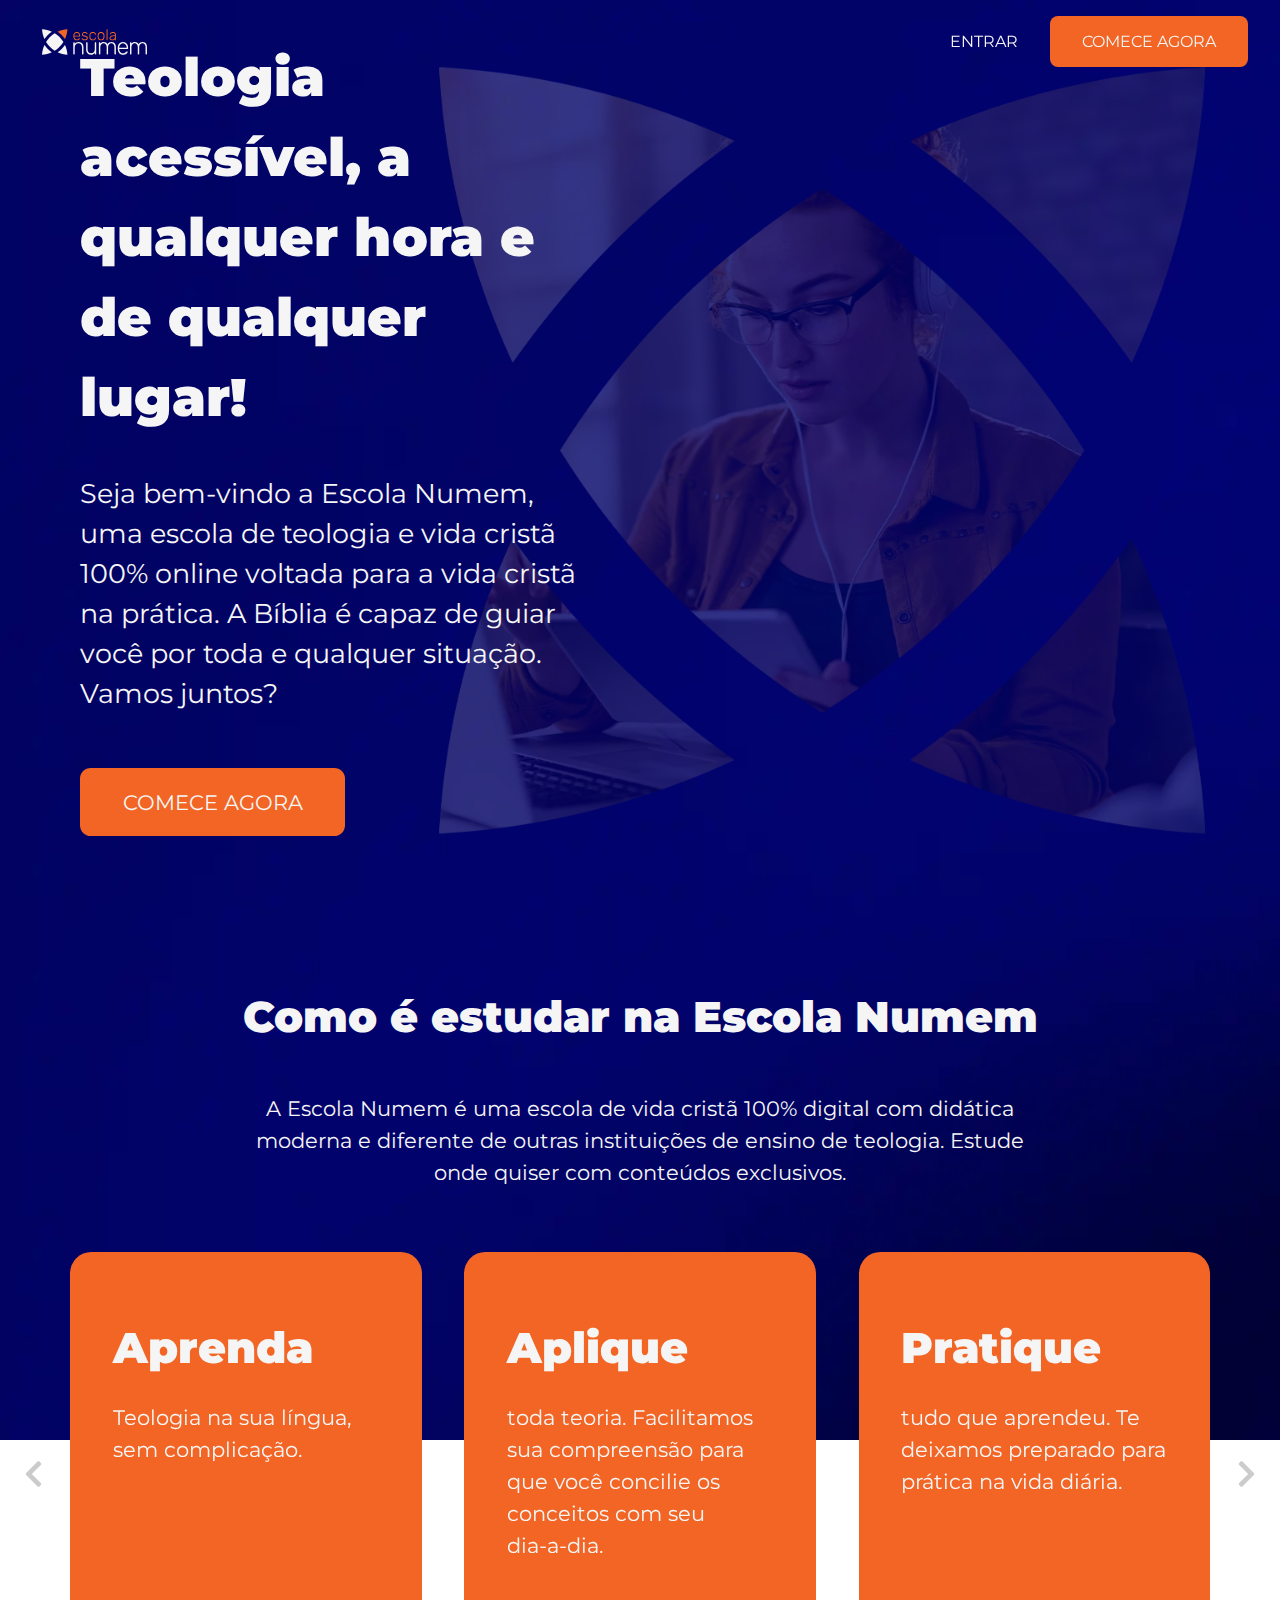
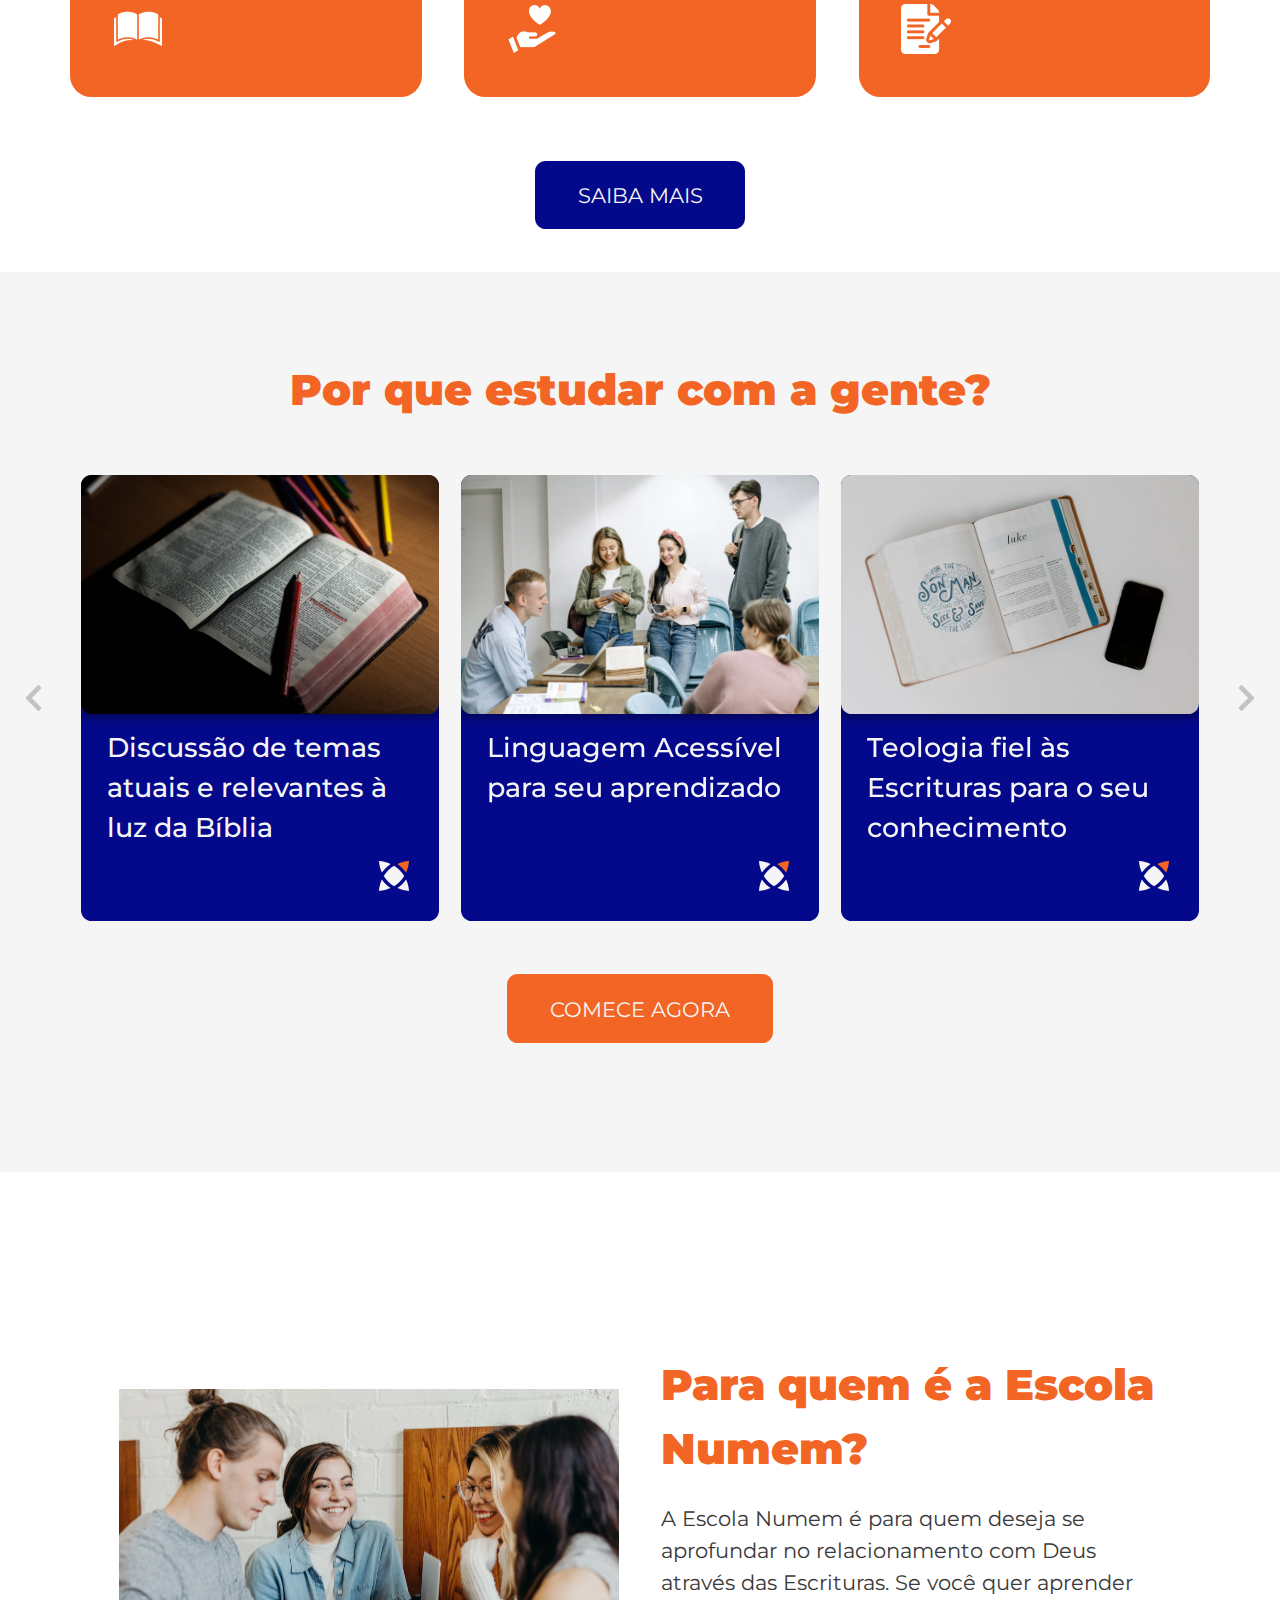
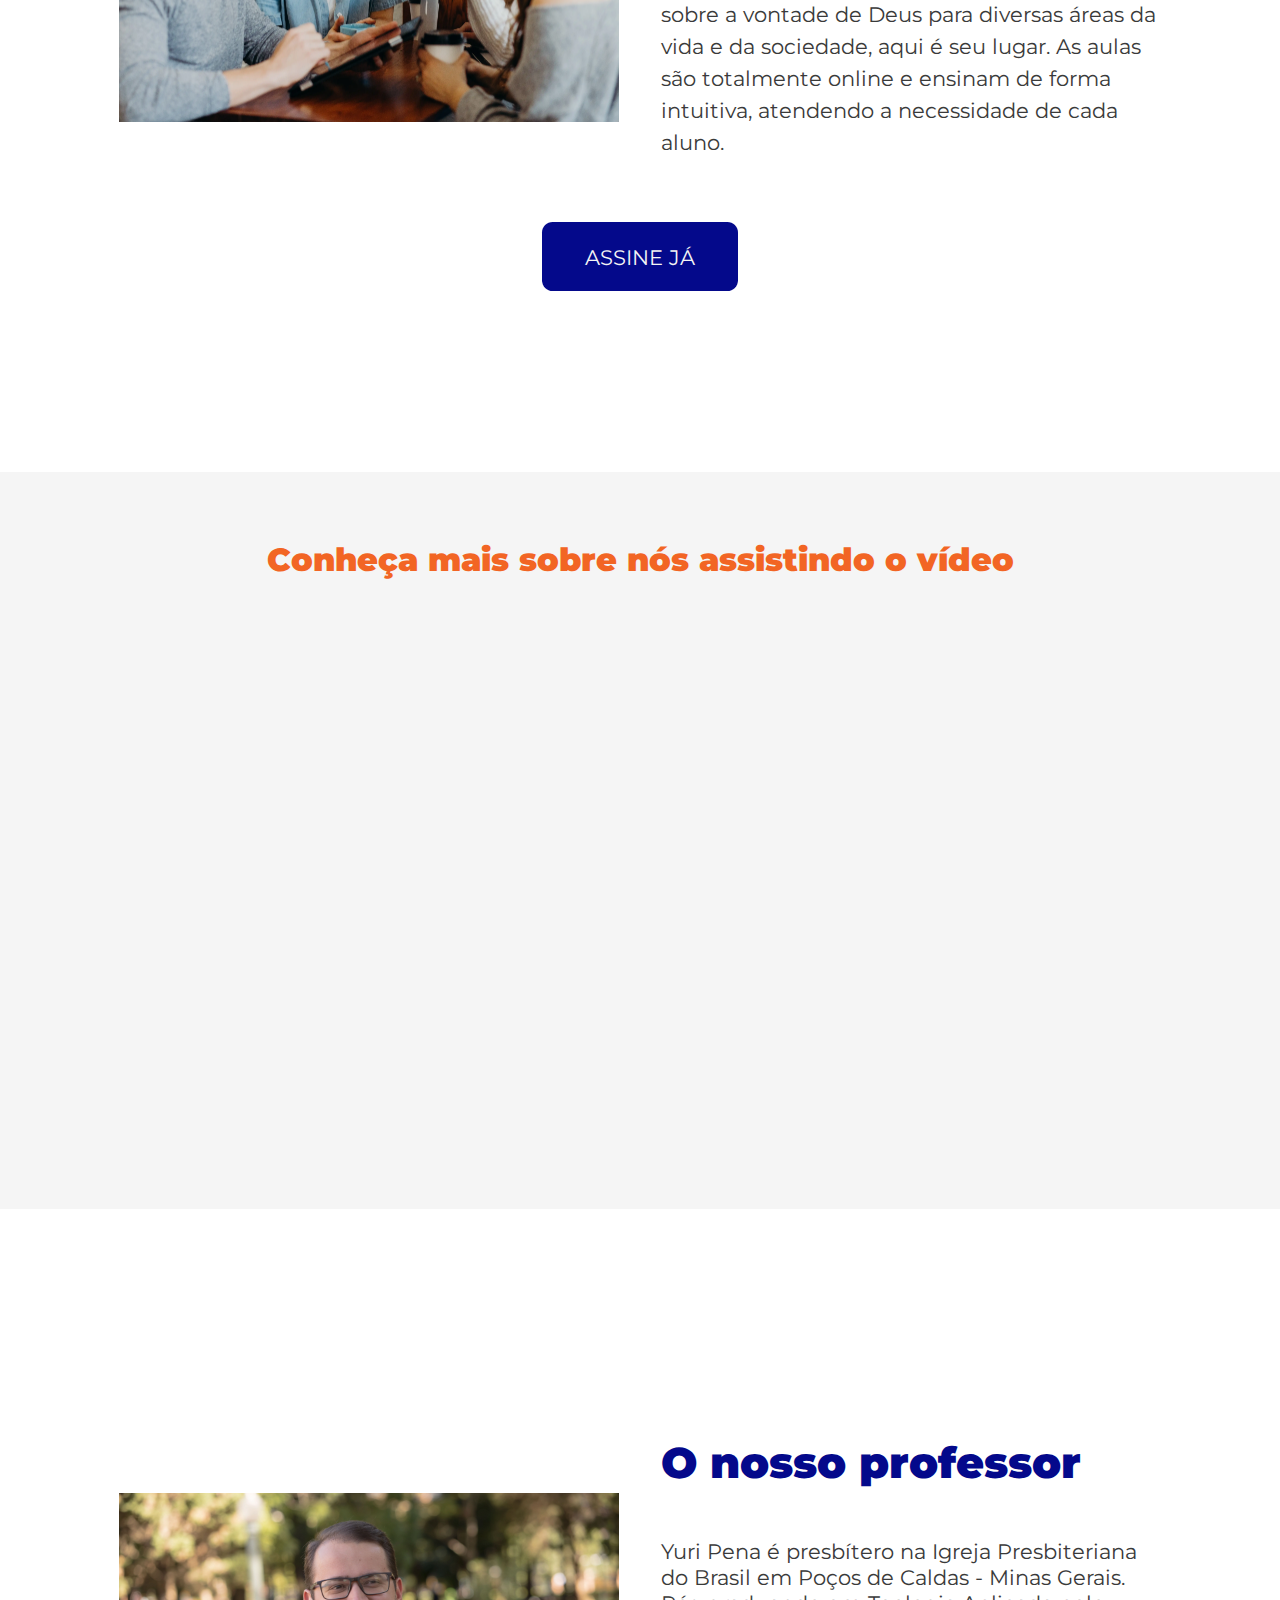
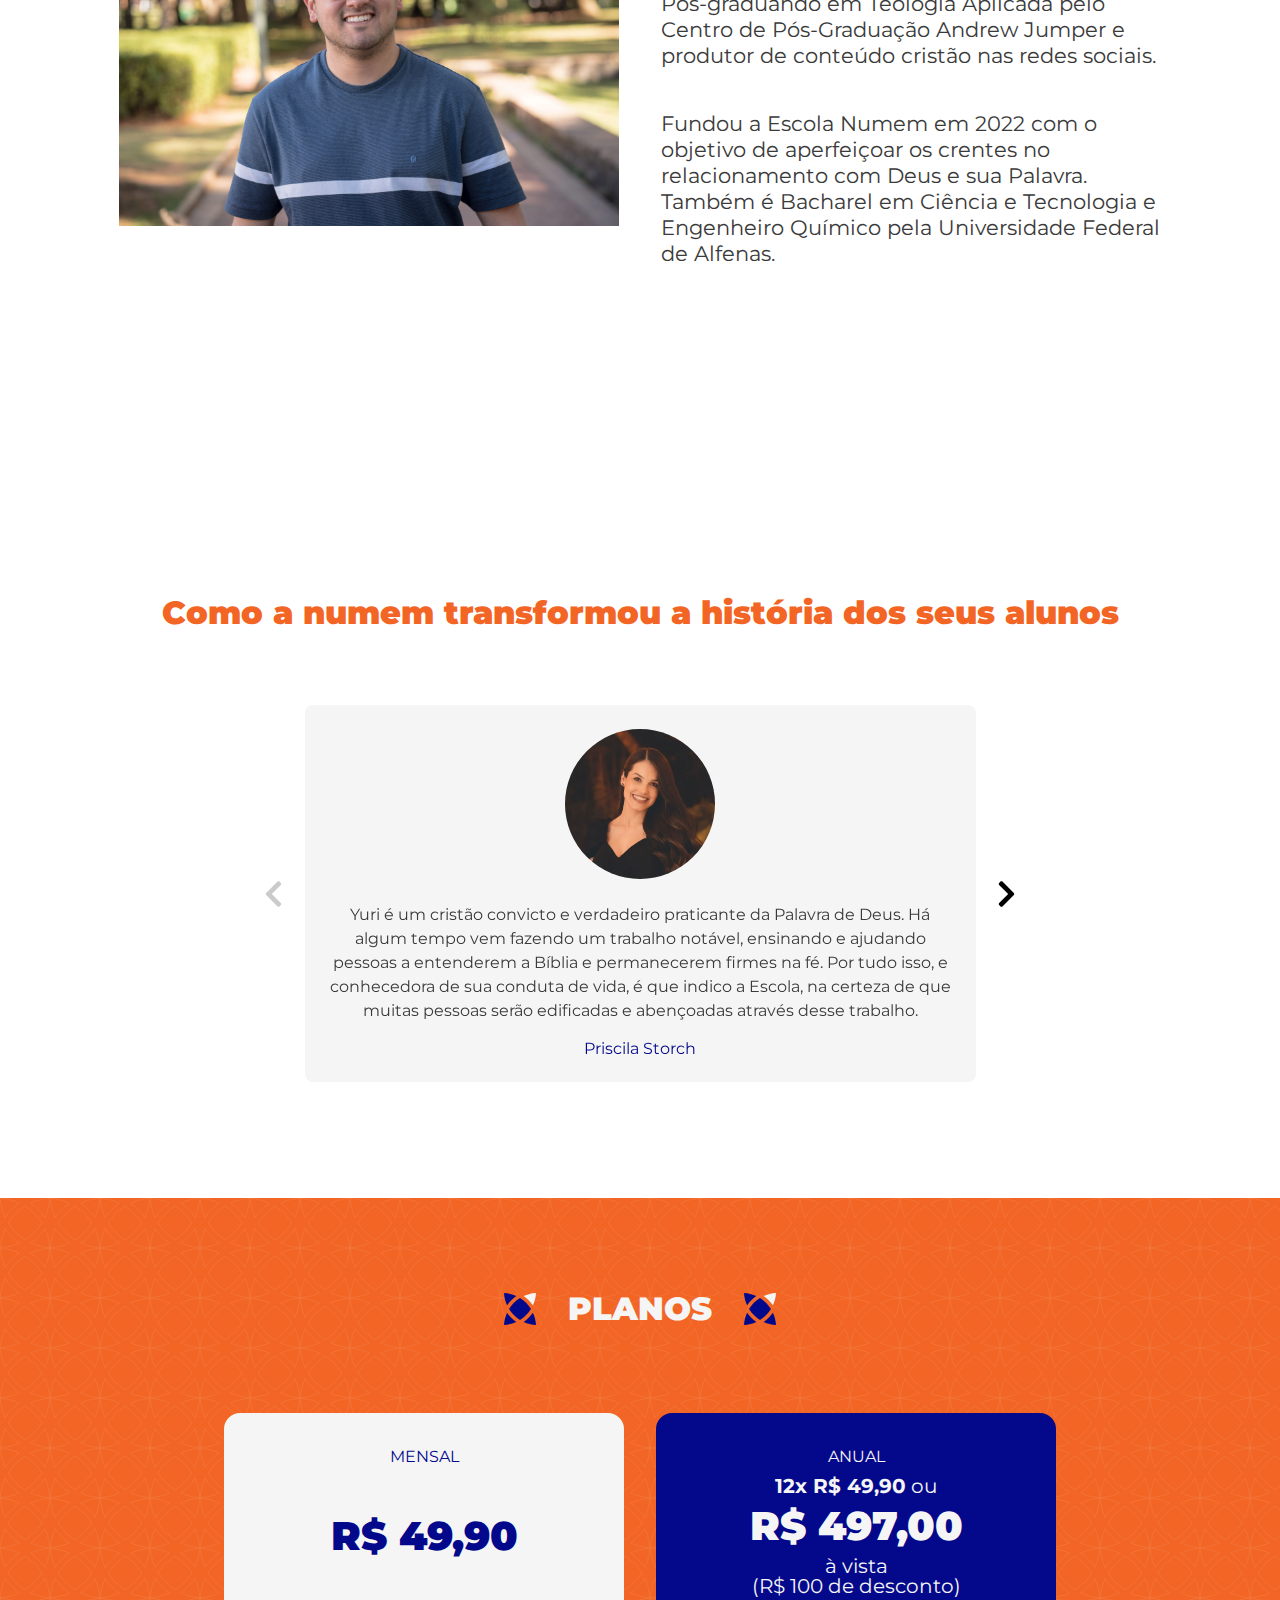
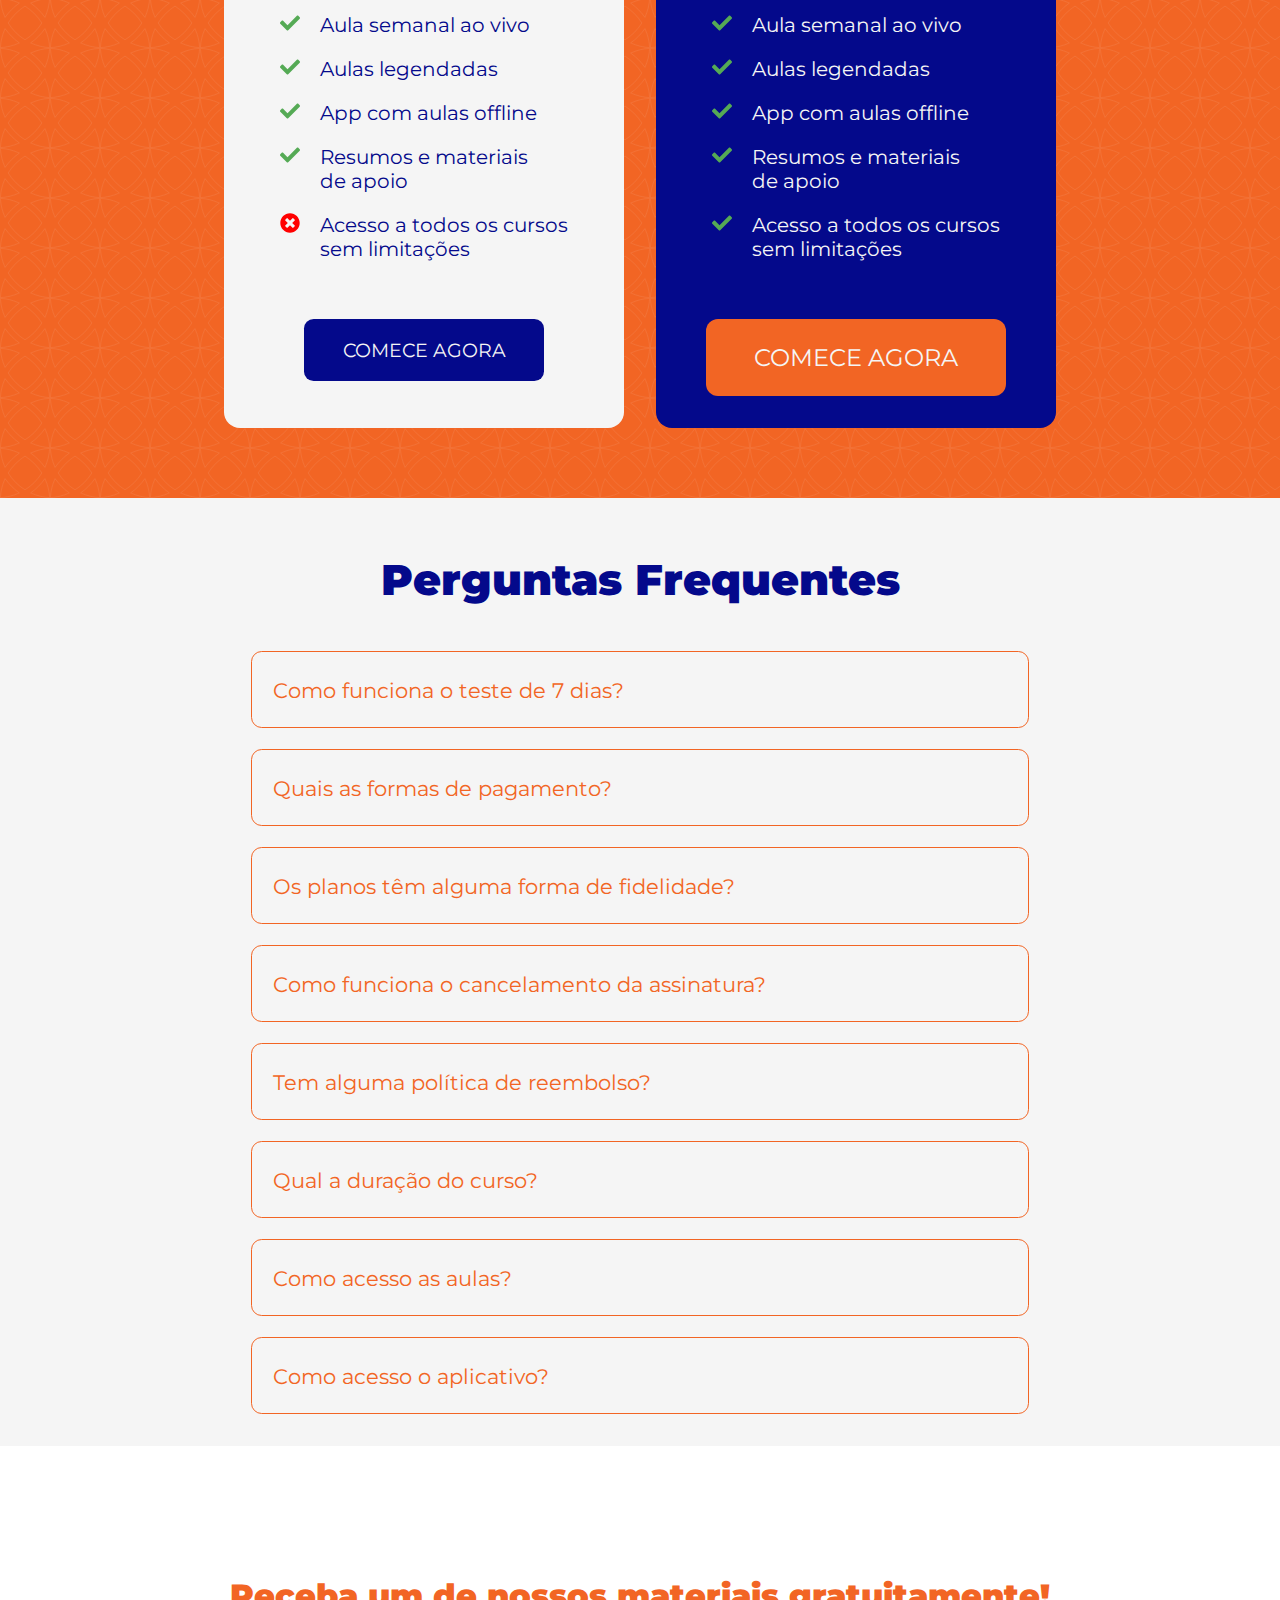
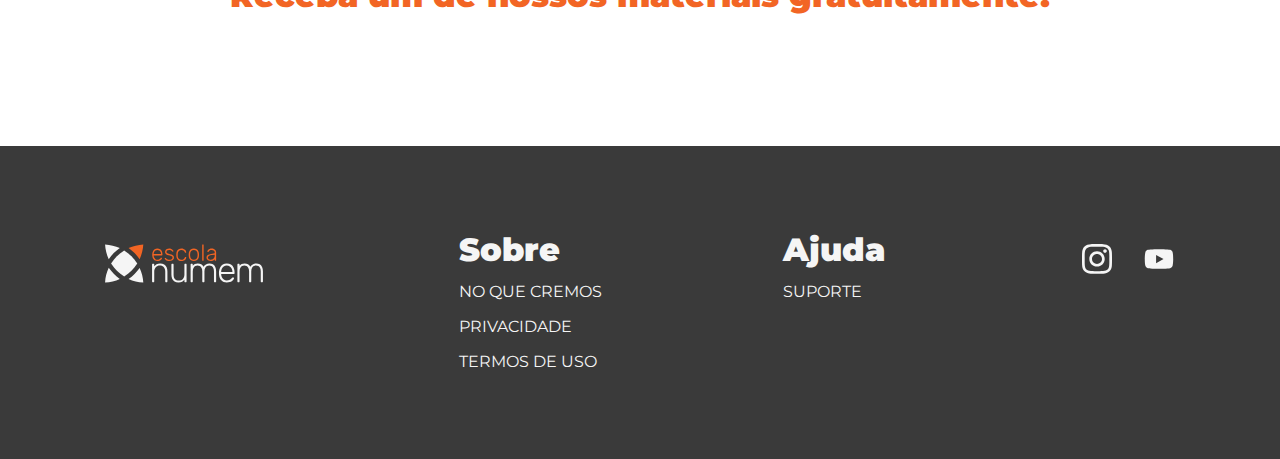
<file: src/index.html>
<!DOCTYPE html>
<html lang="en">
<head>
    <meta charset="UTF-8">
    <meta http-equiv="X-UA-Compatible" content="IE=edge">
    <meta name="viewport" content="width=device-width, initial-scale=1.0">
    <title>Escola Numem</title>
    <link rel="stylesheet" href="./css/base.css">
    <link rel="stylesheet" href="./css/style.css">
    <link rel="stylesheet" href="./libs/glider/glider.min.css">
    <script src="./libs/glider/glider.min.js"></script>
    <link rel="shortcut icon" href="./images/logo.png" type="image/png">
    <script type="text/javascript">
        var _iub = _iub || [];
        _iub.csConfiguration = {"askConsentAtCookiePolicyUpdate":true,"ccpaAcknowledgeOnDisplay":true,"consentOnContinuedBrowsing":false,"cookiePolicyInOtherWindow":true,"countryDetection":true,"enableCcpa":true,"floatingPreferencesButtonDisplay":"anchored-bottom-right","gdprAppliesGlobally":false,"invalidateConsentWithoutLog":true,"lang":"pt-BR","perPurposeConsent":true,"reloadOnConsent":true,"cookiePolicyId":59803334,"siteId":2661391, "banner":{ "acceptButtonCaptionColor":"#FFFFFF","acceptButtonColor":"#0073CE","acceptButtonDisplay":true,"backgroundColor":"#FFFFFF","backgroundOverlay":true,"brandBackgroundColor":"#FFFFFF","brandTextColor":"#000000","closeButtonDisplay":false,"customizeButtonCaptionColor":"#4D4D4D","customizeButtonColor":"#DADADA","customizeButtonDisplay":true,"explicitWithdrawal":true,"listPurposes":true,"position":"bottom","rejectButtonCaptionColor":"#FFFFFF","rejectButtonColor":"#0073CE","rejectButtonDisplay":true,"textColor":"#000000" }};
    </script>
    <script type="text/javascript" src="//cdn.iubenda.com/cs/ccpa/stub.js"></script>
    <script type="text/javascript" src="//cdn.iubenda.com/cs/iubenda_cs.js" charset="UTF-8" async></script>
    <meta name="adopt-website-id" content="745e1033-21fb-4d52-8eb7-269e21e94a7a" />
    <script src="//tag.goadopt.io/injector.js?website_code=745e1033-21fb-4d52-8eb7-269e21e94a7a" class="adopt-injector"></script>
    <!-- Meta Pixel Code -->
    <meta name="facebook-domain-verification" content="8pbe3uhgtehh52lat5me8u8y92vg6t" />
    <script>
        !(function (f, b, e, v, n, t, s) {
            if (f.fbq) return;
            n = f.fbq = function () {
                n.callMethod
                    ? n.callMethod.apply(n, arguments)
                    : n.queue.push(arguments);
            };
            if (!f._fbq) f._fbq = n;
            n.push = n;
            n.loaded = !0;
            n.version = "2.0";
            n.queue = [];
            t = b.createElement(e);
            t.async = !0;
            t.src = v;
            s = b.getElementsByTagName(e)[0];
            s.parentNode.insertBefore(t, s);
        })(
            window,
            document,
            "script",
            "https://connect.facebook.net/en_US/fbevents.js"
        );
        fbq("init", "1876708645851662");
        fbq("track", "PageView");
    </script>
    <noscript
        ><img
            height="1"
            width="1"
            style="display: none"
            src="https://www.facebook.com/tr?id=1876708645851662&ev=PageView&noscript=1"
    /></noscript>
    <!-- End Meta Pixel Code -->
</head>
<body>
    <nav id="fix_header">
        <a href="#home">
            <img id="logo" src="./images/logotipo-laranja-branco.svg" alt="firefox logo">
        </a>
        <div id="links">
            <a href="https://escolanumem.club.hotmart.com/" target="_blank">Entrar</a>
            <a href="#comecar" class="highlight mobile">Comece</a>
            <a href="#comecar" class="highlight">Comece Agora</a>
        </div>
    </nav>
    <section id="home">
        <div id="bkg"></div>
        <div id="smiling">
            <img src="./images/novo14.webp" alt="Várias pessoas">
            <img src="./images/novo11.webp" alt="Várias pessoas">
        </div>
        <div id="text">
            <h1>Teologia acessível, a qualquer hora e de qualquer lugar!</h1>
            <span>
                Seja bem-vindo a Escola Numem, uma escola de teologia e vida cristã 100% online voltada para a vida cristã na prática. A Bíblia é capaz de guiar você por toda e qualquer situação. Vamos juntos?
            </span>
            <a href="#comecar" class="bkg-orange">Comece Agora</a>
        </div>
    </section>
    <section id="como">
        <div id="content">
            <h1>Como é estudar na Escola Numem</h1>
            <span>A Escola Numem é uma escola de vida cristã 100% digital com didática moderna e diferente de outras instituições de ensino de teologia. Estude onde quiser com conteúdos exclusivos.</span>
            <div id="cards" class="carrossel">
                <div id="como_ant" class="botao anterior"></div>
                <div id="itens">
                    <div>
                        <div class="card">
                            <h1>Aprenda</h1>
                            <span>Teologia na sua língua, sem complicação.</span>
                            <img class="icon" src="./images/icone1.webp" alt="ícone de estudo">
                        </div>
                    </div>
                    <div>
                        <div class="card">
                            <h1>Aplique</h1>
                            <span>toda teoria. Facilitamos sua compreensão para que você concilie os conceitos com seu dia&#8209;a&#8209;dia.</span>
                            <img class="icon" src="./images/icone2.webp" alt="ícone de estudo">
                        </div>
                    </div>
                    <div>
                        <div class="card">
                            <h1>Pratique</h1>
                            <span>tudo que aprendeu. Te deixamos preparado para prática na vida diária.</span>
                            <img class="icon" src="./images/novo15.webp" alt="ícone de estudo">
                        </div>
                    </div>
                </div>
                <div id="como_seg" class="botao proximo"></div>
            </div>
            <div id="button">
                <a href="#comecar" class="bkg-blue">Saiba Mais</a>
            </div>
        </div>
    </section>
    <section id="porque">
        <h1>Por que estudar com a gente?</h1>
        <div id="cards" class="carrossel">
            <div id="porque_ant" class="botao anterior"></div>
            <div id="itens">
                <div>
                    <div class="card">
                        <img src="./images/novo1.webp" alt="Homem sorrindo">
                        <h1>Discussão de temas atuais e relevantes à luz da Bíblia</h1>
                        <img class="icon" src="./images/logo-laranja-branco.svg" alt="ícone de estudo">
                    </div>
                </div>
                <div>
                    <div class="card">
                        <img src="./images/novo3.webp" alt="Homem sorrindo">
                        <h1>Linguagem Acessível para seu aprendizado</h1>
                        <img class="icon" src="./images/logo-laranja-branco.svg" alt="ícone de estudo">
                    </div>
                </div>
                <div>
                    <div class="card">
                        <img src="./images/novo4.webp" alt="Homem sorrindo">
                        <h1>Teologia fiel às Escrituras para o seu conhecimento</h1>
                        <img class="icon" src="./images/logo-laranja-branco.svg" alt="ícone de estudo">
                    </div>
                </div>
            </div>
            <div id="porque_seg" class="botao proximo"></div>
        </div>
        <div id="button">
            <a href="#comecar" class="bkg-orange">Comece Agora</a>
        </div>
    </section>
    <section id="paraquem">
        <div id="img">
            <img src="./images/novo5.webp" alt="Homem sorrindo">
        </div>
        <div id="text">
            <h1>Para quem é a Escola Numem?</h1>
            <span>A Escola Numem é para quem deseja se aprofundar no relacionamento com Deus através das Escrituras. Se você quer aprender sobre a vontade de Deus para diversas áreas da vida e da sociedade, aqui é seu lugar. As aulas são totalmente online e ensinam de forma intuitiva, atendendo a necessidade de cada aluno.</span>
        </div>
        <div id="button">
            <a href="#comecar" class="bkg-blue">Assine Já</a>
        </div>
    </section>
    <section id="conheca">
        <h1>Conheça mais sobre nós assistindo o vídeo</h1>
        <iframe
            src="https://www.youtube.com/embed/CYnv-zfuJi8?controls=0&modestbranding=1"
            title="YouTube video player"
            frameborder="0"
            allow="accelerometer; autoplay; clipboard-write; encrypted-media; gyroscope; picture-in-picture"
            allowfullscreen
        ></iframe>
    </section>
    <section id="professor">
        <div id="img">
            <img src="./images/yuri.webp" alt="Yuri Pena sorrindo">
        </div>
        <div id="text">
            <h1>O nosso professor</h1>
            <div>
                <p>
                    Yuri Pena é presbítero na Igreja Presbiteriana do Brasil em Poços de Caldas - Minas Gerais. Pós-graduando em Teologia Aplicada pelo Centro de Pós-Graduação Andrew Jumper e produtor de conteúdo cristão nas redes sociais.
                </p>
                <p>
                    Fundou a Escola Numem em 2022 com o objetivo de aperfeiçoar os crentes no relacionamento com Deus e sua Palavra. Também é Bacharel em Ciência e Tecnologia e Engenheiro Químico pela Universidade Federal de Alfenas.
                </p>
            </div>
        </div>
    </section>
    <section id="relatos">
        <!-- <div id="pattern_separator"></div> -->
        <h1>Como a numem transformou a história dos seus alunos</h1>
        <div id="list" class="carrossel">
            <div id="relato_ant" class="botao anterior"></div>
            <div id="itens">
                <div>
                    <div class="relato">
                        <div class="img" style="background-image: url('./images/novo6.webp');"></div>
                        <span class="conteudo">Yuri é um cristão convicto e verdadeiro praticante da Palavra de Deus. Há algum tempo vem fazendo um trabalho notável, ensinando e ajudando pessoas a entenderem a Bíblia e permanecerem firmes na fé. Por tudo isso, e conhecedora de sua conduta de vida, é que indico a Escola, na certeza de que muitas pessoas serão edificadas e abençoadas através desse trabalho.</span>
                        <div class="nome">Priscila Storch</div>
                    </div>
                </div>
                <div>
                    <div class="relato">
                        <div class="img" style="background-image: url('./images/novo8.webp');"></div>
                        <span class="conteudo">Sem dúvida existem fontes que jorram água limpa em meio ao vale de ossos secos da internet, o Yuri é um bom exemplo disso. Há algum tempo ele chamou minha atenção e da equipe do Prisma pela lucidez e temor com que lidava com o Evangelho, além da alegria que permeia seu excelente discurso e ensino teológico. Ainda hoje sigo de perto seus ensinamentos extremamente didáticos, ortodoxos e, por que não, divertidos! Estudar tendo o Yuri como mentor é certeza de um crescimento intelectual regado a piedade.</span>
                        <div class="nome">João Pedro Rios - Cofundador Efeito Prisma</div>
                    </div>
                </div>
                <div>
                    <div class="relato">
                        <div class="img" style="background-image: url('./images/novo10.webp');"></div>
                        <span class="conteudo">Yuri Pena é um exímio estudioso das Escrituras e está muito atento aos eventos da atualidade. Através do seu ministério, tem sido um instrumento do Senhor em sua igreja local e na internet. É por esse motivo que indico a Escola - uma excelente oportunidade para quem busca desenvolver-se na vida cristã.</span>
                        <div class="nome">Samara Gondim</div>
                    </div>
                </div>
                <div>
                    <div class="relato">
                        <div class="img" style="background-image: url('./images/novo9.webp');"></div>
                        <span class="conteudo">O presbítero Yuri, sempre preocupado com sua formação teológica, vem a cada dia crescendo no conhecimento da fé reformada. Atualmente é um dos professores da Igreja Presbiteriana de Poços de Caldas, com grande admiração e respeito por parte dos irmãos. Além disso, tem prestado um grande trabalho à igreja de Cristo através das redes sociais. É com muita alegria, segurança e paz no coração, que recomendo aos interessados que façam parte da Escola Numem.</span>
                        <div class="nome">Pr. Sílvio Ferreira</div>
                    </div>
                </div>
                <div>
                    <div class="relato">
                        <div class="img" style="background-image: url('./images/novo7.webp');"></div>
                        <span class="conteudo">Vejo o ministério do Yuri como de um pós-missionário: trabalhando nas redes sociais com com bom conteúdo, inteligência, boa teologia e claro, muita Bíblia! Seu trabalho na Escola Numem é uma benção para muitos, assim como já tem sido no Instagram.</span>
                        <div class="nome">Bianca Bornelli</div>
                    </div>
                </div>
            </div>
            <div id="relato_seg" class="botao proximo"></div>
        </div>
    </section>
    <section id="comecar">
        <h1>PLANOS</h1>
        <div id="planos">
            <div class="plano">
                <span class="prazo">MENSAL</span>
                <h1>R$ 49,90</h1>
                <ul>
                    <li>Aula semanal ao vivo</li>
                    <li>Aulas legendadas</li>
                    <li>App com aulas offline</li>
                    <li>Resumos e materiais<br/>de apoio</li>
                    <li class="disabled">Acesso a todos os cursos <br/>sem limitações</li>
                </ul>
                <div id="button">
                    <a href="https://pay.hotmart.com/Y69143037T?off=hfxk1sjw&checkoutMode=10&bid=1652227430506" class="bkg-blue">Comece Agora</a>
                </div>
            </div>
            <div class="plano bkg-blue">
                <span class="prazo">ANUAL</span>
                <h1>
                    <small><b>12x R$ 49,90</b> ou</small>
                    R$ 497,00<br/>
                    <small>à vista<br/>(R$ 100 de desconto)</small>
                </h1>
                <ul>
                    <li>Aula semanal ao vivo</li>
                    <li>Aulas legendadas</li>
                    <li>App com aulas offline</li>
                    <li>Resumos e materiais <br/>de apoio</li>
                    <li>Acesso a todos os cursos <br/>sem limitações</li>
                </ul>
                <div id="button">
                    <a href="https://pay.hotmart.com/Y69143037T?off=s4axqrex&checkoutMode=10&bid=1652311090656" class="bkg-orange">Comece Agora</a>
                </div>
            </div>
        </div>
    </section>
    <section id="perguntas">
        <h1>Perguntas Frequentes</h1>
        <div id="lista">
            <label class="pergunta">
                <input type="checkbox" class="ck_pergunta"/>
                <div class="titulo">Como funciona o teste de 7 dias?</div>
                <div class="conteudo">
                    Para fazer o teste de 7 dias você deve assinar a Escola Numem por meio de cartão de crédito, manter selecionada a opção de 7 dias grátis e, então, antes de vencer o prazo de 7 dias, realizar o cancelamento da assinatura.
                </div>
            </label>
            <label class="pergunta">
                <input type="checkbox" class="ck_pergunta"/>
                <div class="titulo">Quais as formas de pagamento?</div>
                <div class="conteudo">
                    <p>A assinatura mensal pode ser adquirida por R$ 49,90 por mês e a assinatura anual por R$ 497 à vista (ou 12x R$ 49,90).</p>
                    <p>A forma de pagamento disponível é cartão de crédito.</p>
                </div>
            </label>
            <label class="pergunta">
                <input type="checkbox" class="ck_pergunta"/>
                <div class="titulo">Os planos têm alguma forma de fidelidade?</div>
                <div class="conteudo">
                    <p>Não, nós não exigimos fidelidade.</p>
                    <p>Ao adquirir nossa assinatura no modelo de mensalidade, você pode cancelar quando quiser, sem que seja necessário continuar por mais de um mês.</p>
                    <p>O mesmo ocorre para a assinatura no modelo anual, que você pode cancelar no momento que desejar (sujeito à política de reembolso), sem que seja necessário continuar por mais de um ano.</p>
                </div>
            </label>
            <label class="pergunta">
                <input type="checkbox" class="ck_pergunta"/>
                <div class="titulo">Como funciona o cancelamento da assinatura?</div>
                <div class="conteudo">
                    <p>Você pode cancelar a sua assinatura quando quiser. Basta seguir o tutorial <a href="http://https://help.hotmart.com/pt-BR/article/cancelar-assinatura/115002183968" target="_blank" rel="noopener noreferrer">clicando aqui</a> ou copiando o seguinte link no seu avegador: <a href="http://https://help.hotmart.com/pt-BR/article/cancelar-assinatura/115002183968" target="_blank" rel="noopener noreferrer">https://help.hotmart.com/pt-BR/article/cancelar-assinatura/115002183968</a></p>
                    <p><b>Mas atenção:</b> o cancelamento retira seu acesso instantaneamente. Recomendamos que você verifique sua data de renovação, para saber quando cancelar sem perder nenhum dia.</p>
                </div>
            </label>
            <label class="pergunta">
                <input type="checkbox" class="ck_pergunta"/>
                <div class="titulo">Tem alguma política de reembolso?</div>
                <div class="conteudo">
                    <p>Quem escolhe a opção de teste de sete dias pode cancelar sua assinatura dentro desse período, sem que ela seja cobrada. Caso você tenha perdido o prazo de cancelamento, não faremos reembolso. Exigimos dos nossos alunos o mesmo respeito com que os tratamos. Portanto, fique atento ao prazo.</p>
                    <p>Sobre o plano anual: você pode solicitar ao nosso suporte o reembolso proporcional ao período entre a data do cancelamento e o término da assinatura anual, com retenção de 30% do sobre as mensalidades vincendas a título de multa pela rescisão antecipada.</p>
                    <p>Em caso de outra necessidade, contate o suporte através do e-mail suporte@escolanumem.com.br.</p>
                </div>
            </label>
            <label class="pergunta">
                <input type="checkbox" class="ck_pergunta"/>
                <div class="titulo">Qual a duração do curso?</div>
                <div class="conteudo">
                    <p>A Escola Numem não tem uma duração predeterminada. É um programa de assinatura em que o aluno pode decidir quando e como estudar, e pode estar sempre em contato com novos temas relevantes relacionados à Palavra de Deus.</p>
                </div>
            </label>
            <label class="pergunta">
                <input type="checkbox" class="ck_pergunta"/>
                <div class="titulo">Como acesso as aulas?</div>
                <div class="conteudo">
                    <p>Nós enviamos o acesso para a aula ao vivo toda quarta-feira por e-mail. Garanta que nosso endereço esteja entre os contatos confiáveis e sempre verifique a caixa de spam.</p>
                    <p>Caso queira assistir às gravações das aulas, basta acessar nossa área de membros, clicando em “ENTRAR”, no topo dessa mesma página.</p>
                    <p>Caso não lembre a sua senha, é só utilizar a função “Esqueceu sua senha?”.</p>
                    <p>Se aparecer a mensagem “Você está sem acesso, por favor contate o suporte”, logo após o login, envie um e-mail para <a href="mailto:suporte@escolanumem.com.br">suporte@escolanumem.com.br</a>, pois há um problema com seu pagamento.</p>
                </div>
            </label>
            <label class="pergunta">
                <input type="checkbox" class="ck_pergunta"/>
                <div class="titulo">Como acesso o aplicativo?</div>
                <div class="conteudo">
                    <p>Caso deseje assistir as aulas offline ou acessar nossa área de membros via smartphone, basta fazer o download do aplicativo “Hotmart Sparkle”.</p>
                </div>
            </label>
        </div>
    </section>
    <section id="inscricao_email">
        <h1>Receba um de nossos materiais gratuitamente!</h1>
        <div class="_form_3"></div>
        <script src="https://escolanumem.activehosted.com/f/embed.php?id=3" type="text/javascript" charset="utf-8"></script>
    </section>
    <section id="rodape">
        <div class="col">
            <img height="75px" src="./images/logotipo-laranja-branco.svg" alt="Logo do Firefox">
        </div>
        <div class="col">
            <h1>Sobre</h1>
            <a href="./cremos.html">No que cremos</a>
            <a href="./privacidade.html">Privacidade</a>
            <a href="./termos.html">Termos de Uso</a>
        </div>
        <div class="col">
            <h1>Ajuda</h1>
            <a href="mailto:suporte@escolanumem.com.br" target="_blank">Suporte</a>
        </div>
        <div class="col" id="redes">
            <a href="https://www.instagram.com/escolanumem" target="_blank">
                <img width="30px" src="./images/fa-instagram-brands.svg" alt="instagram">
            </a>
            <a href="https://www.youtube.com/channel/UCipvUMzYvGfjyxjI6R7UhVg" target="_blank">
                <img width="30px" src="./images/fa-youtube-brands.svg" alt="Youtube">
            </a>
        </div>
    </section>
    <script src="./js/index.js"></script>
    <script src="./js/inscricao_email.js"></script>
</body>
</html>
</file>
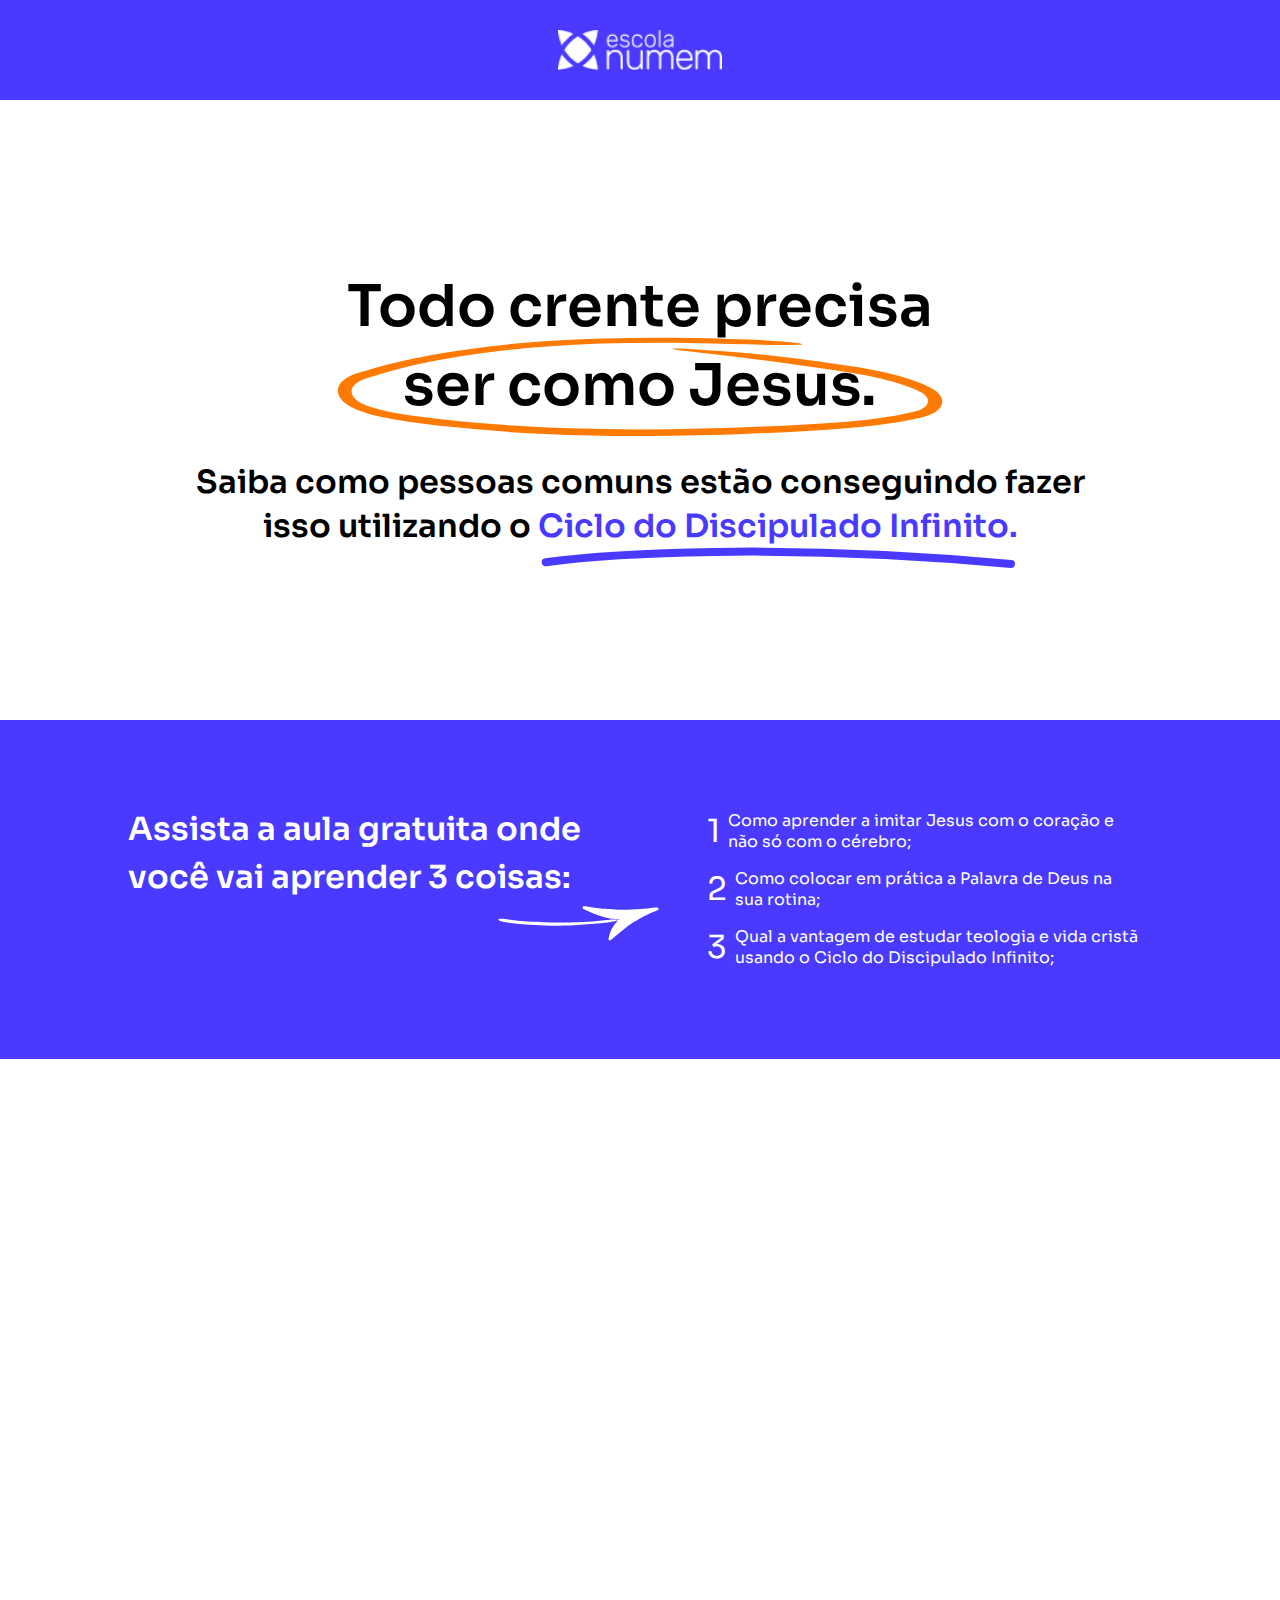
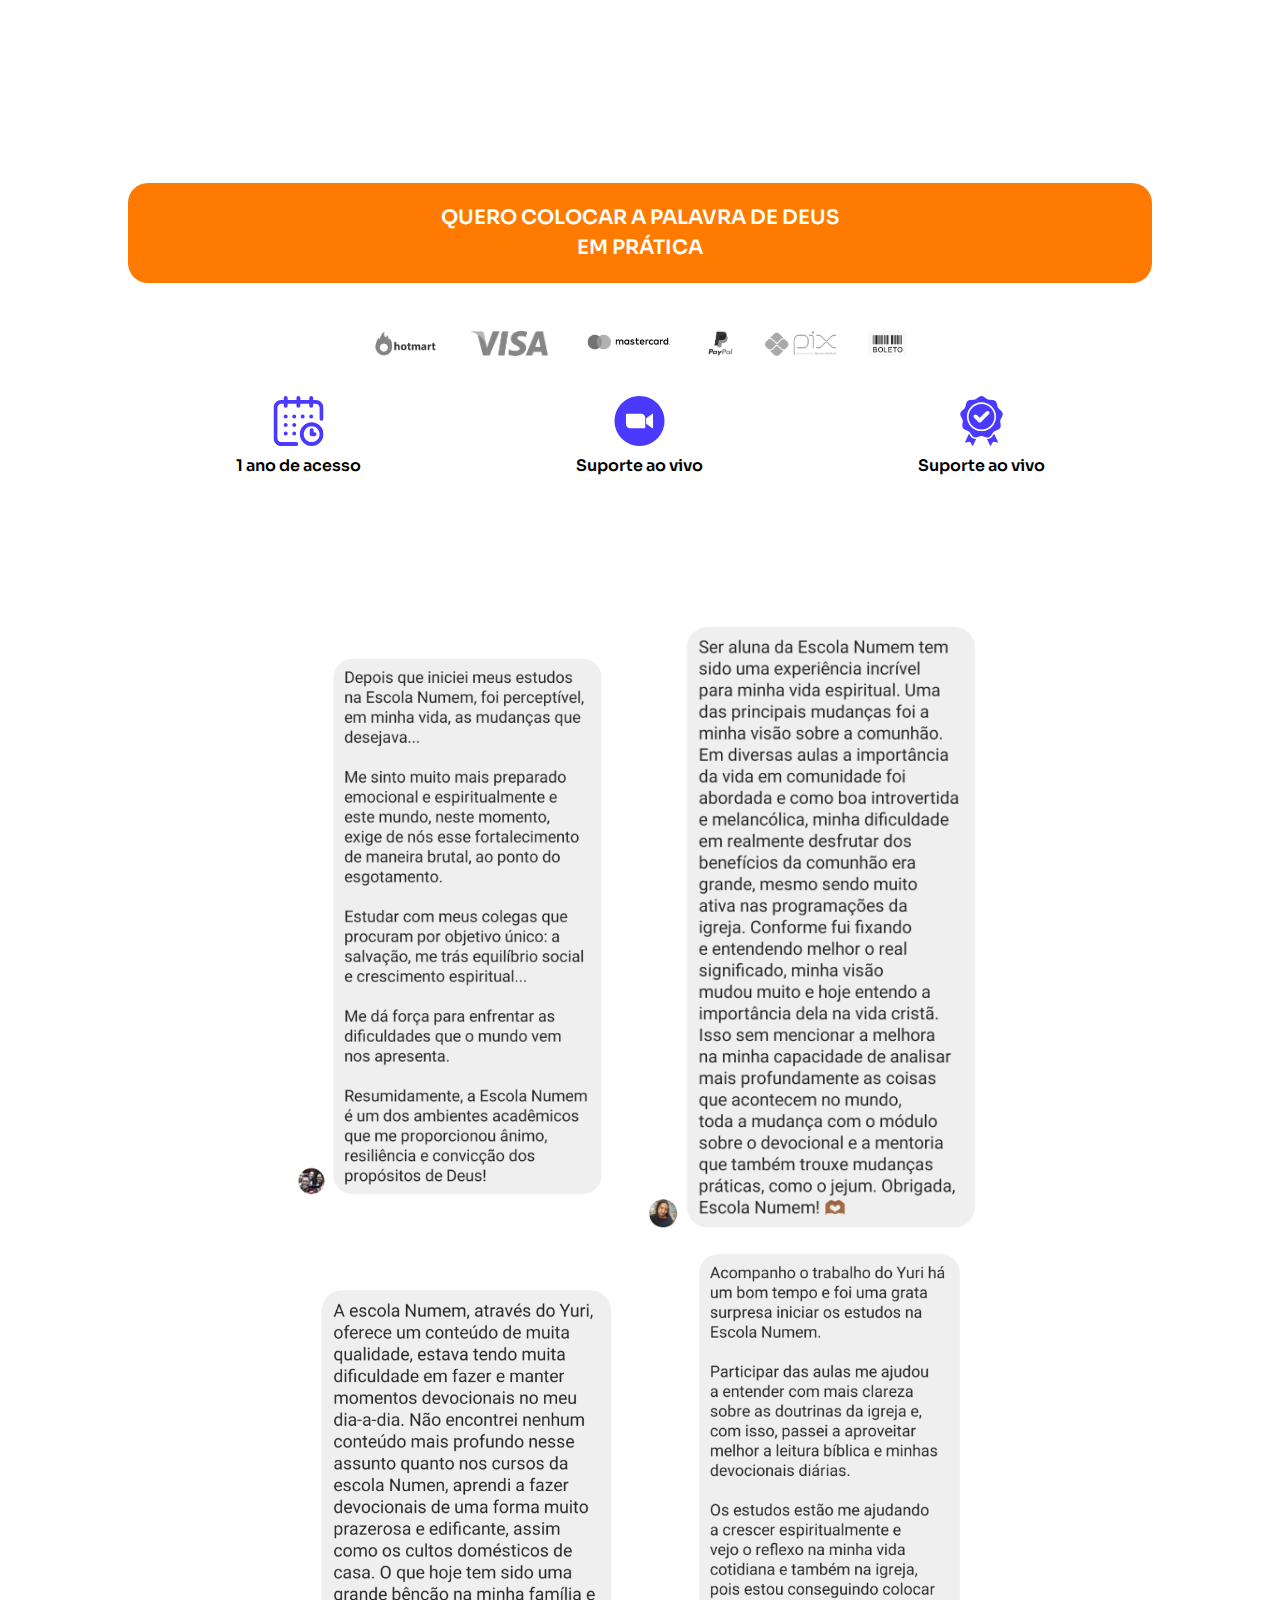
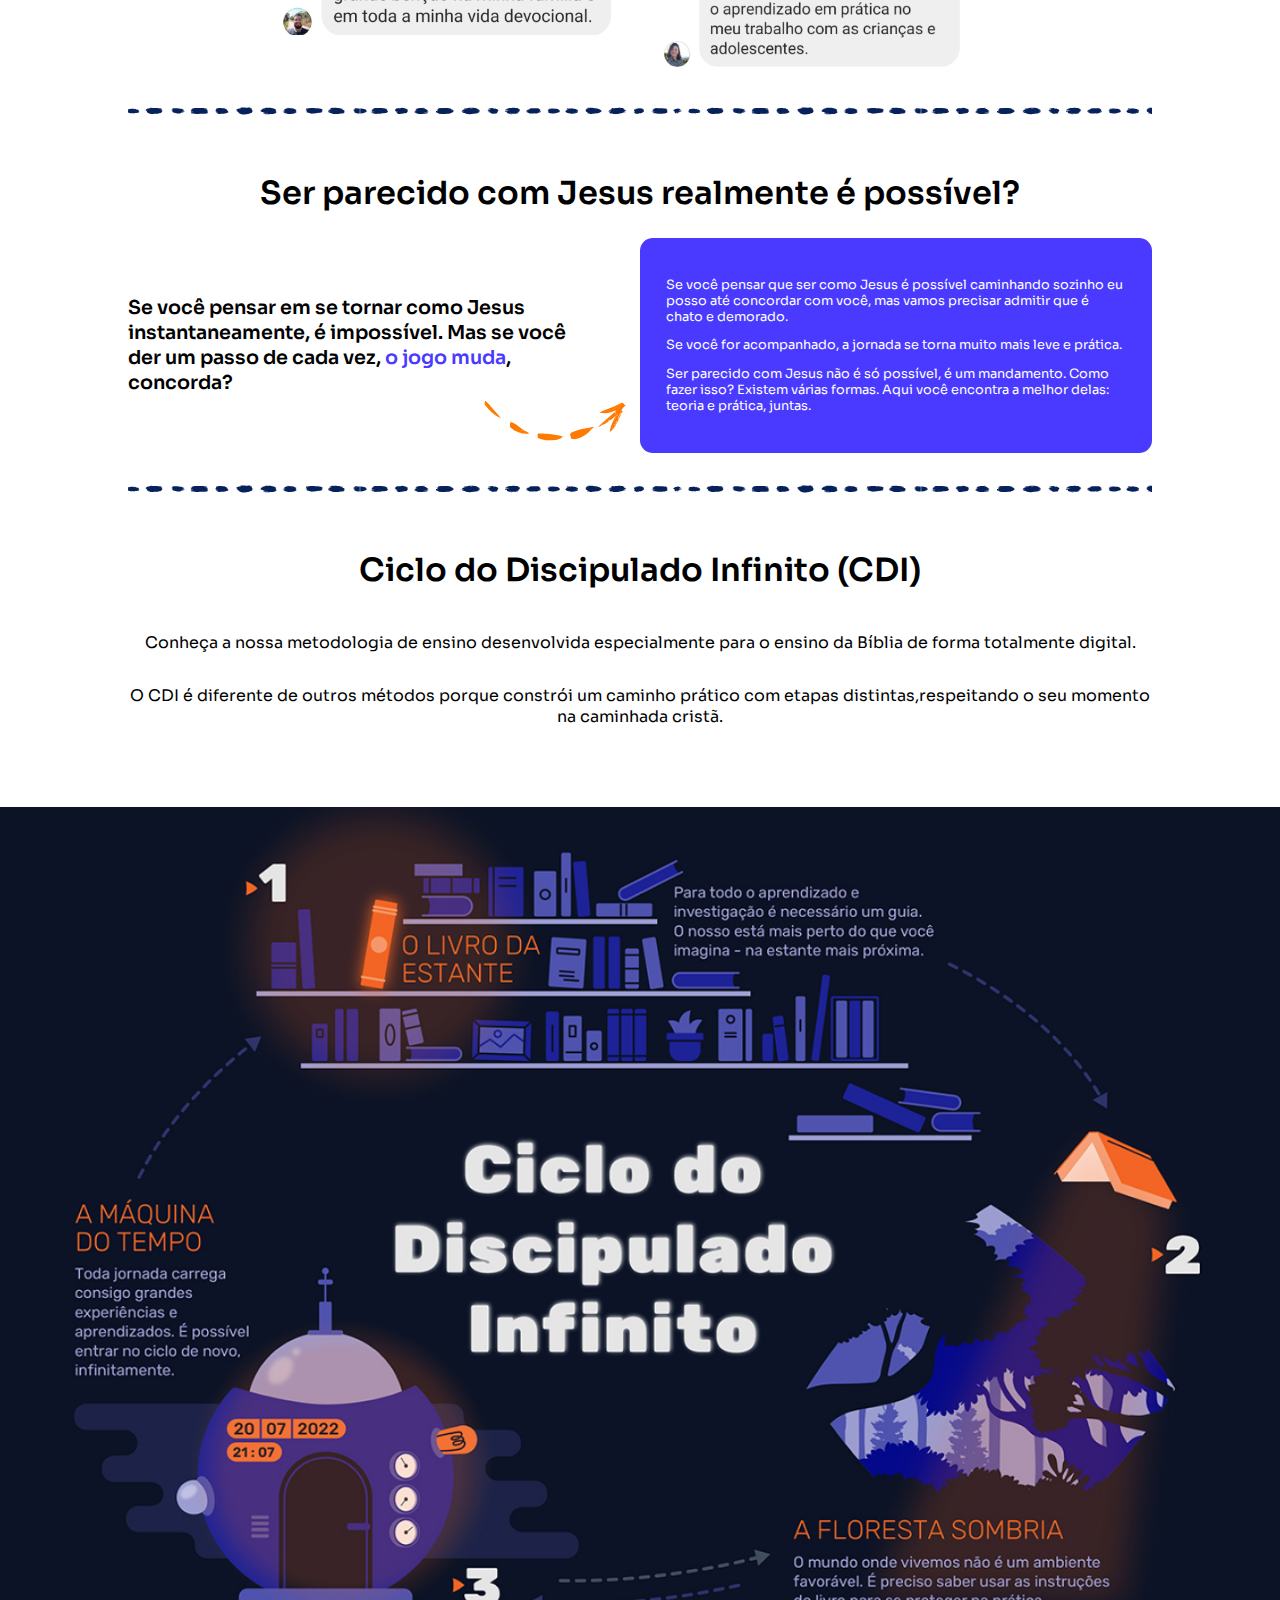
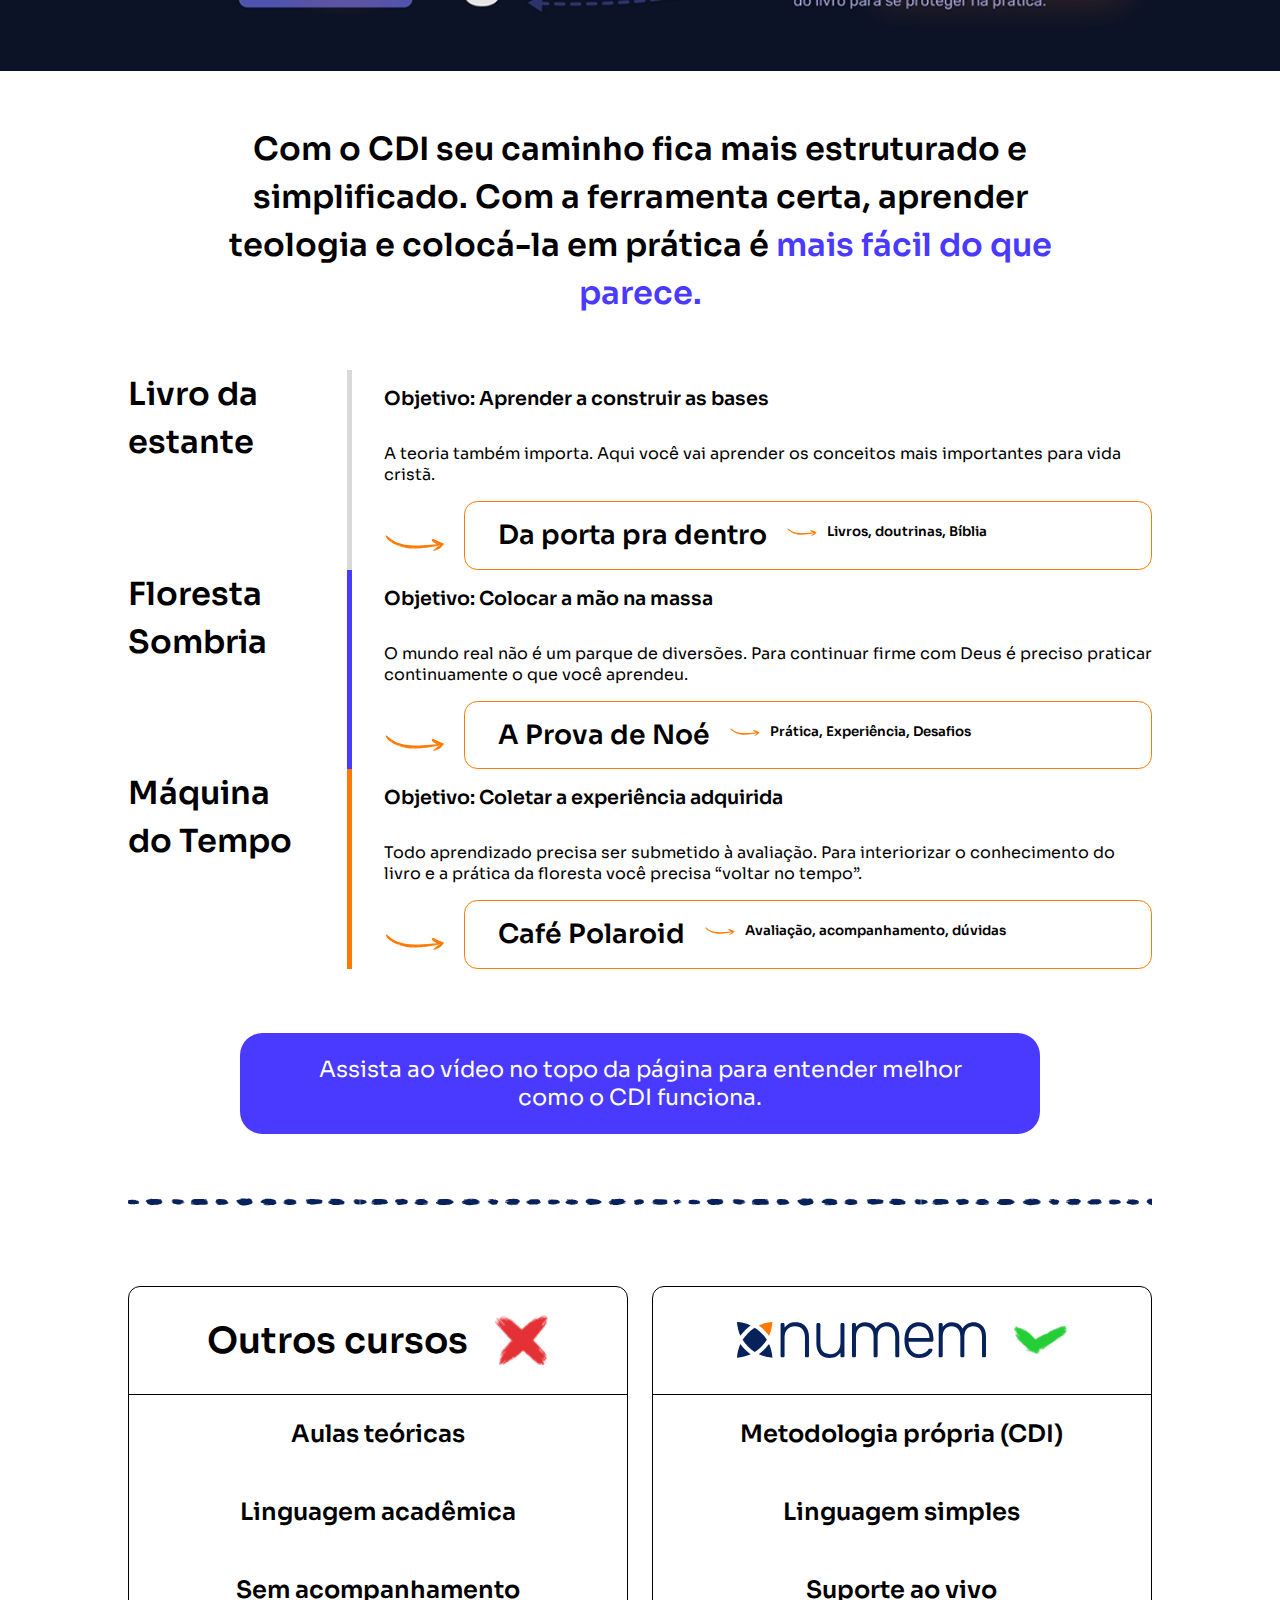
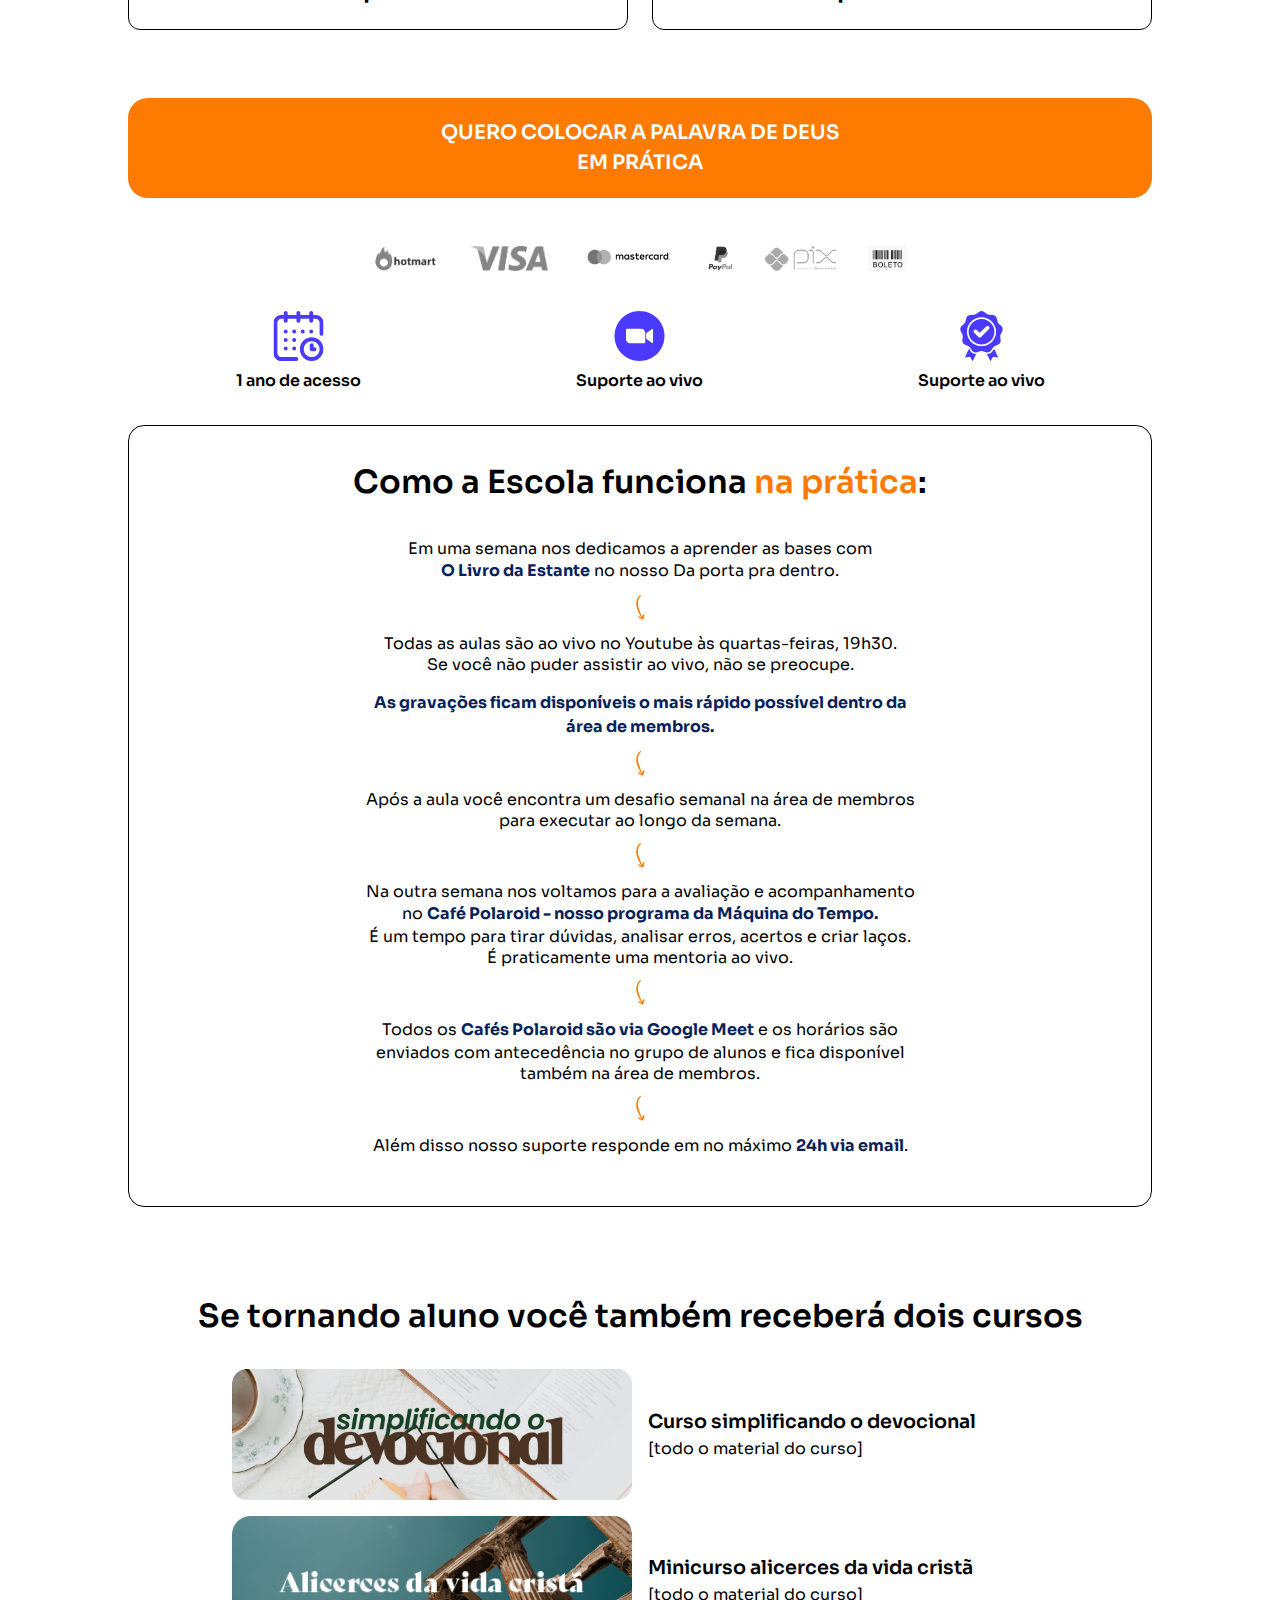
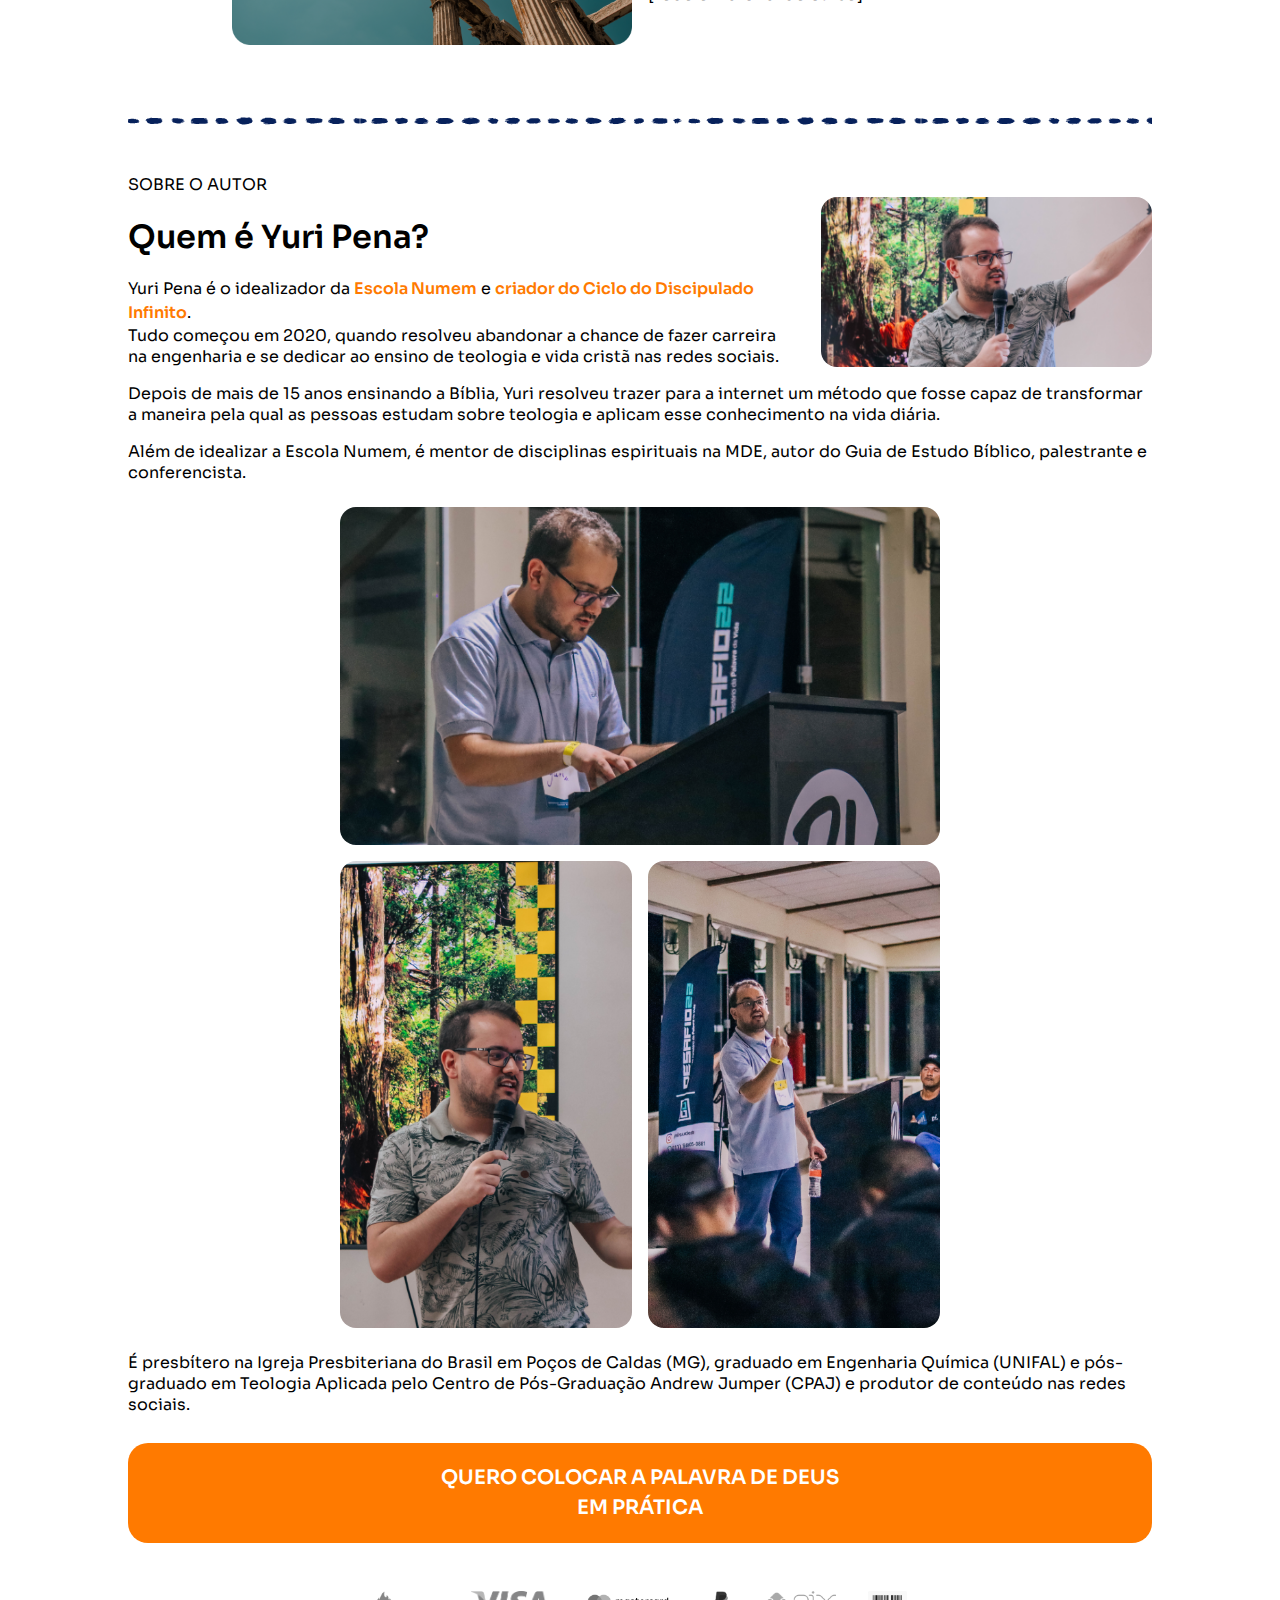
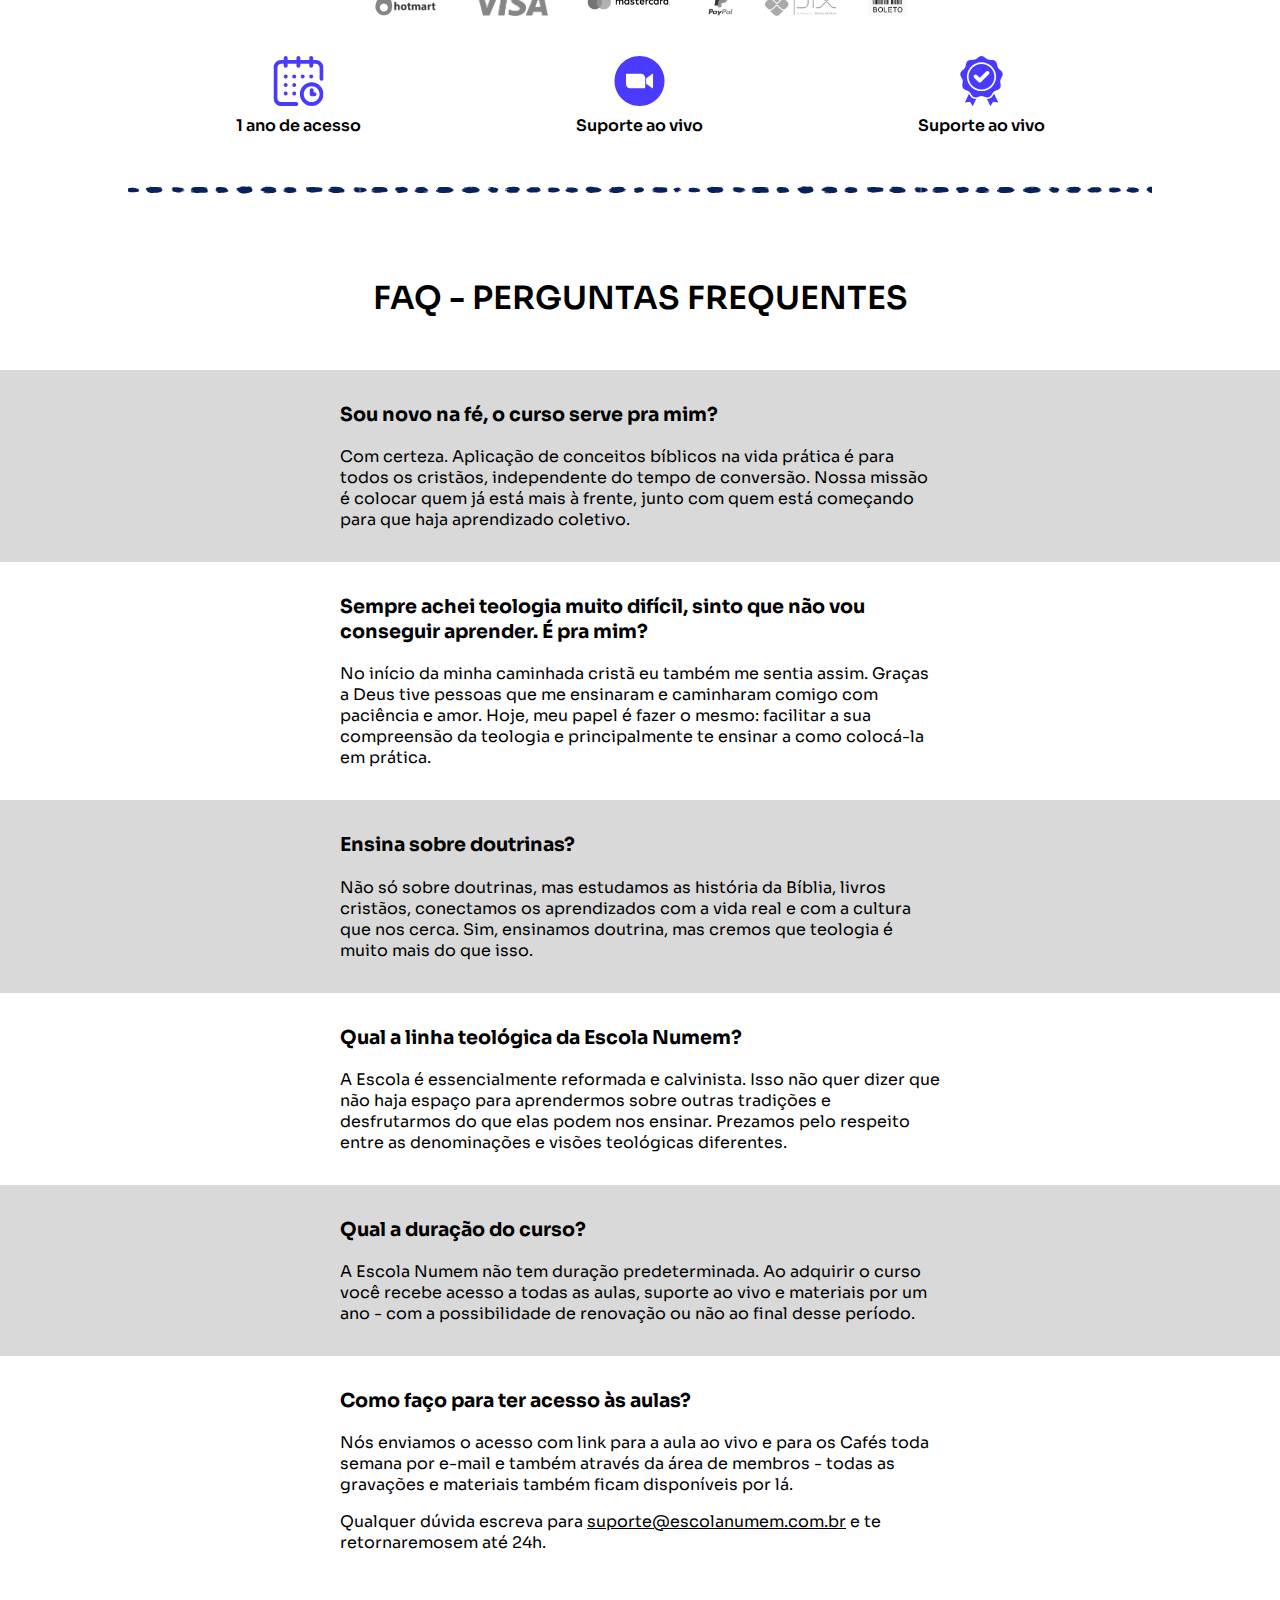
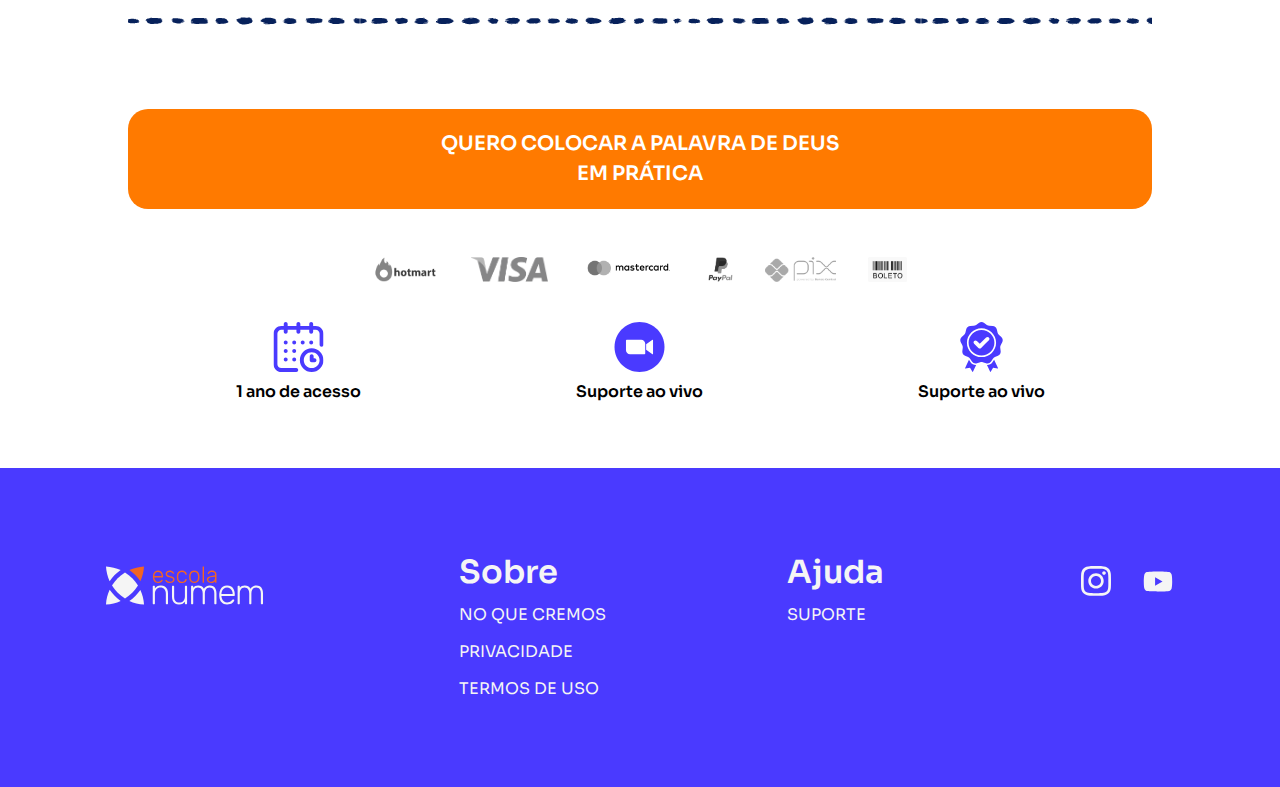
<file: src/cdi/index.html>
<!DOCTYPE html>
<html lang="en">
<head>
    <meta charset="UTF-8">
    <meta http-equiv="X-UA-Compatible" content="IE=edge">
    <meta name="viewport" content="width=device-width, initial-scale=1.0">
    <title>CDI | Escola Numem</title>
    <link rel="stylesheet" href="./css/base.css">
    <link rel="stylesheet" href="./css/style.css">
    <link rel="stylesheet" href="../libs/glider/glider.min.css">
    <script src="../libs/glider/glider.min.js"></script>
    <link rel="shortcut icon" href="../images/logo.png" type="image/png">
    <script type="text/javascript">
        var _iub = _iub || [];
        _iub.csConfiguration = {"askConsentAtCookiePolicyUpdate":true,"ccpaAcknowledgeOnDisplay":true,"consentOnContinuedBrowsing":false,"cookiePolicyInOtherWindow":true,"countryDetection":true,"enableCcpa":true,"floatingPreferencesButtonDisplay":"anchored-bottom-right","gdprAppliesGlobally":false,"invalidateConsentWithoutLog":true,"lang":"pt-BR","perPurposeConsent":true,"reloadOnConsent":true,"cookiePolicyId":59803334,"siteId":2661391, "banner":{ "acceptButtonCaptionColor":"#FFFFFF","acceptButtonColor":"#0073CE","acceptButtonDisplay":true,"backgroundColor":"#FFFFFF","backgroundOverlay":true,"brandBackgroundColor":"#FFFFFF","brandTextColor":"#000000","closeButtonDisplay":false,"customizeButtonCaptionColor":"#4D4D4D","customizeButtonColor":"#DADADA","customizeButtonDisplay":true,"explicitWithdrawal":true,"listPurposes":true,"position":"bottom","rejectButtonCaptionColor":"#FFFFFF","rejectButtonColor":"#0073CE","rejectButtonDisplay":true,"textColor":"#000000" }};
    </script>
    <script type="text/javascript" src="//cdn.iubenda.com/cs/ccpa/stub.js"></script>
    <script type="text/javascript" src="//cdn.iubenda.com/cs/iubenda_cs.js" charset="UTF-8" async></script>
    <meta name="adopt-website-id" content="745e1033-21fb-4d52-8eb7-269e21e94a7a" />
    <script src="//tag.goadopt.io/injector.js?website_code=745e1033-21fb-4d52-8eb7-269e21e94a7a" class="adopt-injector"></script>
    <!-- Meta Pixel Code -->
    <meta name="facebook-domain-verification" content="8pbe3uhgtehh52lat5me8u8y92vg6t" />
    <script>
        !(function (f, b, e, v, n, t, s) {
            if (f.fbq) return;
            n = f.fbq = function () {
                n.callMethod
                    ? n.callMethod.apply(n, arguments)
                    : n.queue.push(arguments);
            };
            if (!f._fbq) f._fbq = n;
            n.push = n;
            n.loaded = !0;
            n.version = "2.0";
            n.queue = [];
            t = b.createElement(e);
            t.async = !0;
            t.src = v;
            s = b.getElementsByTagName(e)[0];
            s.parentNode.insertBefore(t, s);
        })(
            window,
            document,
            "script",
            "https://connect.facebook.net/en_US/fbevents.js"
        );
        fbq("init", "1876708645851662");
        fbq("track", "PageView");
    </script>
    <noscript
        ><img
            height="1"
            width="1"
            style="display: none"
            src="https://www.facebook.com/tr?id=1876708645851662&ev=PageView&noscript=1"
    /></noscript>
    <!-- End Meta Pixel Code -->
</head>
<body>
    <section id="initial_logo">
        <img src="./images/logotipo_branco.png" alt="Logotipo da escola numem">
    </section>
    <section id="home">
        <div id="content">
            <div id="title">
                Todo crente precisa
                <span>
                    ser como Jesus.
                </span>
            </div>
            <div id="description">
                Saiba como pessoas comuns estão conseguindo fazer isso utilizando o
                <span>Ciclo do Discipulado Infinito.</span>
            </div>
            <div id="continue_explorando">
                <span>Continue Explorando</span>
                <img src="./images/handwrite_down_arrow.svg" alt="Seta para baixo">
            </div>
        </div>
    </section>
    <section id="assista">
        <h1>Assista a aula gratuita onde você vai aprender 3 coisas:</h1>
        <ol>
            <li>Como aprender a imitar Jesus com o coração e não só com o cérebro;</li>
            <li>Como colocar em prática a Palavra de Deus na sua rotina;</li>
            <li>Qual a vantagem de estudar teologia e vida cristã usando o Ciclo do Discipulado Infinito;</li>
        </ol>
    </section>
    <section id="video">
        <iframe
            width="100%"
            height="100%"
            src="https://www.youtube.com/embed/xK8Bp_aOOhc"
            title="YouTube video player"
            frameborder="0"
            allow="accelerometer; autoplay; clipboard-write; encrypted-media; gyroscope; picture-in-picture"
            allowfullscreen
        ></iframe>
        <div class="cta-group">
            <button>
                <span>Quero colocar a palavra de Deus em prática</span>
            </button>
            <div id="imgs">
                <img src="./images/hotmart.png" alt="Logotipo da hotmart">
                <img src="./images/visa.png" alt="Logotipo da Visa">
                <img src="./images/mastercard.png" alt="Logotipo da mastercard">
                <img src="./images/Paypal.png" alt="Logotipo do Paypal">
                <img src="./images/pix.png" alt="Símbolo do PIX">
                <img src="./images/boleto.png" alt="Codigo de barras representando boleto">
            </div>
            <div id="destaques">
                <div>
                    <img src="./images/calendar.svg" alt="Ícone de calendário">
                    <span>1 ano de acesso</span>
                </div>
                <div>
                    <img src="./images/video_call.svg" alt="Ícone de vídeo-chamada">
                    <span>Suporte ao vivo</span>
                </div>
                <div>
                    <img src="./images/check_badge.svg" alt="Ícone de medalha">
                    <span>Suporte ao vivo</span>
                </div>
            </div>
        </div>
    </section>
    <section id="relatos">
        <div id="content">
            <img src="./images/relato1.png" alt="Relato via rede social de quem já conhece o Yuri Pena.">
            <img src="./images/relato2.png" alt="Relato via rede social de quem já conhece o Yuri Pena.">
            <img src="./images/relato3.png" alt="Relato via rede social de quem já conhece o Yuri Pena.">
            <img src="./images/relato4.png" alt="Relato via rede social de quem já conhece o Yuri Pena.">
        </div>
    </section>
    <section id="possivel">
        <hr>
        <h1>Ser parecido com Jesus realmente é possível?</h1>
        <div>Se você pensar em se tornar como Jesus instantaneamente, é impossível. Mas se você der um passo de cada vez, <i>o jogo muda</i>, concorda?</div>
        <div>
            <p>Se você pensar que ser como Jesus é possível caminhando sozinho eu posso até concordar com você, mas vamos precisar admitir que é chato e demorado.</p>
            <p>Se você for acompanhado, a jornada se torna muito mais leve e prática.</p>
            <p>Ser parecido com Jesus não é só possível, é um mandamento. Como fazer isso? Existem várias formas. Aqui você encontra a melhor delas: teoria e prática, juntas.</p>
        </div>
        <hr>
    </section>
    <section id="conheca">
        <h1>Ciclo do Discipulado Infinito (CDI)</h1>
        <div>
            <p>Conheça a nossa metodologia de ensino desenvolvida especialmente para o ensino da Bíblia de forma totalmente digital.</p>
            <p>O CDI é diferente de outros métodos porque constrói um caminho prático com etapas distintas,respeitando o seu momento na caminhada cristã.</p>
        </div>
    </section>
    <section id="imagem">
        <img
            id="desktop"
            src="./images/infografico_desktop.png"
            alt="Infográfico explicando o Ciclo do Discipulado Infinito"
        >
        <img
            id="mobile"
            src="./images/infografico_mobile.png"
            alt="Infográfico explicando o Ciclo do Discipulado Infinito"
        >
    </section>
    <section id="facil">
        <h1>Com o CDI seu caminho fica mais estruturado e simplificado. Com a ferramenta certa, aprender teologia e colocá-la em prática é <i>mais fácil do que parece.</i></h1>
    </section>
    <section id="passos">
        <div class="passo">
            <h1>Livro da estante</h1>
            <h2>Objetivo: Aprender a construir as bases</h2>
            <p>A teoria também importa. Aqui você vai aprender os conceitos mais importantes para vida cristã.</p>
            <button>
                <h1>Da porta pra dentro</h1>
                <span>Livros, doutrinas, Bíblia</span>
            </button>
        </div>
        <div class="passo">
            <h1>Floresta Sombria</h1>
            <h2>Objetivo: Colocar a mão na massa</h2>
            <p>O mundo real não é um parque de diversões. Para continuar firme com Deus é preciso praticar continuamente o que você aprendeu.</p>
            <button>
                <h1>A Prova de Noé</h1>
                <span>Prática, Experiência, Desafios</span>
            </button>
        </div>
        <div class="passo">
            <h1>Máquina do Tempo</h1>
            <h2>Objetivo: Coletar a experiência adquirida</h2>
            <p>Todo aprendizado precisa ser submetido à avaliação. Para interiorizar o conhecimento do livro e a prática da floresta você precisa “voltar no tempo”.</p>
            <button>
                <h1>Café Polaroid</h1>
                <span>Avaliação, acompanhamento, dúvidas</span>
            </button>
        </div>
    </section>
    <section id="botao_assista">
        <a href="#video">Assista ao vídeo no topo da página para entender melhor como o CDI funciona.</a>
    </section>
    <hr />
    <section id="comparativo">
        <div id="cards">
            <div id="outros">
                <div id="title">
                    Outros cursos
                    <img src="./images/cross_red_handwrite.png" alt="Letra x vermelha" id="icon">
                </div>
                <ul>
                    <li>Aulas teóricas</li>
                    <li>Linguagem acadêmica</li>
                    <li>Sem acompanhamento</li>
                </ul>
            </div>
            <div id="numem">
                <div id="title">
                    <img src="./images/logotipo_blue_orange.svg" alt="Logotipo Numem" id="logo">
                    <img src="./images/check_green_handwrite.png" alt="Símbolo de ok verde" id="icon">
                </div>
                <ul>
                    <li>Metodologia própria (CDI)</li>
                    <li>Linguagem simples</li>
                    <li>Suporte ao vivo</li>
                </ul>
            </div>
        </div>
        <div class="cta-group">
            <button>
                <span>Quero colocar a palavra de Deus em prática</span>
            </button>
            <div id="imgs">
                <img src="./images/hotmart.png" alt="Logotipo da hotmart">
                <img src="./images/visa.png" alt="Logotipo da Visa">
                <img src="./images/mastercard.png" alt="Logotipo da mastercard">
                <img src="./images/Paypal.png" alt="Logotipo do Paypal">
                <img src="./images/pix.png" alt="Símbolo do PIX">
                <img src="./images/boleto.png" alt="Codigo de barras representando boleto">
            </div>
            <div id="destaques">
                <div>
                    <img src="./images/calendar.svg" alt="Ícone de calendário">
                    <span>1 ano de acesso</span>
                </div>
                <div>
                    <img src="./images/video_call.svg" alt="Ícone de vídeo-chamada">
                    <span>Suporte ao vivo</span>
                </div>
                <div>
                    <img src="./images/check_badge.svg" alt="Ícone de medalha">
                    <span>Suporte ao vivo</span>
                </div>
            </div>
        </div>
    </section>
    <section id="comofunciona">
        <h1>Como a Escola funciona <span class="orange">na prática</span>:</h1>
        <ul>
            <li>Em uma semana nos dedicamos a aprender as bases com <span class="blue" style="text-wrap: nowrap;">O Livro da Estante</span> no nosso Da porta pra dentro.</li>
            <li>
                <p>Todas as aulas são ao vivo no Youtube às quartas-feiras, 19h30.<br>Se você não puder assistir ao vivo, não se preocupe.</p>
                <p><span class="blue">As gravações ficam disponíveis o mais rápido possível dentro da área de membros.</span></p>
            </li>
            <li>Após a aula você encontra um desafio semanal na área de membros para executar ao longo da semana.</li>
            <li>
                Na outra semana nos voltamos para a avaliação e acompanhamento no <span class="blue">Café Polaroid - nosso programa da Máquina do Tempo.</span><br>
                É um tempo para tirar dúvidas, analisar erros, acertos e criar laços.<br>
                É praticamente uma mentoria ao vivo.
            </li>
            <li>
                Todos os <span class="blue">Cafés Polaroid são via Google Meet</span> e os horários são enviados com antecedência no grupo de alunos e fica disponível também na área de membros.
            </li>
            <li>
                Além disso nosso suporte responde em no máximo <span class="blue">24h via email</span>.
            </li>
        </ul>
    </section>
    <section id="cursos">
        <h1>Se tornando aluno você também receberá  dois cursos </h1>
        <div class="curso">
            <img src="./images/simplificando.png" alt="Simplificando o devocional">
            <h1>Curso simplificando o devocional</h1>
            <span>[todo o material do curso]</span>
        </div>
        <div class="curso">
            <img src="./images/alicerces.png" alt="Alicerces da vida cristã">
            <h1>Minicurso alicerces da vida cristã</h1>
            <span>[todo o material do curso]</span>
        </div>
    </section>
    <hr>
    <section id="autor">
        <span id="tag">Sobre o autor</span>
        <div id="first_part">
            <h1>Quem é Yuri Pena?</h1>
            <p>
                Yuri Pena é o idealizador da <span class="orange">Escola Numem</span> e <span class="orange">criador do Ciclo do Discipulado Infinito</span>.<br>
                Tudo começou em 2020, quando resolveu abandonar a chance de fazer carreira na engenharia e se
                dedicar ao ensino de teologia e vida cristã nas redes sociais.
            </p>
            <div id="img"></div>
        </div>
        <p>Depois de mais de 15 anos ensinando a Bíblia, Yuri resolveu trazer para a internet um método que fosse capaz de transformar a maneira pela qual as pessoas estudam sobre teologia e aplicam esse conhecimento na vida diária.</p>
        <p>Além de idealizar a Escola Numem, é mentor de disciplinas espirituais na MDE, autor do Guia de Estudo Bíblico, palestrante e conferencista.</p>
        <div id="img_grid">
            <div id="img1"></div>
            <div id="img2"></div>
            <div id="img3"></div>
        </div>
        <p>É presbítero na Igreja Presbiteriana do Brasil em Poços de Caldas (MG), graduado em Engenharia Química (UNIFAL) e pós-graduado em Teologia Aplicada pelo Centro de Pós-Graduação Andrew Jumper (CPAJ) e produtor de conteúdo nas redes sociais.</p>
        <div class="cta-group">
            <button>
                <span>Quero colocar a palavra de Deus em prática</span>
            </button>
            <div id="imgs">
                <img src="./images/hotmart.png" alt="Logotipo da hotmart">
                <img src="./images/visa.png" alt="Logotipo da Visa">
                <img src="./images/mastercard.png" alt="Logotipo da mastercard">
                <img src="./images/Paypal.png" alt="Logotipo do Paypal">
                <img src="./images/pix.png" alt="Símbolo do PIX">
                <img src="./images/boleto.png" alt="Codigo de barras representando boleto">
            </div>
            <div id="destaques">
                <div>
                    <img src="./images/calendar.svg" alt="Ícone de calendário">
                    <span>1 ano de acesso</span>
                </div>
                <div>
                    <img src="./images/video_call.svg" alt="Ícone de vídeo-chamada">
                    <span>Suporte ao vivo</span>
                </div>
                <div>
                    <img src="./images/check_badge.svg" alt="Ícone de medalha">
                    <span>Suporte ao vivo</span>
                </div>
            </div>
        </div>
    </section>
    <hr>
    <section id="faq">
        <h1>FAQ - Perguntas Frequentes</h1>
        <ul>
            <li>
                <div class="content">
                    <h2>Sou novo na fé, o curso serve pra mim?</h2>
                    <p>Com certeza. Aplicação de conceitos bíblicos na vida prática é para todos os cristãos, independente do tempo de conversão. Nossa missão é colocar quem já está mais à frente, junto com quem está começando para que haja aprendizado coletivo.</p>
                </div>
            </li>
            <li>
                <div class="content">
                    <h2>Sempre achei teologia muito difícil, sinto que não vou conseguir aprender. É pra mim?</h2>
                    <p>No início da minha caminhada cristã eu também me sentia assim. Graças a Deus tive pessoas que me ensinaram e caminharam comigo com paciência e amor. Hoje, meu papel é fazer o mesmo: facilitar a sua compreensão da teologia e principalmente te ensinar a como colocá-la em prática.</p>
                </div>
            </li>
            <li>
                <div class="content">
                    <h2>Ensina sobre doutrinas?</h2>
                    <p>Não só sobre doutrinas, mas estudamos as história da Bíblia, livros cristãos, conectamos os aprendizados com a vida real e com a cultura que nos cerca. Sim, ensinamos doutrina, mas cremos que teologia é muito mais do que isso.</p>
                </div>
            </li>
            <li>
                <div class="content">
                    <h2>Qual a linha teológica da Escola Numem?</h2>
                    <p>A Escola é essencialmente reformada e calvinista. Isso não quer dizer que não haja espaço para aprendermos sobre outras tradições e desfrutarmos do que elas podem nos ensinar. Prezamos pelo respeito entre as denominações e visões teológicas diferentes.</p>
                </div>
            </li>
            <li>
                <div class="content">
                    <h2>Qual a duração do curso?</h2>
                    <p>A Escola Numem não tem duração predeterminada. Ao adquirir o curso você recebe acesso a todas as aulas, suporte ao vivo e materiais por um ano - com a possibilidade de renovação ou não ao final desse período.</p>
                </div>
            </li>
            <li>
                <div class="content">
                    <h2>Como faço para ter acesso às aulas?</h2>
                    <p>Nós enviamos o acesso com link para a aula ao vivo e para os Cafés toda semana por e-mail e também através da área de membros - todas as gravações e materiais também ficam disponíveis por lá.</p>
                    <p>Qualquer dúvida escreva para <a href="mailto:suporte@escolanumem.com.br">suporte@escolanumem.com.br</a> e te retornaremosem até 24h.</p>
                </div>
            </li>
        </ul>
    </section>
    <hr>
    <section id="colocarempratica">
        <div class="cta-group">
            <button>
                <span>Quero colocar a palavra de Deus em prática</span>
            </button>
            <div id="imgs">
                <img src="./images/hotmart.png" alt="Logotipo da hotmart">
                <img src="./images/visa.png" alt="Logotipo da Visa">
                <img src="./images/mastercard.png" alt="Logotipo da mastercard">
                <img src="./images/Paypal.png" alt="Logotipo do Paypal">
                <img src="./images/pix.png" alt="Símbolo do PIX">
                <img src="./images/boleto.png" alt="Codigo de barras representando boleto">
            </div>
            <div id="destaques">
                <div>
                    <img src="./images/calendar.svg" alt="Ícone de calendário">
                    <span>1 ano de acesso</span>
                </div>
                <div>
                    <img src="./images/video_call.svg" alt="Ícone de vídeo-chamada">
                    <span>Suporte ao vivo</span>
                </div>
                <div>
                    <img src="./images/check_badge.svg" alt="Ícone de medalha">
                    <span>Suporte ao vivo</span>
                </div>
            </div>
        </div>
    </section>
    <section id="rodape">
        <div class="col">
            <img height="75px" src="../images/logotipo-laranja-branco.svg" alt="Logo da Escola Numem" style="cursor: pointer" onclick="window.location = '/'">
        </div>
        <div class="col">
            <h1>Sobre</h1>
            <a href="../cremos.html">No que cremos</a>
            <a href="../privacidade.html">Privacidade</a>
            <a href="../termos.html">Termos de Uso</a>
        </div>
        <div class="col">
            <h1>Ajuda</h1>
            <a href="mailto:suporte@escolanumem.com.br" target="_blank">Suporte</a>
        </div>
        <div class="col" id="redes">
            <a href="https://www.instagram.com/escolanumem" target="_blank">
                <img width="30px" src="../images/fa-instagram-brands.svg" alt="instagram">
            </a>
            <a href="https://www.youtube.com/channel/UCipvUMzYvGfjyxjI6R7UhVg" target="_blank">
                <img width="30px" src="../images/fa-youtube-brands.svg" alt="Youtube">
            </a>
        </div>
    </section>
</body>
</html>
</file>
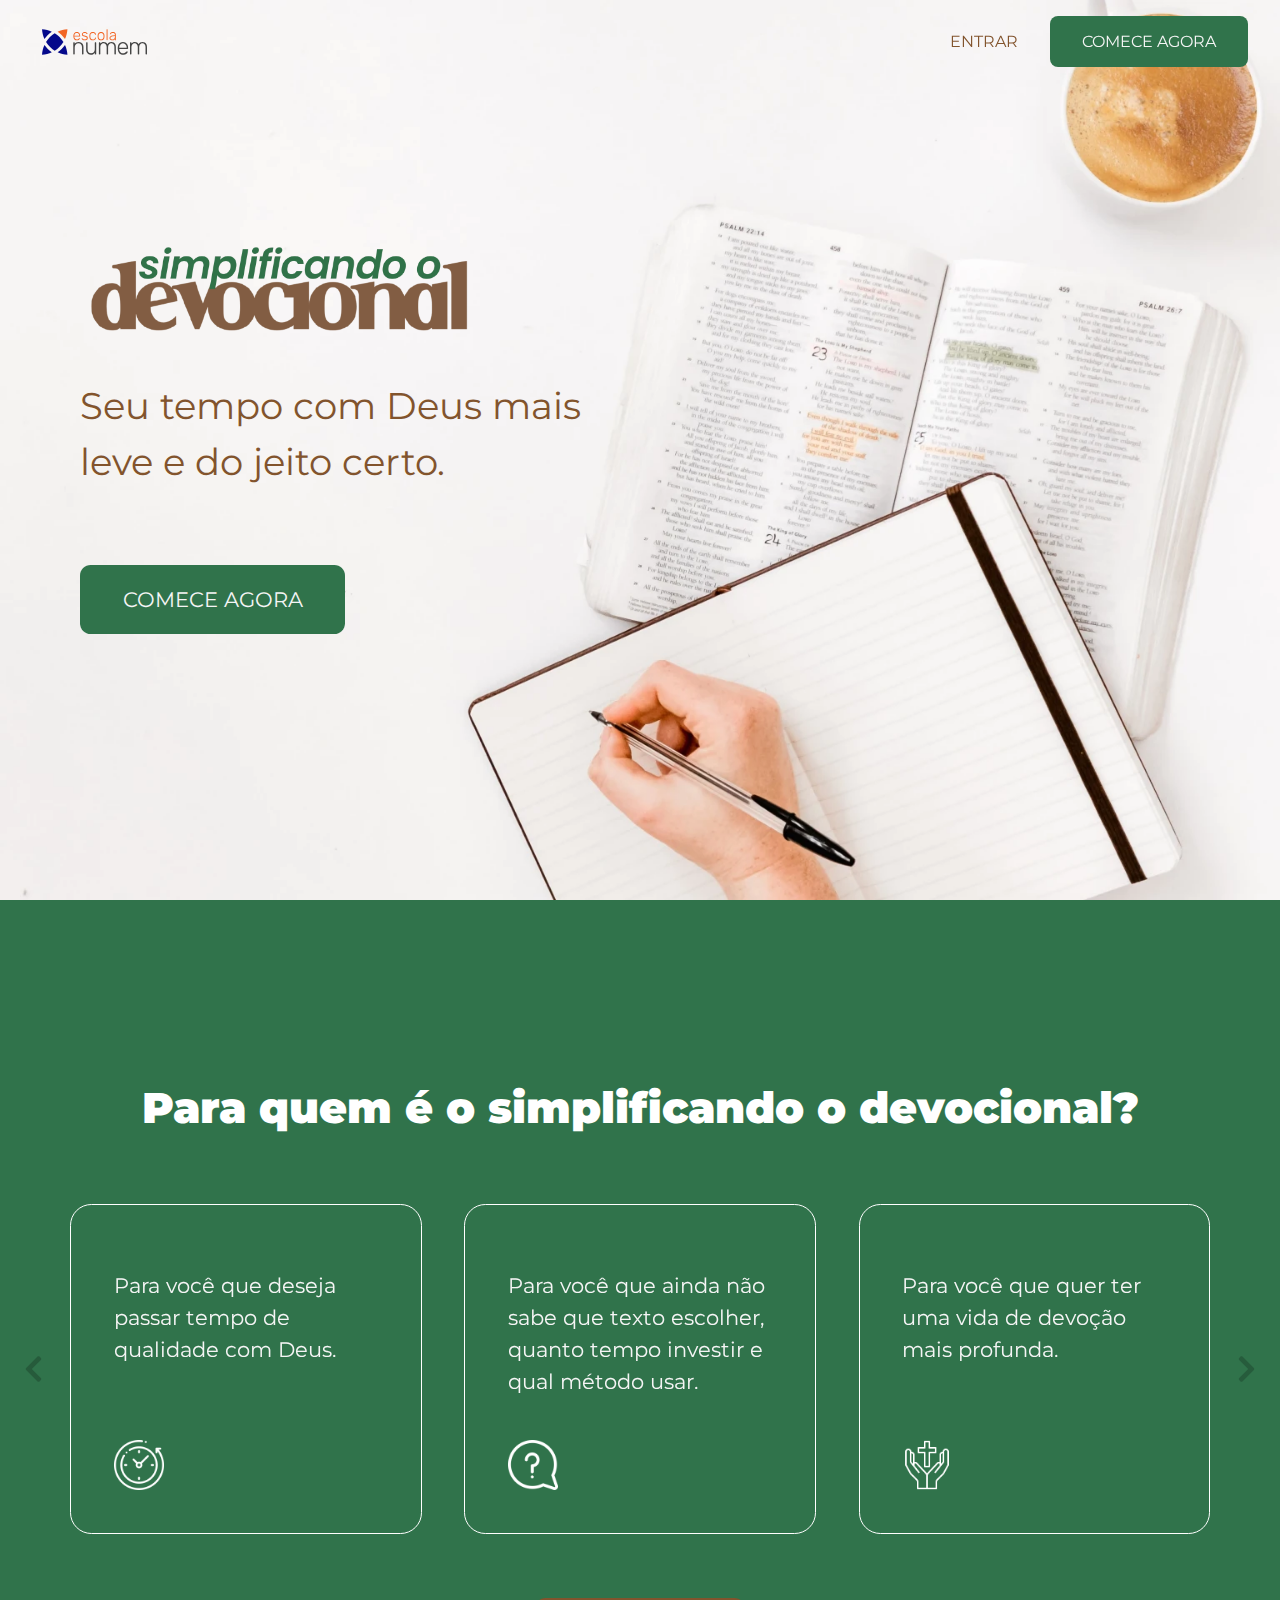
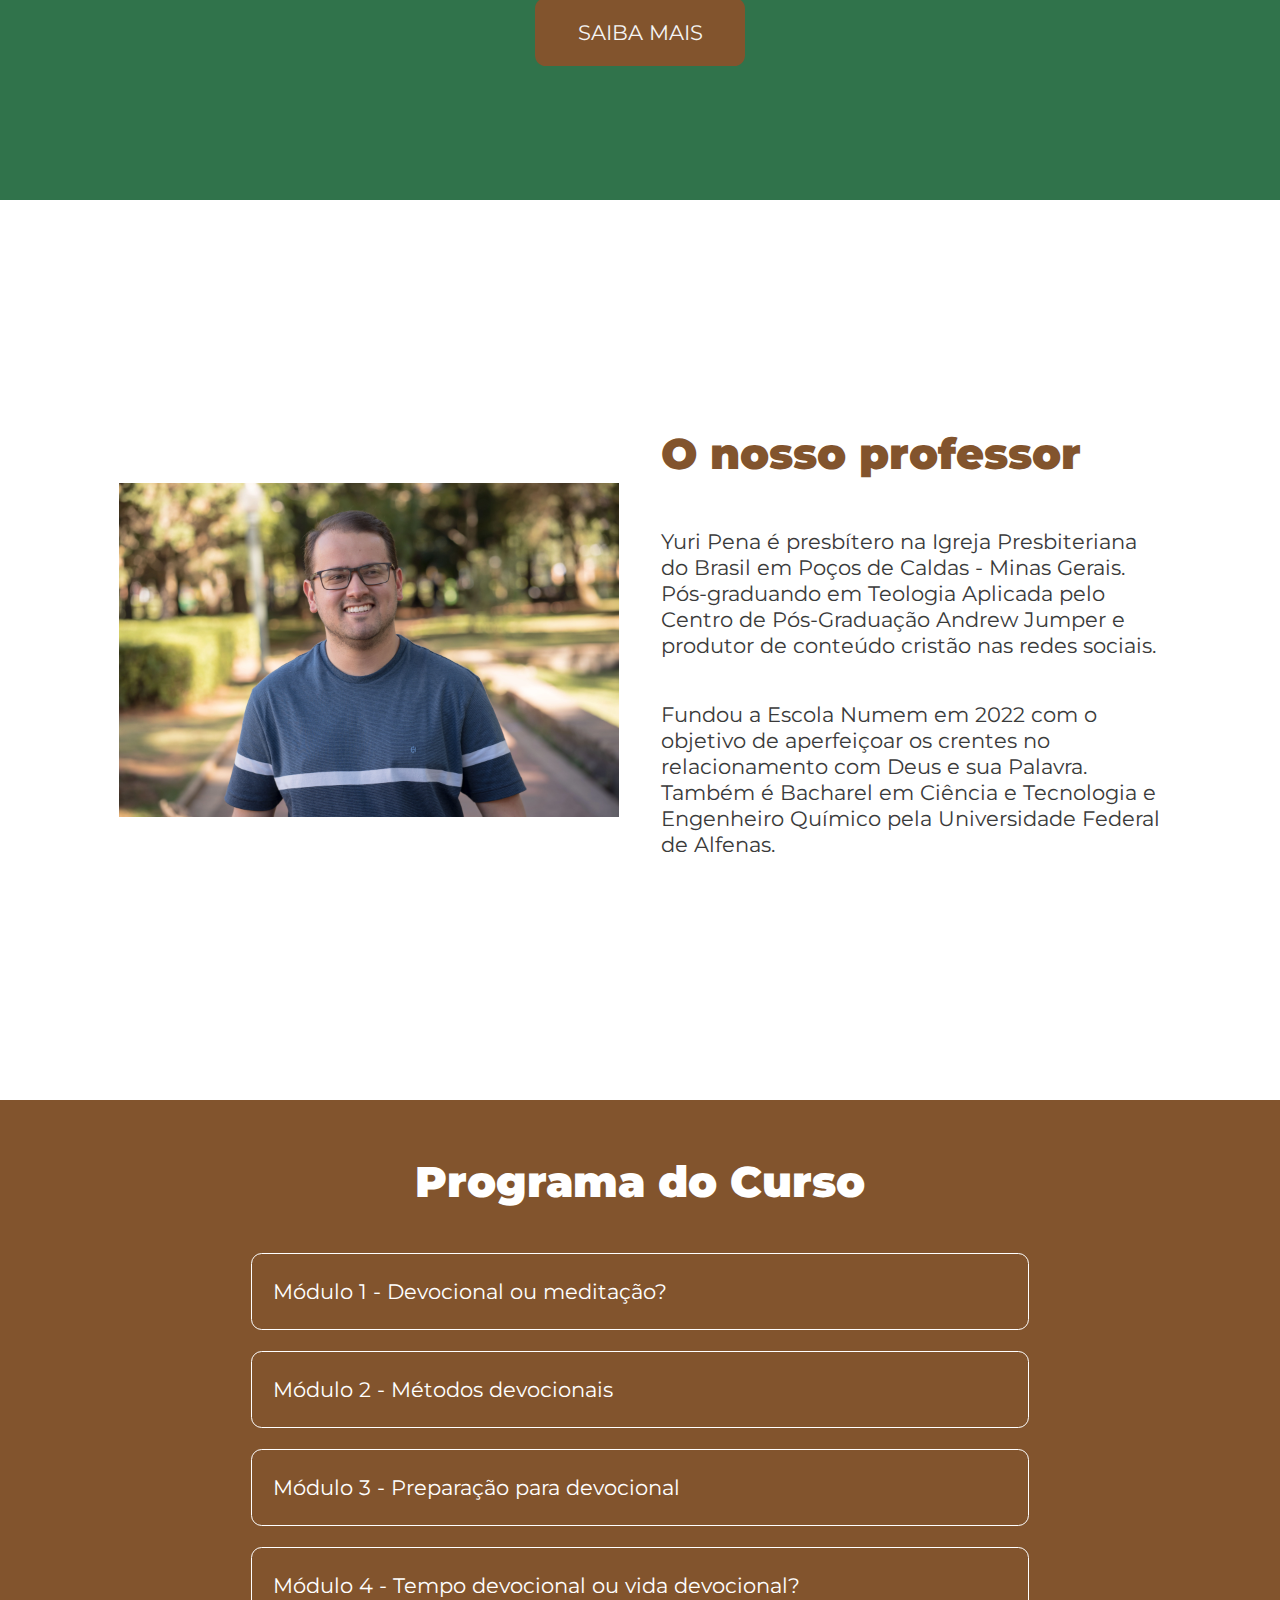
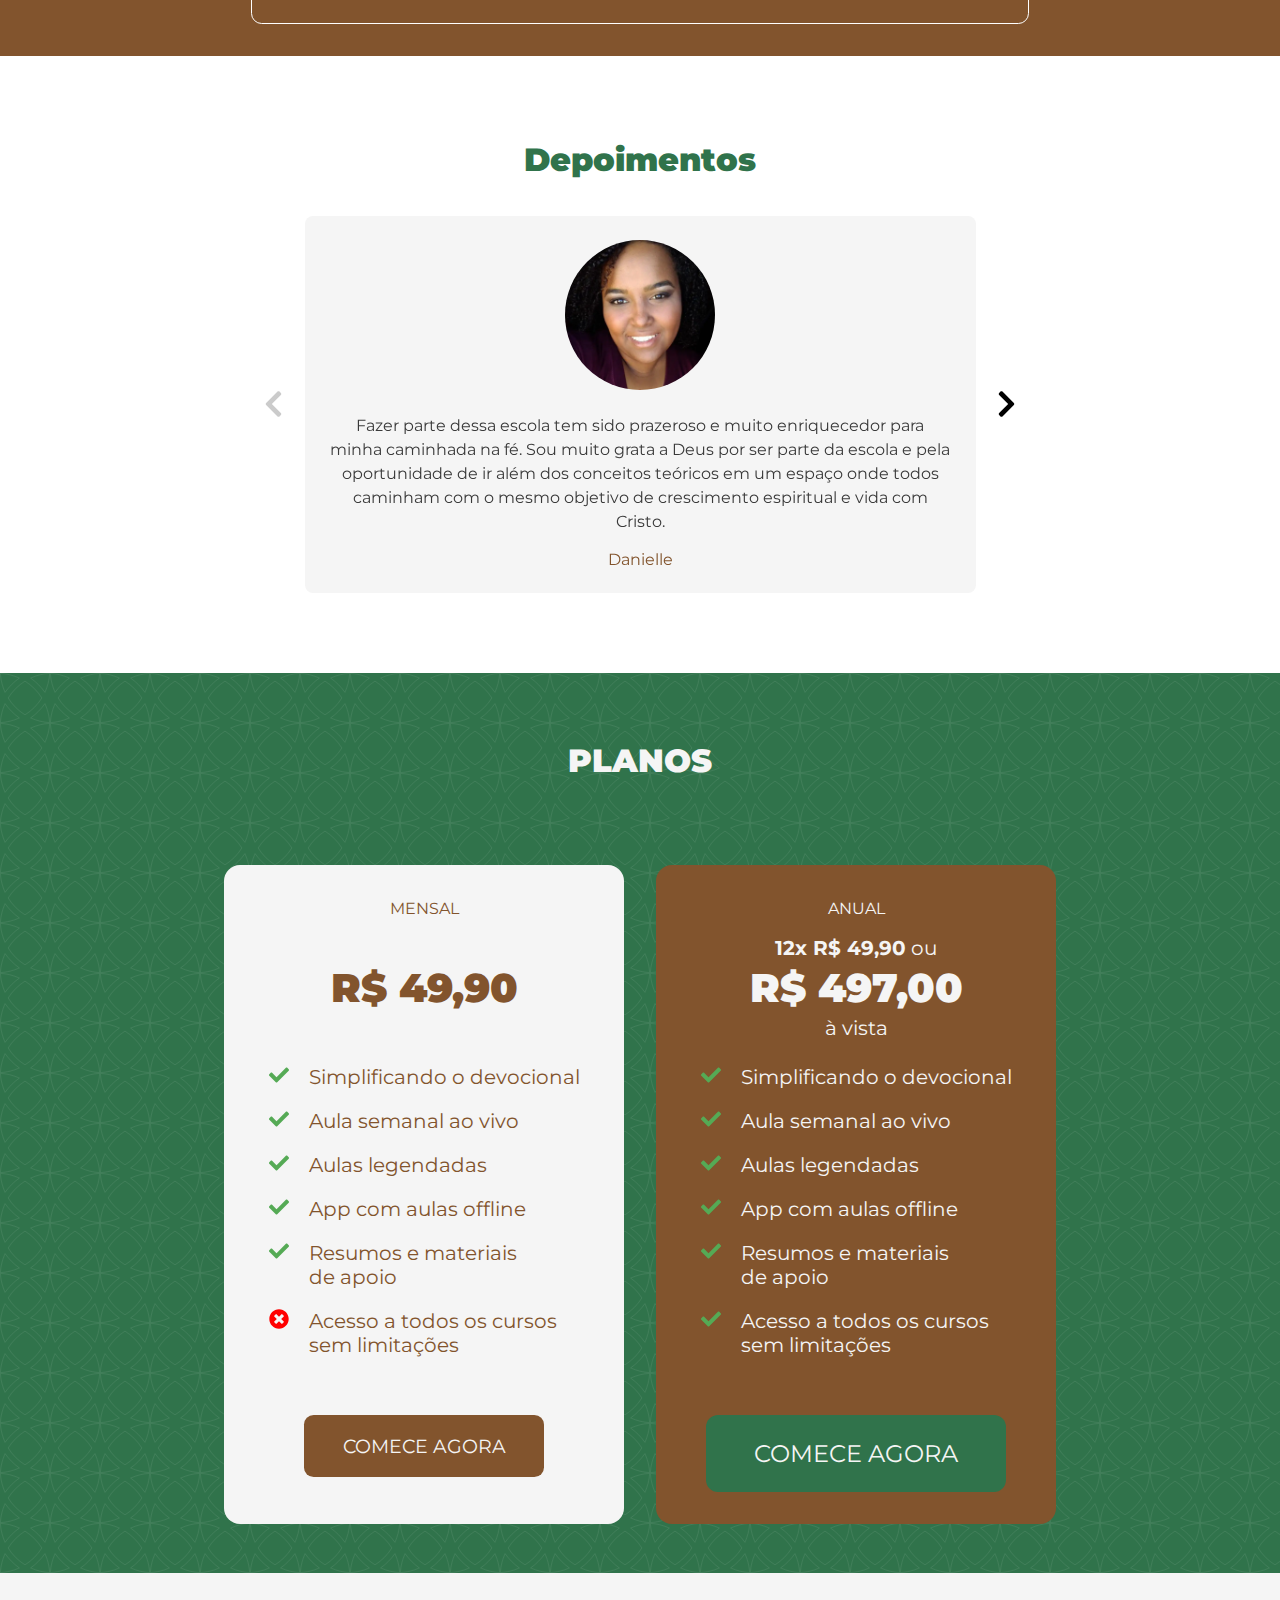
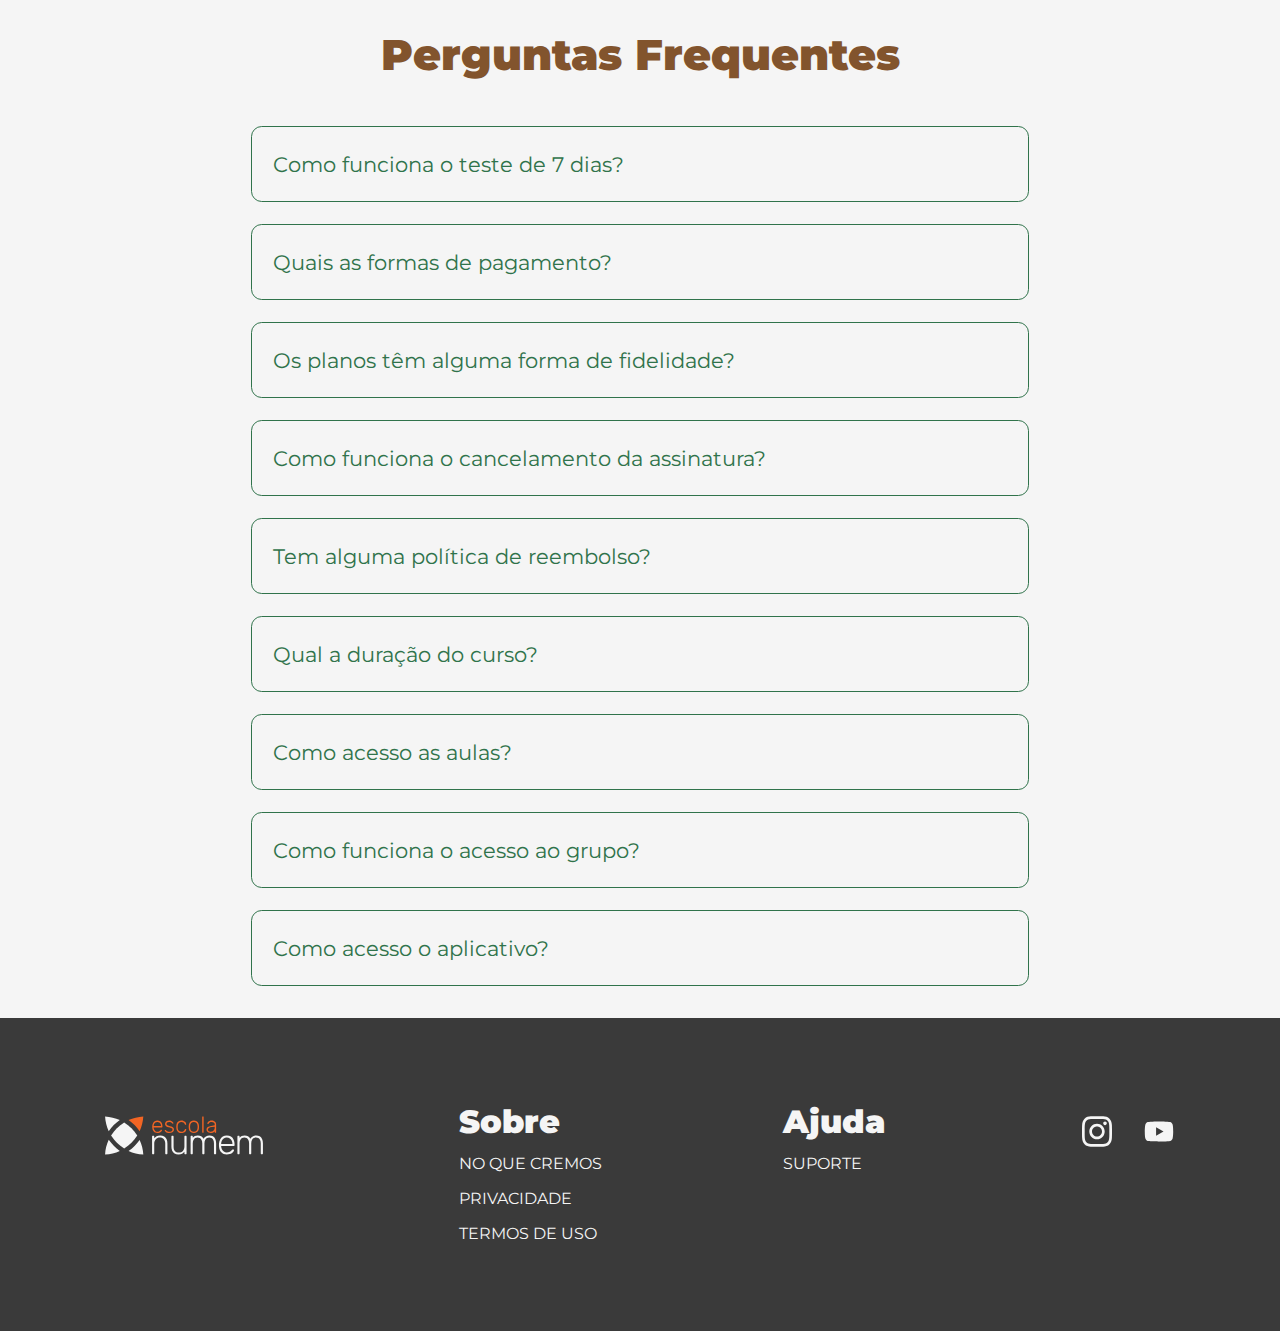
<file: src/simplificando/index.html>
<!DOCTYPE html>
<html lang="en">
<head>
    <meta charset="UTF-8">
    <meta http-equiv="X-UA-Compatible" content="IE=edge">
    <meta name="viewport" content="width=device-width, initial-scale=1.0">
    <title>Simplificando o Devocional | Escola Numem</title>
    <link rel="stylesheet" href="./css/base.css">
    <link rel="stylesheet" href="./css/style.css">
    <link rel="stylesheet" href="../libs/glider/glider.min.css">
    <script src="../libs/glider/glider.min.js"></script>
    <link rel="shortcut icon" href="../images/logo.png" type="image/png">
    <script type="text/javascript">
        var _iub = _iub || [];
        _iub.csConfiguration = {"askConsentAtCookiePolicyUpdate":true,"ccpaAcknowledgeOnDisplay":true,"consentOnContinuedBrowsing":false,"cookiePolicyInOtherWindow":true,"countryDetection":true,"enableCcpa":true,"floatingPreferencesButtonDisplay":"anchored-bottom-right","gdprAppliesGlobally":false,"invalidateConsentWithoutLog":true,"lang":"pt-BR","perPurposeConsent":true,"reloadOnConsent":true,"cookiePolicyId":59803334,"siteId":2661391, "banner":{ "acceptButtonCaptionColor":"#FFFFFF","acceptButtonColor":"#0073CE","acceptButtonDisplay":true,"backgroundColor":"#FFFFFF","backgroundOverlay":true,"brandBackgroundColor":"#FFFFFF","brandTextColor":"#000000","closeButtonDisplay":false,"customizeButtonCaptionColor":"#4D4D4D","customizeButtonColor":"#DADADA","customizeButtonDisplay":true,"explicitWithdrawal":true,"listPurposes":true,"position":"bottom","rejectButtonCaptionColor":"#FFFFFF","rejectButtonColor":"#0073CE","rejectButtonDisplay":true,"textColor":"#000000" }};
    </script>
    <script type="text/javascript" src="//cdn.iubenda.com/cs/ccpa/stub.js"></script>
    <script type="text/javascript" src="//cdn.iubenda.com/cs/iubenda_cs.js" charset="UTF-8" async></script>
    <meta name="adopt-website-id" content="745e1033-21fb-4d52-8eb7-269e21e94a7a" />
    <script src="//tag.goadopt.io/injector.js?website_code=745e1033-21fb-4d52-8eb7-269e21e94a7a" class="adopt-injector"></script>
    <!-- Meta Pixel Code -->
    <meta name="facebook-domain-verification" content="8pbe3uhgtehh52lat5me8u8y92vg6t" />
    <script>
        !(function (f, b, e, v, n, t, s) {
            if (f.fbq) return;
            n = f.fbq = function () {
                n.callMethod
                    ? n.callMethod.apply(n, arguments)
                    : n.queue.push(arguments);
            };
            if (!f._fbq) f._fbq = n;
            n.push = n;
            n.loaded = !0;
            n.version = "2.0";
            n.queue = [];
            t = b.createElement(e);
            t.async = !0;
            t.src = v;
            s = b.getElementsByTagName(e)[0];
            s.parentNode.insertBefore(t, s);
        })(
            window,
            document,
            "script",
            "https://connect.facebook.net/en_US/fbevents.js"
        );
        fbq("init", "1876708645851662");
        fbq("track", "PageView");
    </script>
    <noscript
        ><img
            height="1"
            width="1"
            style="display: none"
            src="https://www.facebook.com/tr?id=1876708645851662&ev=PageView&noscript=1"
    /></noscript>
    <!-- End Meta Pixel Code -->
</head>
<body>
    <nav id="fix_header">
        <a href="#home" id="link_home">
            <img class="logo_numem logo_color" src="./images/logotipo-laranja-azul.svg" alt="numem logo">
            <img class="logo_numem logo_white" src="./images/logotipo-laranja-branco.svg" alt="numem logo">
            <div class="logo_separator"></div>
            <!-- <img class="logo_curso logo_color" src="./images/curso.webp" alt="Logo Simplificando o Devocional"> -->
            <img class="logo_curso logo_white" src="./images/curso-branco.webp" alt="Logo Simplificando o Devocional">
        </a>
        <div id="links">
            <a href="https://escolanumem.club.hotmart.com/" target="_blank">Entrar</a>
            <a href="#comecar" class="highlight mobile">Comece</a>
            <a href="#comecar" class="highlight">Comece Agora</a>
        </div>
    </nav>
    <section id="home">
        <div id="bkg"></div>
        <div id="smiling">
            <img src="./images/simplificando1.webp" alt="Caderno, mão, caneta e café">
        </div>
        <div id="text">
            <img src="./images/curso.webp" alt="Logo Simplificando o Devocional">
            <span style="font-size: 1.4em;">
                Seu tempo com Deus mais leve e do jeito certo.
            </span>
            <a href="#comecar" class="bkg-orange">Comece Agora</a>
        </div>
    </section>
    <section id="paraquem">
        <div id="content">
            <h1>Para quem é o simplificando o devocional?</h1>
            <div id="cards" class="carrossel">
                <div id="como_ant" class="botao anterior"></div>
                <div id="itens">
                    <div>
                        <div class="card">
                            <span>Para você que deseja passar tempo de qualidade com Deus.</span>
                            <img class="icon" src="./images/paraquem1.webp" alt="ícone de estudo">
                        </div>
                    </div>
                    <div>
                        <div class="card">
                            <span>Para você que ainda não sabe que texto escolher, quanto tempo investir e qual método usar.</span>
                            <img class="icon" src="./images/paraquem2.webp" alt="ícone de estudo">
                        </div>
                    </div>
                    <div>
                        <div class="card">
                            <span>Para você que quer ter uma vida de devoção mais profunda.</span>
                            <img class="icon" src="./images/paraquem3.webp" alt="ícone de estudo">
                        </div>
                    </div>
                </div>
                <div id="como_seg" class="botao proximo"></div>
            </div>
            <div id="button">
                <a href="#comecar" class="bkg-blue">Saiba Mais</a>
            </div>
        </div>
    </section>
    <section id="professor">
        <div id="img">
            <img src="../images/yuri.webp" alt="Yuri Pena sorrindo">
        </div>
        <div id="text">
            <h1>O nosso professor</h1>
            <div>
                <p>
                    Yuri Pena é presbítero na Igreja Presbiteriana do Brasil em Poços de Caldas - Minas Gerais. Pós-graduando em Teologia Aplicada pelo Centro de Pós-Graduação Andrew Jumper e produtor de conteúdo cristão nas redes sociais.
                </p>
                <p>
                    Fundou a Escola Numem em 2022 com o objetivo de aperfeiçoar os crentes no relacionamento com Deus e sua Palavra. Também é Bacharel em Ciência e Tecnologia e Engenheiro Químico pela Universidade Federal de Alfenas.
                </p>
            </div>
        </div>
    </section>
    <section id="programa">
        <h1>Programa do Curso</h1>
        <div id="lista">
            <label class="pergunta">
                <input type="checkbox" class="ck_pergunta"/>
                <div class="titulo">Módulo 1 - Devocional ou meditação?</div>
                <div class="conteudo">
                    <ul>
                        <li>O que é? Por que fazer? Devocional é ler a Bíblia?</li>
                        <li>Base bíblica</li>
                        <li>O objetivo prático do devocional</li>
                        <li>Concepções erradas e o que não fazer</li>
                    </ul>
                </div>
            </label>
            <label class="pergunta">
                <input type="checkbox" class="ck_pergunta"/>
                <div class="titulo">Módulo 2 - Métodos devocionais</div>
                <div class="conteudo">
                    <ul>
                        <li>Recompilação ou convergência</li>
                        <li>Criacional</li>
                        <li>Situacional</li>
                        <li>Meditatio Scripturarum</li>
                        <li>Lectio Divina</li>
                        <li>Devocionários</li>
                        <li>Método 6A</li>
                    </ul>
                </div>
            </label>
            <label class="pergunta">
                <input type="checkbox" class="ck_pergunta"/>
                <div class="titulo">Módulo 3 - Preparação para devocional</div>
                <div class="conteudo">
                    <ul>
                        <li>Tempo</li>
                        <li>Lugar</li>
                        <li>Músicas e elementos visuais</li>
                        <li>Planejamento</li>
                        <li>Melhores versões da Bíblia para seu devocional</li>
                        <li>Concentração</li>
                        <li>Dicas de materiais</li>
                    </ul>
                </div>
            </label>
            <label class="pergunta">
                <input type="checkbox" class="ck_pergunta"/>
                <div class="titulo">Módulo 4 - Tempo devocional ou vida devocional?</div>
                <div class="conteudo">
                    <ul>
                        <li>A via de mão dupla entre tempo e vida devocional</li>
                    </ul>
                </div>
            </label>
        </div>
    </section>
    <section id="relatos">
        <h1>Depoimentos</h1>
        <div id="list" class="carrossel">
            <div id="relato_ant" class="botao anterior"></div>
            <div id="itens">
                <div>
                    <div class="relato">
                        <div class="img" style="background-image: url('./images/simplificando3.webp');"></div>
                        <span class="conteudo">Fazer parte dessa escola tem sido prazeroso e muito enriquecedor para minha caminhada na fé. Sou muito grata a Deus por ser parte da escola e pela oportunidade de ir além dos conceitos teóricos em um espaço onde todos caminham com o mesmo objetivo de crescimento espiritual e vida com Cristo.</span>
                        <div class="nome">Danielle</div>
                    </div>
                </div>
                <div>
                    <div class="relato">
                        <div class="img" style="background-image: url('./images/simplificando4.webp');"></div>
                        <span class="conteudo">A didática do Yuri em assuntos doutrinários complexos tem me ajudado muito a compreender melhor tudo que a Bíblia tem para ensinar. Além de sempre incentivar e encorajar o desenvolvimento de disciplinas espirituais, o conteúdo me ajudou a sair da teoria para a prática no dia a dia.</span>
                        <div class="nome">Júlio</div>
                    </div>
                </div>
                <div>
                    <div class="relato">
                        <div class="img" style="background-image: url('./images/simplificando5.webp');"></div>
                        <span class="conteudo">Estou gostando bastante das aulas e da forma que os conteúdos foram divididos (seguem uma linha lógica). De assuntos cotidianos até doutrinas densas, são ensinados de forma muito clara e objetiva. Um investimento que está valendo muito a pena.</span>
                        <div class="nome">Marcela</div>
                    </div>
                </div>
                <div>
                    <div class="relato">
                        <div class="img" style="background-image: url('./images/simplificando2.webp');"></div>
                        <span class="conteudo">Participar da Escola Numem tem sido uma bênção, pois não se trata de adquirir conhecimento apenas, trata-se de um instrumento do ensino de Deus para eternidade e pela busca individual pela salvação em Cristo Jesus.</span>
                        <div class="nome">Denis</div>
                    </div>
                </div>
            </div>
            <div id="relato_seg" class="botao proximo"></div>
        </div>
    </section>
    <section id="comecar">
        <h1>PLANOS</h1>
        <div id="planos">
            <div class="plano">
                <span class="prazo">MENSAL</span>
                <h1>R$ 49,90</h1>
                <ul>
                    <li>Simplificando o devocional</li>
                    <li>Aula semanal ao vivo</li>
                    <li>Aulas legendadas</li>
                    <li>App com aulas offline</li>
                    <li>Resumos e materiais<br/>de apoio</li>
                    <li class="disabled">Acesso a todos os cursos <br/>sem limitações</li>
                </ul>
                <div id="button">
                    <a href="https://pay.hotmart.com/Y69143037T?off=hfxk1sjw&checkoutMode=10&bid=1652227430506" class="bkg-blue">Comece Agora</a>
                </div>
            </div>
            <div class="plano bkg-blue">
                <span class="prazo">ANUAL</span>
                <h1>
                    <small><b>12x R$ 49,90</b> ou</small>
                    R$ 497,00<br/>
                    <small>à vista</small>
                </h1>
                <ul>
                    <li>Simplificando o devocional</li>
                    <li>Aula semanal ao vivo</li>
                    <li>Aulas legendadas</li>
                    <li>App com aulas offline</li>
                    <li>Resumos e materiais <br/>de apoio</li>
                    <li>Acesso a todos os cursos <br/>sem limitações</li>
                </ul>
                <div id="button">
                    <a href="https://pay.hotmart.com/Y69143037T?off=s4axqrex&checkoutMode=10&bid=1652311090656" class="bkg-orange">Comece Agora</a>
                </div>
            </div>
        </div>
    </section>
    <section id="perguntas">
        <h1>Perguntas Frequentes</h1>
        <div id="lista">
            <label class="pergunta">
                <input type="checkbox" class="ck_pergunta"/>
                <div class="titulo">Como funciona o teste de 7 dias?</div>
                <div class="conteudo">
                    Para fazer o teste de 7 dias você deve assinar a Escola Numem por meio de cartão de crédito, manter selecionada a opção de 7 dias grátis e, então, antes de vencer o prazo de 7 dias, realizar o cancelamento da assinatura.
                </div>
            </label>
            <label class="pergunta">
                <input type="checkbox" class="ck_pergunta"/>
                <div class="titulo">Quais as formas de pagamento?</div>
                <div class="conteudo">
                    <p>A assinatura mensal pode ser adquirida por R$ 49,90 por mês e a assinatura anual por R$ 497 à vista (ou 12x R$ 49,90).</p>
                    <p>As formas de pagamento disponíveis são boleto, cartão de crédito e pix.</p>
                </div>
            </label>
            <label class="pergunta">
                <input type="checkbox" class="ck_pergunta"/>
                <div class="titulo">Os planos têm alguma forma de fidelidade?</div>
                <div class="conteudo">
                    <p>Não, nós não exigimos fidelidade.</p>
                    <p>Ao adquirir nossa assinatura no modelo de mensalidade, você pode cancelar quando quiser, sem que seja necessário continuar por mais de um mês.</p>
                    <p>O mesmo ocorre para a assinatura no modelo anual, que você pode cancelar no momento que desejar (sujeito à política de reembolso), sem que seja necessário continuar por mais de um ano.</p>
                </div>
            </label>
            <label class="pergunta">
                <input type="checkbox" class="ck_pergunta"/>
                <div class="titulo">Como funciona o cancelamento da assinatura?</div>
                <div class="conteudo">
                    <p>Você pode cancelar a sua assinatura quando quiser. Basta seguir o tutorial <a href="http://https://help.hotmart.com/pt-BR/article/cancelar-assinatura/115002183968" target="_blank" rel="noopener noreferrer">clicando aqui</a> ou copiando o seguinte link no seu avegador: <a href="http://https://help.hotmart.com/pt-BR/article/cancelar-assinatura/115002183968" target="_blank" rel="noopener noreferrer">https://help.hotmart.com/pt-BR/article/cancelar-assinatura/115002183968</a></p>
                    <p><b>Mas atenção:</b> o cancelamento retira seu acesso instantaneamente. Recomendamos que você verifique sua data de renovação, para saber quando cancelar sem perder nenhum dia.</p>
                </div>
            </label>
            <label class="pergunta">
                <input type="checkbox" class="ck_pergunta"/>
                <div class="titulo">Tem alguma política de reembolso?</div>
                <div class="conteudo">
                    <p>Quem escolhe a opção de teste de sete dias pode cancelar sua assinatura dentro desse período, sem que ela seja cobrada. Caso você tenha perdido o prazo de cancelamento, não faremos reembolso. Exigimos dos nossos alunos o mesmo respeito com que os tratamos. Portanto, fique atento ao prazo.</p>
                    <p>Sobre o plano anual: você pode solicitar ao nosso suporte o reembolso proporcional ao período entre a data do cancelamento e o término da assinatura anual, com retenção de 30% do sobre as mensalidades vincendas a título de multa pela rescisão antecipada.</p>
                    <p>Em caso de outra necessidade, contate o suporte através do e-mail suporte@escolanumem.com.br.</p>
                </div>
            </label>
            <label class="pergunta">
                <input type="checkbox" class="ck_pergunta"/>
                <div class="titulo">Qual a duração do curso?</div>
                <div class="conteudo">
                    <p>A Escola Numem não tem uma duração predeterminada. É um programa de assinatura em que o aluno pode decidir quando e como estudar, e pode estar sempre em contato com novos temas relevantes relacionados à Palavra de Deus.</p>
                </div>
            </label>
            <label class="pergunta">
                <input type="checkbox" class="ck_pergunta"/>
                <div class="titulo">Como acesso as aulas?</div>
                <div class="conteudo">
                    <p>Nós enviamos o acesso para a aula ao vivo toda quarta-feira por e-mail. Garanta que nosso endereço esteja entre os contatos confiáveis e sempre verifique a caixa de spam.</p>
                    <p>Caso queira assistir às gravações das aulas, basta acessar nossa área de membros, clicando em “ENTRAR”, no topo dessa mesma página.</p>
                    <p>Caso não lembre a sua senha, é só utilizar a função “Esqueceu sua senha?”.</p>
                    <p>Se aparecer a mensagem “Você está sem acesso, por favor contate o suporte”, logo após o login, envie um e-mail para <a href="mailto:suporte@escolanumem.com.br">suporte@escolanumem.com.br</a>, pois há um problema com seu pagamento.</p>
                </div>
            </label>
            <label class="pergunta">
                <input type="checkbox" class="ck_pergunta"/>
                <div class="titulo">Como funciona o acesso ao grupo?</div>
                <div class="conteudo">
                    <p>Temos um grupo exclusivo para alunos, localizado no Facebook. Enviamos o link de acesso a esse grupo no e-mail de boas-vindas.</p>
                    <p>Tanto alunos mensais como anuais têm acesso ao grupo.</p>
                    <p>Todos os participantes devem seguir os Termos de uso. Aqueles que desrespeitarem as regras serão removidos por nossa equipe de moderação.</p>
                    <p>Mas, não se assuste: essas regras visam, basicamente, o respeito mútuo e a manutenção do foco do grupo, que é o crescimento espiritual.</p>
                </div>
            </label>
            <label class="pergunta">
                <input type="checkbox" class="ck_pergunta"/>
                <div class="titulo">Como acesso o aplicativo?</div>
                <div class="conteudo">
                    <p>Caso deseje assistir as aulas offline ou acessar nossa área de membros via smartphone, basta fazer o download do aplicativo “Hotmart Sparkle”.</p>
                </div>
            </label>
        </div>
    </section>
    <section id="rodape">
        <div class="col">
            <img height="75px" src="../images/logotipo-laranja-branco.svg" alt="Logo do Firefox">
        </div>
        <div class="col">
            <h1>Sobre</h1>
            <a href="../cremos.html">No que cremos</a>
            <a href="../privacidade.html">Privacidade</a>
            <a href="../termos.html">Termos de Uso</a>
        </div>
        <div class="col">
            <h1>Ajuda</h1>
            <a href="mailto:suporte@escolanumem.com.br" target="_blank">Suporte</a>
        </div>
        <div class="col" id="redes">
            <a href="https://www.instagram.com/escolanumem" target="_blank">
                <img width="30px" src="../images/fa-instagram-brands.svg" alt="instagram">
            </a>
            <a href="https://www.youtube.com/channel/UCipvUMzYvGfjyxjI6R7UhVg" target="_blank">
                <img width="30px" src="../images/fa-youtube-brands.svg" alt="Youtube">
            </a>
        </div>
    </section>
    <script src="./js/index.js"></script>
</body>
</html>
</file>
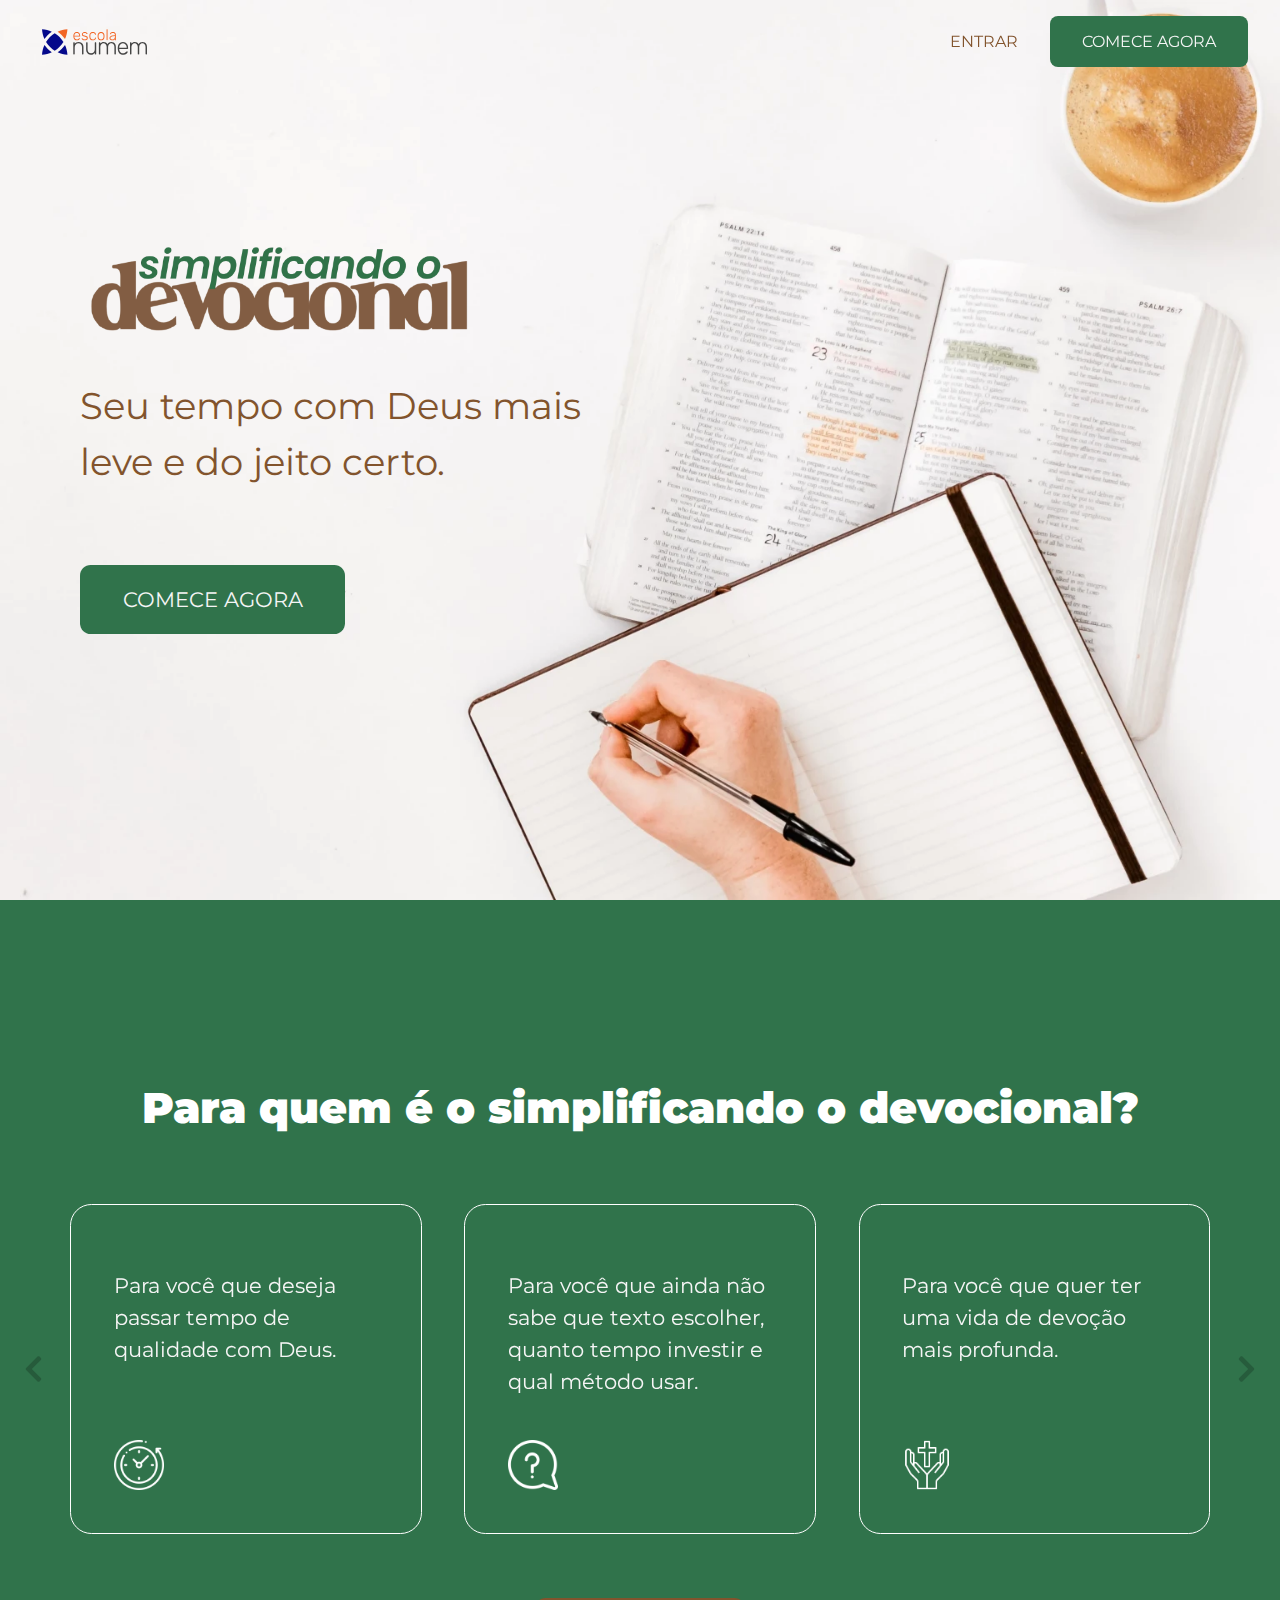
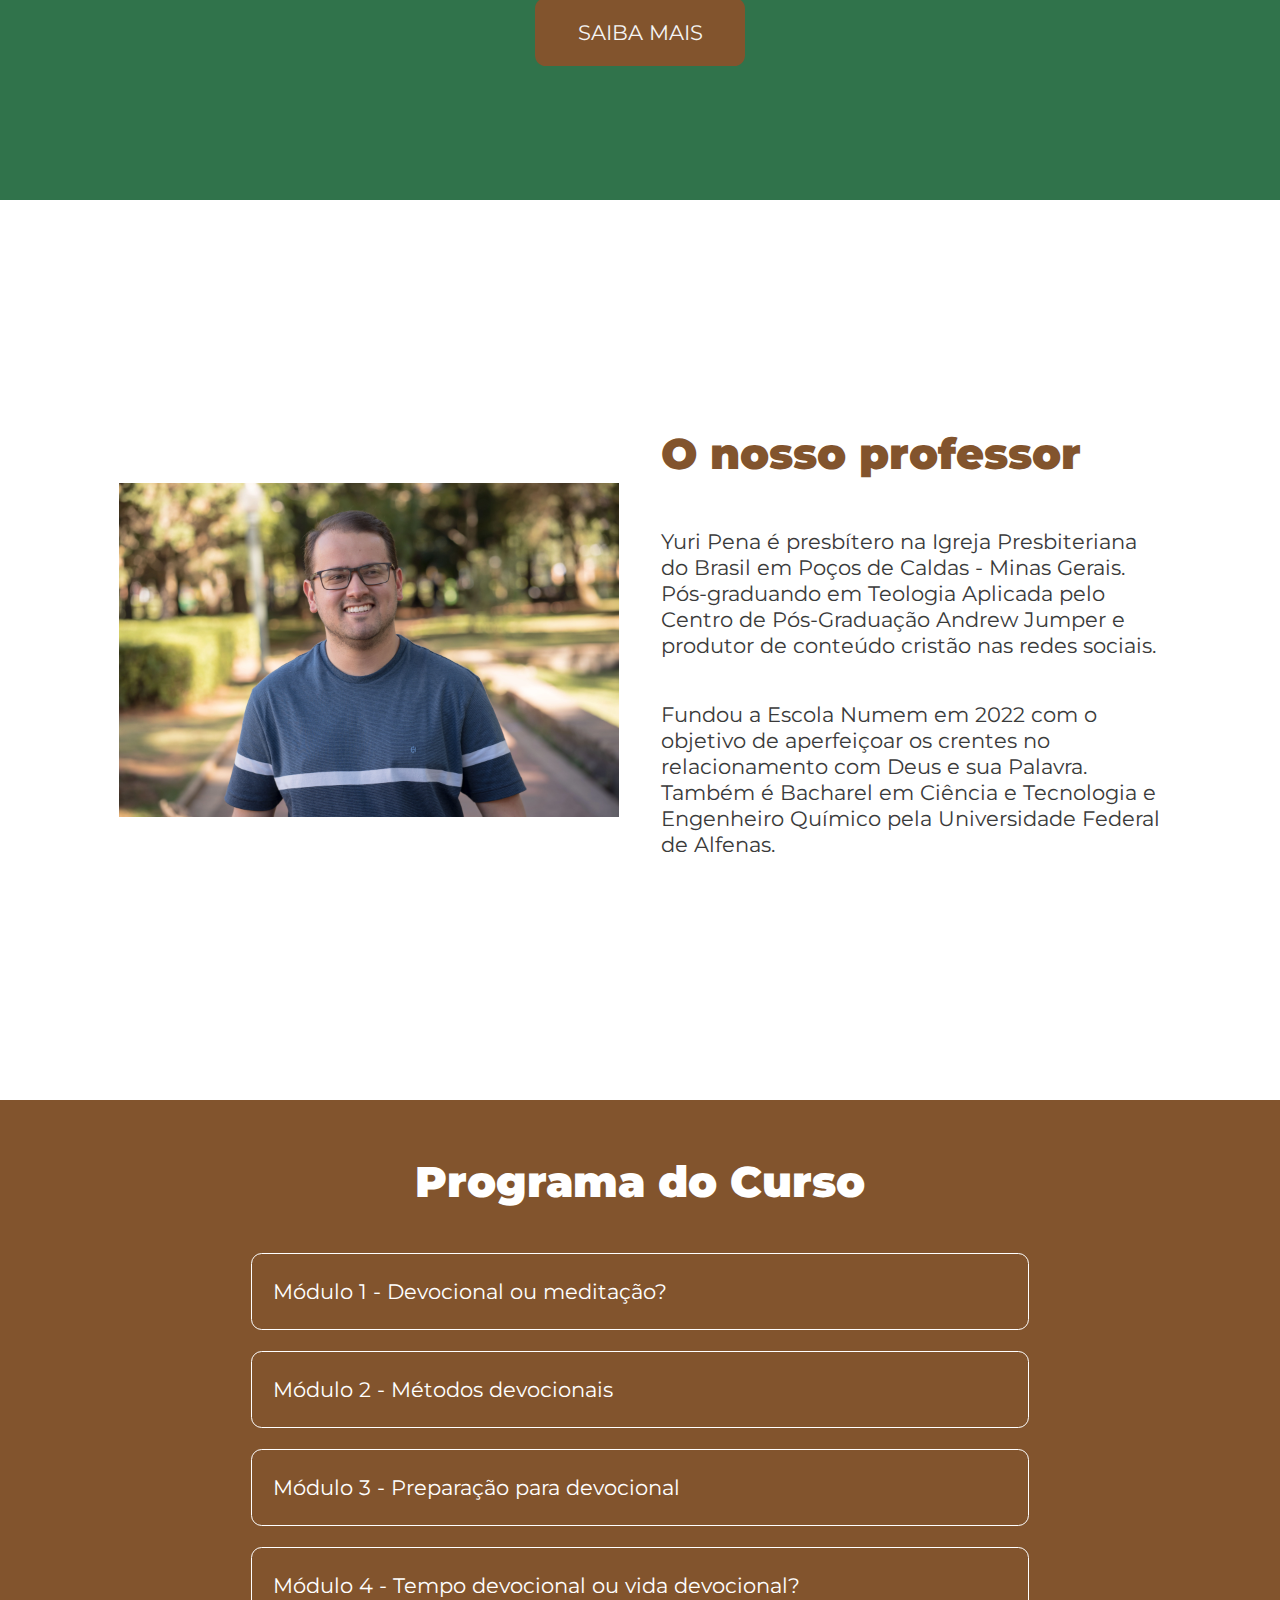
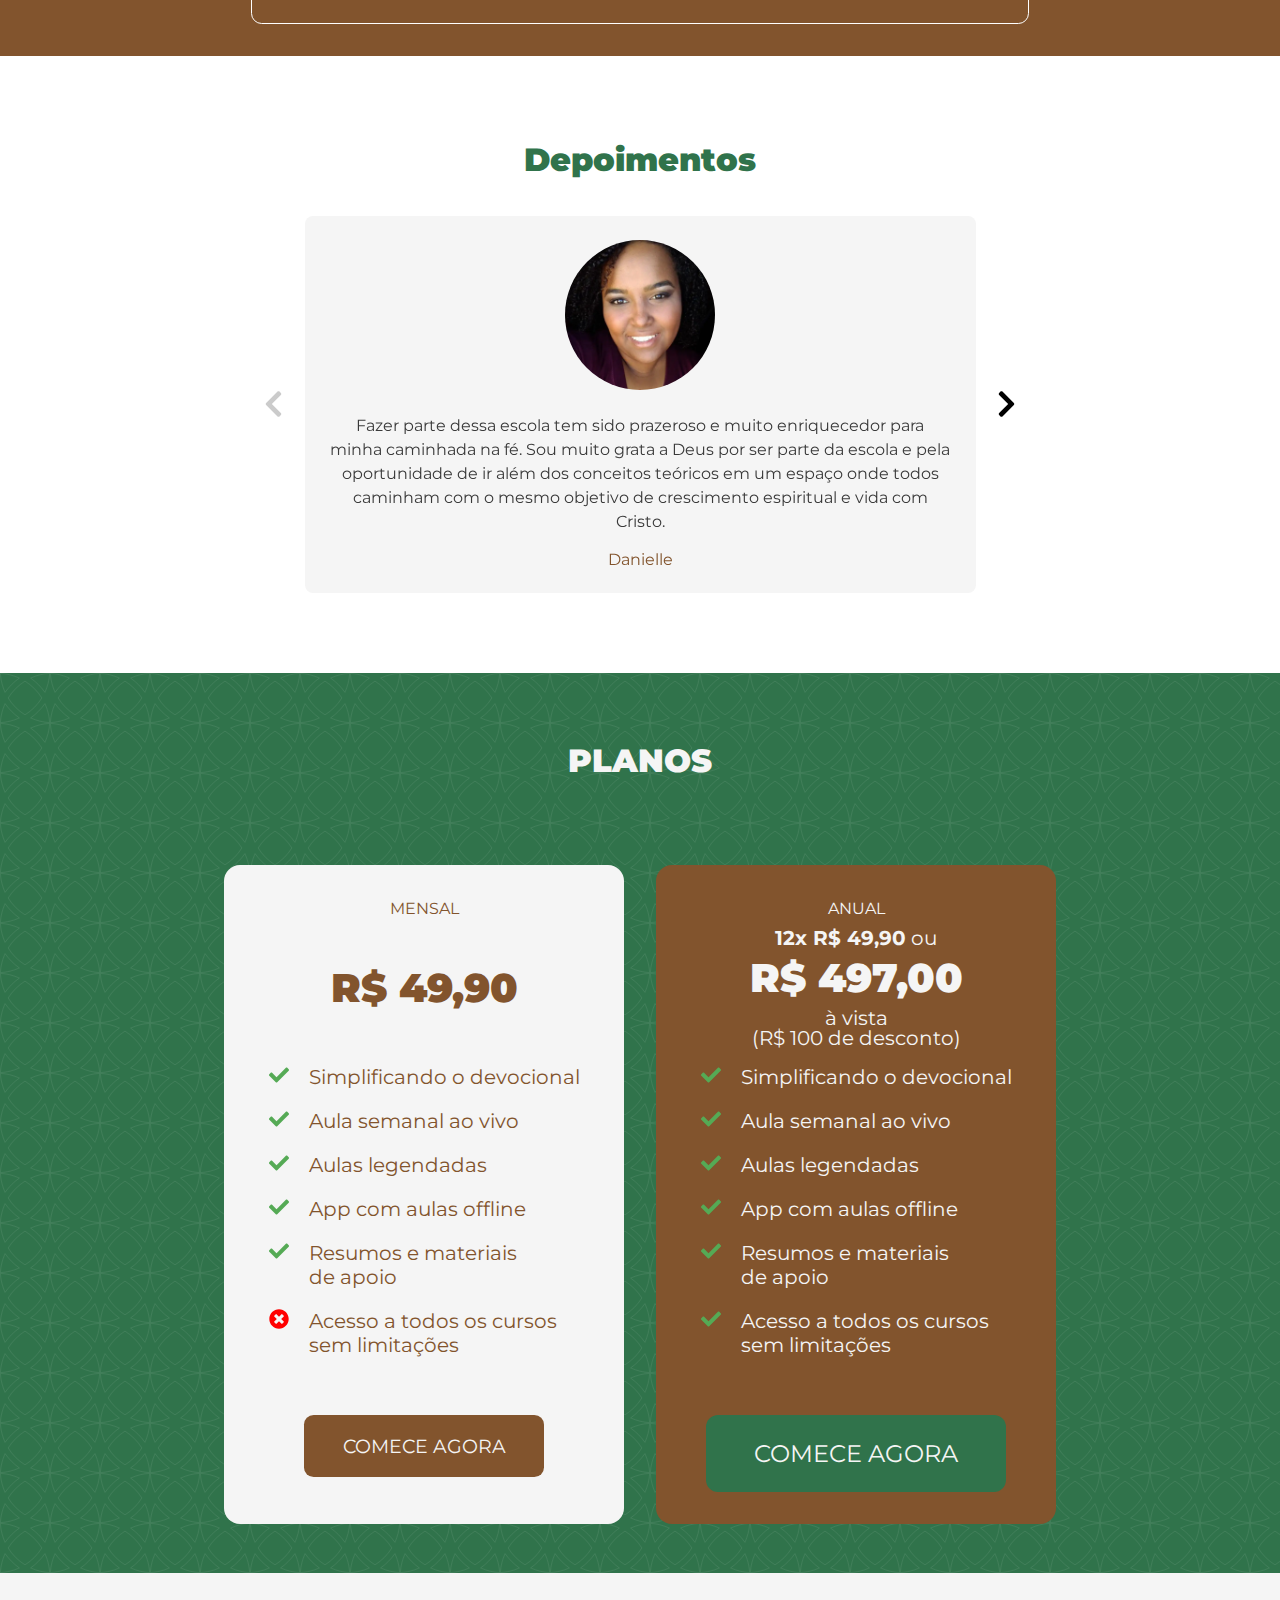
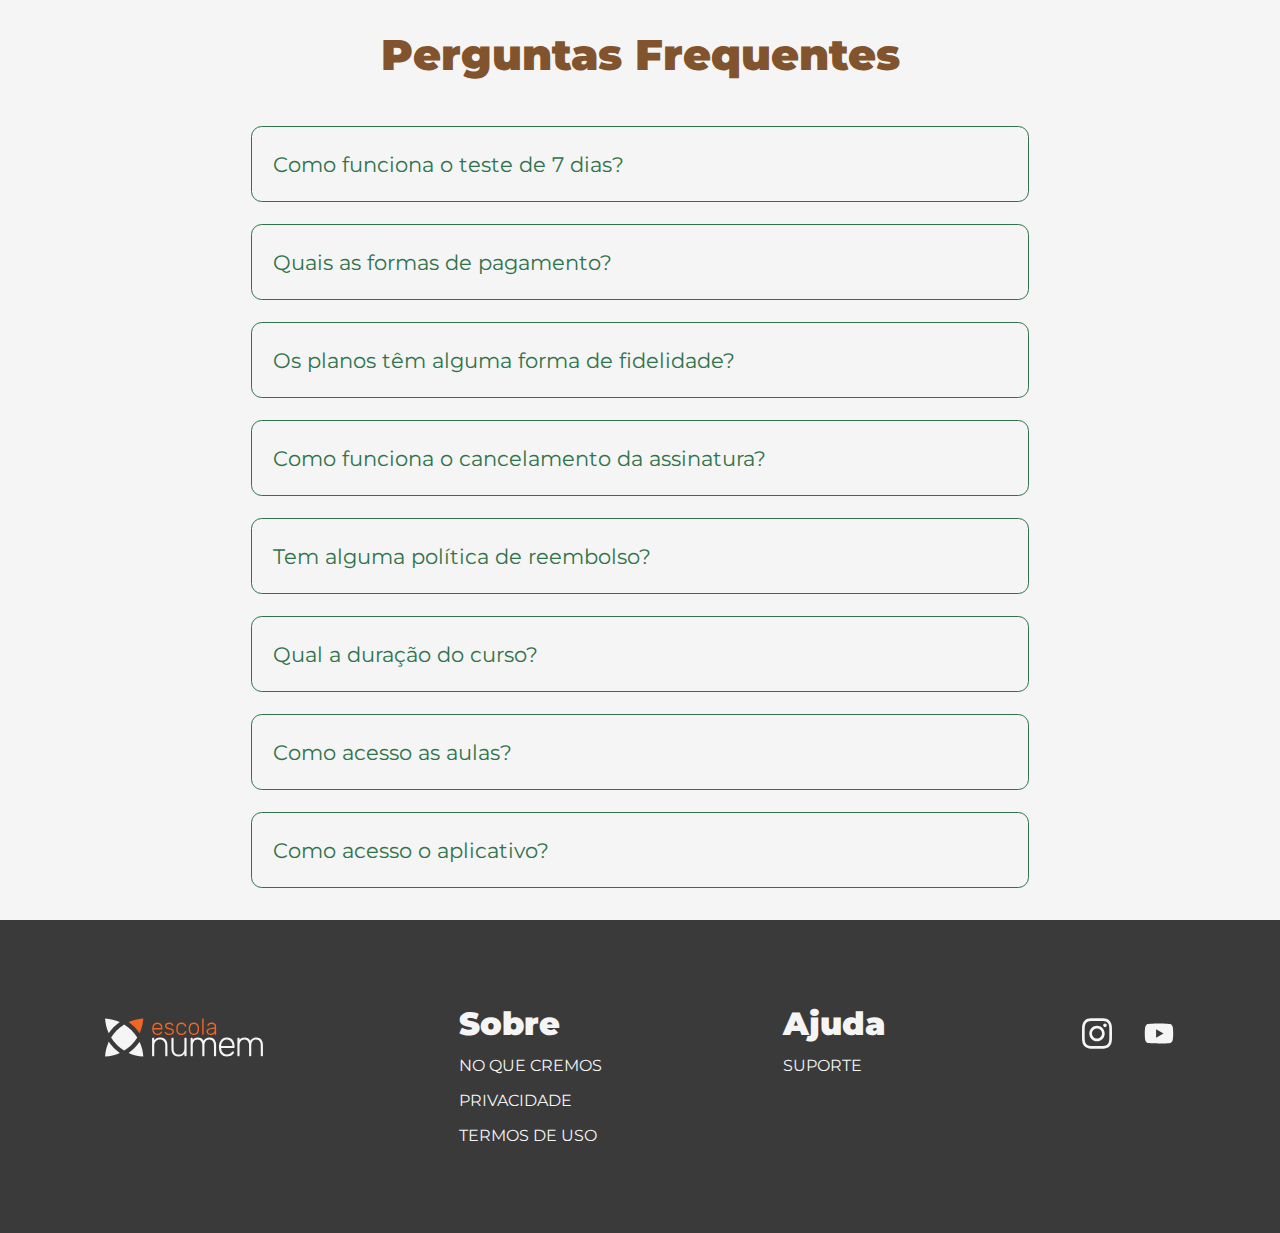
<file: src/simplificandoodevocional/index.html>
<!DOCTYPE html>
<html lang="en">
<head>
    <meta charset="UTF-8">
    <meta http-equiv="X-UA-Compatible" content="IE=edge">
    <meta name="viewport" content="width=device-width, initial-scale=1.0">
    <title>Simplificando o Devocional | Escola Numem</title>
    <link rel="stylesheet" href="./css/base.css">
    <link rel="stylesheet" href="./css/style.css">
    <link rel="stylesheet" href="../libs/glider/glider.min.css">
    <script src="../libs/glider/glider.min.js"></script>
    <link rel="shortcut icon" href="../images/logo.png" type="image/png">
    <script type="text/javascript">
        var _iub = _iub || [];
        _iub.csConfiguration = {"askConsentAtCookiePolicyUpdate":true,"ccpaAcknowledgeOnDisplay":true,"consentOnContinuedBrowsing":false,"cookiePolicyInOtherWindow":true,"countryDetection":true,"enableCcpa":true,"floatingPreferencesButtonDisplay":"anchored-bottom-right","gdprAppliesGlobally":false,"invalidateConsentWithoutLog":true,"lang":"pt-BR","perPurposeConsent":true,"reloadOnConsent":true,"cookiePolicyId":59803334,"siteId":2661391, "banner":{ "acceptButtonCaptionColor":"#FFFFFF","acceptButtonColor":"#0073CE","acceptButtonDisplay":true,"backgroundColor":"#FFFFFF","backgroundOverlay":true,"brandBackgroundColor":"#FFFFFF","brandTextColor":"#000000","closeButtonDisplay":false,"customizeButtonCaptionColor":"#4D4D4D","customizeButtonColor":"#DADADA","customizeButtonDisplay":true,"explicitWithdrawal":true,"listPurposes":true,"position":"bottom","rejectButtonCaptionColor":"#FFFFFF","rejectButtonColor":"#0073CE","rejectButtonDisplay":true,"textColor":"#000000" }};
    </script>
    <script type="text/javascript" src="//cdn.iubenda.com/cs/ccpa/stub.js"></script>
    <script type="text/javascript" src="//cdn.iubenda.com/cs/iubenda_cs.js" charset="UTF-8" async></script>
    <meta name="adopt-website-id" content="745e1033-21fb-4d52-8eb7-269e21e94a7a" />
    <script src="//tag.goadopt.io/injector.js?website_code=745e1033-21fb-4d52-8eb7-269e21e94a7a" class="adopt-injector"></script>
    <!-- Meta Pixel Code -->
    <meta name="facebook-domain-verification" content="8pbe3uhgtehh52lat5me8u8y92vg6t" />
    <script>
        !(function (f, b, e, v, n, t, s) {
            if (f.fbq) return;
            n = f.fbq = function () {
                n.callMethod
                    ? n.callMethod.apply(n, arguments)
                    : n.queue.push(arguments);
            };
            if (!f._fbq) f._fbq = n;
            n.push = n;
            n.loaded = !0;
            n.version = "2.0";
            n.queue = [];
            t = b.createElement(e);
            t.async = !0;
            t.src = v;
            s = b.getElementsByTagName(e)[0];
            s.parentNode.insertBefore(t, s);
        })(
            window,
            document,
            "script",
            "https://connect.facebook.net/en_US/fbevents.js"
        );
        fbq("init", "1876708645851662");
        fbq("track", "PageView");
    </script>
    <noscript
        ><img
            height="1"
            width="1"
            style="display: none"
            src="https://www.facebook.com/tr?id=1876708645851662&ev=PageView&noscript=1"
    /></noscript>
    <!-- End Meta Pixel Code -->
</head>
<body>
    <nav id="fix_header">
        <a href="/" id="link_home">
            <img class="logo_numem logo_color" src="./images/logotipo-laranja-azul.svg" alt="numem logo">
            <img class="logo_numem logo_white" src="./images/logotipo-laranja-branco.svg" alt="numem logo">
            <div class="logo_separator"></div>
            <!-- <img class="logo_curso logo_color" src="./images/curso.webp" alt="Logo Simplificando o Devocional"> -->
            <img class="logo_curso logo_white" src="./images/curso-branco.webp" alt="Logo Simplificando o Devocional">
        </a>
        <div id="links">
            <a href="https://escolanumem.club.hotmart.com/" target="_blank">Entrar</a>
            <a href="#comecar" class="highlight mobile">Comece</a>
            <a href="#comecar" class="highlight">Comece Agora</a>
        </div>
    </nav>
    <section id="home">
        <div id="bkg"></div>
        <div id="smiling">
            <img src="./images/simplificando1.webp" alt="Caderno, mão, caneta e café">
        </div>
        <div id="text">
            <img src="./images/curso.webp" alt="Logo Simplificando o Devocional">
            <span style="font-size: 1.4em;">
                Seu tempo com Deus mais leve e do jeito certo.
            </span>
            <a href="#comecar" class="bkg-orange">Comece Agora</a>
        </div>
    </section>
    <section id="paraquem">
        <div id="content">
            <h1>Para quem é o simplificando o devocional?</h1>
            <div id="cards" class="carrossel">
                <div id="como_ant" class="botao anterior"></div>
                <div id="itens">
                    <div>
                        <div class="card">
                            <span>Para você que deseja passar tempo de qualidade com Deus.</span>
                            <img class="icon" src="./images/paraquem1.webp" alt="ícone de estudo">
                        </div>
                    </div>
                    <div>
                        <div class="card">
                            <span>Para você que ainda não sabe que texto escolher, quanto tempo investir e qual método usar.</span>
                            <img class="icon" src="./images/paraquem2.webp" alt="ícone de estudo">
                        </div>
                    </div>
                    <div>
                        <div class="card">
                            <span>Para você que quer ter uma vida de devoção mais profunda.</span>
                            <img class="icon" src="./images/paraquem3.webp" alt="ícone de estudo">
                        </div>
                    </div>
                </div>
                <div id="como_seg" class="botao proximo"></div>
            </div>
            <div id="button">
                <a href="#comecar" class="bkg-blue">Saiba Mais</a>
            </div>
        </div>
    </section>
    <section id="professor">
        <div id="img">
            <img src="../images/yuri.webp" alt="Yuri Pena sorrindo">
        </div>
        <div id="text">
            <h1>O nosso professor</h1>
            <div>
                <p>
                    Yuri Pena é presbítero na Igreja Presbiteriana do Brasil em Poços de Caldas - Minas Gerais. Pós-graduando em Teologia Aplicada pelo Centro de Pós-Graduação Andrew Jumper e produtor de conteúdo cristão nas redes sociais.
                </p>
                <p>
                    Fundou a Escola Numem em 2022 com o objetivo de aperfeiçoar os crentes no relacionamento com Deus e sua Palavra. Também é Bacharel em Ciência e Tecnologia e Engenheiro Químico pela Universidade Federal de Alfenas.
                </p>
            </div>
        </div>
    </section>
    <section id="programa">
        <h1>Programa do Curso</h1>
        <div id="lista">
            <label class="pergunta">
                <input type="checkbox" class="ck_pergunta"/>
                <div class="titulo">Módulo 1 - Devocional ou meditação?</div>
                <div class="conteudo">
                    <ul>
                        <li>O que é? Por que fazer? Devocional é ler a Bíblia?</li>
                        <li>Base bíblica</li>
                        <li>O objetivo prático do devocional</li>
                        <li>Concepções erradas e o que não fazer</li>
                    </ul>
                </div>
            </label>
            <label class="pergunta">
                <input type="checkbox" class="ck_pergunta"/>
                <div class="titulo">Módulo 2 - Métodos devocionais</div>
                <div class="conteudo">
                    <ul>
                        <li>Recompilação ou convergência</li>
                        <li>Criacional</li>
                        <li>Situacional</li>
                        <li>Meditatio Scripturarum</li>
                        <li>Lectio Divina</li>
                        <li>Devocionários</li>
                        <li>Método 6A</li>
                    </ul>
                </div>
            </label>
            <label class="pergunta">
                <input type="checkbox" class="ck_pergunta"/>
                <div class="titulo">Módulo 3 - Preparação para devocional</div>
                <div class="conteudo">
                    <ul>
                        <li>Tempo</li>
                        <li>Lugar</li>
                        <li>Músicas e elementos visuais</li>
                        <li>Planejamento</li>
                        <li>Melhores versões da Bíblia para seu devocional</li>
                        <li>Concentração</li>
                        <li>Dicas de materiais</li>
                    </ul>
                </div>
            </label>
            <label class="pergunta">
                <input type="checkbox" class="ck_pergunta"/>
                <div class="titulo">Módulo 4 - Tempo devocional ou vida devocional?</div>
                <div class="conteudo">
                    <ul>
                        <li>A via de mão dupla entre tempo e vida devocional</li>
                    </ul>
                </div>
            </label>
        </div>
    </section>
    <section id="relatos">
        <h1>Depoimentos</h1>
        <div id="list" class="carrossel">
            <div id="relato_ant" class="botao anterior"></div>
            <div id="itens">
                <div>
                    <div class="relato">
                        <div class="img" style="background-image: url('./images/simplificando3.webp');"></div>
                        <span class="conteudo">Fazer parte dessa escola tem sido prazeroso e muito enriquecedor para minha caminhada na fé. Sou muito grata a Deus por ser parte da escola e pela oportunidade de ir além dos conceitos teóricos em um espaço onde todos caminham com o mesmo objetivo de crescimento espiritual e vida com Cristo.</span>
                        <div class="nome">Danielle</div>
                    </div>
                </div>
                <div>
                    <div class="relato">
                        <div class="img" style="background-image: url('./images/simplificando4.webp');"></div>
                        <span class="conteudo">A didática do Yuri em assuntos doutrinários complexos tem me ajudado muito a compreender melhor tudo que a Bíblia tem para ensinar. Além de sempre incentivar e encorajar o desenvolvimento de disciplinas espirituais, o conteúdo me ajudou a sair da teoria para a prática no dia a dia.</span>
                        <div class="nome">Júlio</div>
                    </div>
                </div>
                <div>
                    <div class="relato">
                        <div class="img" style="background-image: url('./images/simplificando5.webp');"></div>
                        <span class="conteudo">Estou gostando bastante das aulas e da forma que os conteúdos foram divididos (seguem uma linha lógica). De assuntos cotidianos até doutrinas densas, são ensinados de forma muito clara e objetiva. Um investimento que está valendo muito a pena.</span>
                        <div class="nome">Marcela</div>
                    </div>
                </div>
                <div>
                    <div class="relato">
                        <div class="img" style="background-image: url('./images/simplificando2.webp');"></div>
                        <span class="conteudo">Participar da Escola Numem tem sido uma bênção, pois não se trata de adquirir conhecimento apenas, trata-se de um instrumento do ensino de Deus para eternidade e pela busca individual pela salvação em Cristo Jesus.</span>
                        <div class="nome">Denis</div>
                    </div>
                </div>
            </div>
            <div id="relato_seg" class="botao proximo"></div>
        </div>
    </section>
    <section id="comecar">
        <h1>PLANOS</h1>
        <div id="planos">
            <div class="plano">
                <span class="prazo">MENSAL</span>
                <h1>R$ 49,90</h1>
                <ul>
                    <li>Simplificando o devocional</li>
                    <li>Aula semanal ao vivo</li>
                    <li>Aulas legendadas</li>
                    <li>App com aulas offline</li>
                    <li>Resumos e materiais<br/>de apoio</li>
                    <li class="disabled">Acesso a todos os cursos <br/>sem limitações</li>
                </ul>
                <div id="button">
                    <a href="https://pay.hotmart.com/Y69143037T?off=hfxk1sjw&checkoutMode=10&bid=1652227430506" class="bkg-blue">Comece Agora</a>
                </div>
            </div>
            <div class="plano bkg-blue">
                <span class="prazo">ANUAL</span>
                <h1>
                    <small><b>12x R$ 49,90</b> ou</small>
                    R$ 497,00<br/>
                    <small>à vista<br/>(R$ 100 de desconto)</small>
                </h1>
                <ul>
                    <li>Simplificando o devocional</li>
                    <li>Aula semanal ao vivo</li>
                    <li>Aulas legendadas</li>
                    <li>App com aulas offline</li>
                    <li>Resumos e materiais <br/>de apoio</li>
                    <li>Acesso a todos os cursos <br/>sem limitações</li>
                </ul>
                <div id="button">
                    <a href="https://pay.hotmart.com/Y69143037T?off=s4axqrex&checkoutMode=10&bid=1652311090656" class="bkg-orange">Comece Agora</a>
                </div>
            </div>
        </div>
    </section>
    <section id="perguntas">
        <h1>Perguntas Frequentes</h1>
        <div id="lista">
            <label class="pergunta">
                <input type="checkbox" class="ck_pergunta"/>
                <div class="titulo">Como funciona o teste de 7 dias?</div>
                <div class="conteudo">
                    Para fazer o teste de 7 dias você deve assinar a Escola Numem por meio de cartão de crédito, manter selecionada a opção de 7 dias grátis e, então, antes de vencer o prazo de 7 dias, realizar o cancelamento da assinatura.
                </div>
            </label>
            <label class="pergunta">
                <input type="checkbox" class="ck_pergunta"/>
                <div class="titulo">Quais as formas de pagamento?</div>
                <div class="conteudo">
                    <p>A assinatura mensal pode ser adquirida por R$ 49,90 por mês e a assinatura anual por R$ 497 à vista (ou 12x R$ 49,90).</p>
                    <p>A forma de pagamento disponível é cartão de crédito.</p>
                </div>
            </label>
            <label class="pergunta">
                <input type="checkbox" class="ck_pergunta"/>
                <div class="titulo">Os planos têm alguma forma de fidelidade?</div>
                <div class="conteudo">
                    <p>Não, nós não exigimos fidelidade.</p>
                    <p>Ao adquirir nossa assinatura no modelo de mensalidade, você pode cancelar quando quiser, sem que seja necessário continuar por mais de um mês.</p>
                    <p>O mesmo ocorre para a assinatura no modelo anual, que você pode cancelar no momento que desejar (sujeito à política de reembolso), sem que seja necessário continuar por mais de um ano.</p>
                </div>
            </label>
            <label class="pergunta">
                <input type="checkbox" class="ck_pergunta"/>
                <div class="titulo">Como funciona o cancelamento da assinatura?</div>
                <div class="conteudo">
                    <p>Você pode cancelar a sua assinatura quando quiser. Basta seguir o tutorial <a href="http://https://help.hotmart.com/pt-BR/article/cancelar-assinatura/115002183968" target="_blank" rel="noopener noreferrer">clicando aqui</a> ou copiando o seguinte link no seu avegador: <a href="http://https://help.hotmart.com/pt-BR/article/cancelar-assinatura/115002183968" target="_blank" rel="noopener noreferrer">https://help.hotmart.com/pt-BR/article/cancelar-assinatura/115002183968</a></p>
                    <p><b>Mas atenção:</b> o cancelamento retira seu acesso instantaneamente. Recomendamos que você verifique sua data de renovação, para saber quando cancelar sem perder nenhum dia.</p>
                </div>
            </label>
            <label class="pergunta">
                <input type="checkbox" class="ck_pergunta"/>
                <div class="titulo">Tem alguma política de reembolso?</div>
                <div class="conteudo">
                    <p>Quem escolhe a opção de teste de sete dias pode cancelar sua assinatura dentro desse período, sem que ela seja cobrada. Caso você tenha perdido o prazo de cancelamento, não faremos reembolso. Exigimos dos nossos alunos o mesmo respeito com que os tratamos. Portanto, fique atento ao prazo.</p>
                    <p>Sobre o plano anual: você pode solicitar ao nosso suporte o reembolso proporcional ao período entre a data do cancelamento e o término da assinatura anual, com retenção de 30% do sobre as mensalidades vincendas a título de multa pela rescisão antecipada.</p>
                    <p>Em caso de outra necessidade, contate o suporte através do e-mail suporte@escolanumem.com.br.</p>
                </div>
            </label>
            <label class="pergunta">
                <input type="checkbox" class="ck_pergunta"/>
                <div class="titulo">Qual a duração do curso?</div>
                <div class="conteudo">
                    <p>A Escola Numem não tem uma duração predeterminada. É um programa de assinatura em que o aluno pode decidir quando e como estudar, e pode estar sempre em contato com novos temas relevantes relacionados à Palavra de Deus.</p>
                </div>
            </label>
            <label class="pergunta">
                <input type="checkbox" class="ck_pergunta"/>
                <div class="titulo">Como acesso as aulas?</div>
                <div class="conteudo">
                    <p>Nós enviamos o acesso para a aula ao vivo toda quarta-feira por e-mail. Garanta que nosso endereço esteja entre os contatos confiáveis e sempre verifique a caixa de spam.</p>
                    <p>Caso queira assistir às gravações das aulas, basta acessar nossa área de membros, clicando em “ENTRAR”, no topo dessa mesma página.</p>
                    <p>Caso não lembre a sua senha, é só utilizar a função “Esqueceu sua senha?”.</p>
                    <p>Se aparecer a mensagem “Você está sem acesso, por favor contate o suporte”, logo após o login, envie um e-mail para <a href="mailto:suporte@escolanumem.com.br">suporte@escolanumem.com.br</a>, pois há um problema com seu pagamento.</p>
                </div>
            </label>
            <label class="pergunta">
                <input type="checkbox" class="ck_pergunta"/>
                <div class="titulo">Como acesso o aplicativo?</div>
                <div class="conteudo">
                    <p>Caso deseje assistir as aulas offline ou acessar nossa área de membros via smartphone, basta fazer o download do aplicativo “Hotmart Sparkle”.</p>
                </div>
            </label>
        </div>
    </section>
    <section id="rodape">
        <div class="col">
            <img height="75px" src="../images/logotipo-laranja-branco.svg" alt="Logo da Escola Numem" style="cursor: pointer" onclick="window.location = '/'">
        </div>
        <div class="col">
            <h1>Sobre</h1>
            <a href="../cremos.html">No que cremos</a>
            <a href="../privacidade.html">Privacidade</a>
            <a href="../termos.html">Termos de Uso</a>
        </div>
        <div class="col">
            <h1>Ajuda</h1>
            <a href="mailto:suporte@escolanumem.com.br" target="_blank">Suporte</a>
        </div>
        <div class="col" id="redes">
            <a href="https://www.instagram.com/escolanumem" target="_blank">
                <img width="30px" src="../images/fa-instagram-brands.svg" alt="instagram">
            </a>
            <a href="https://www.youtube.com/channel/UCipvUMzYvGfjyxjI6R7UhVg" target="_blank">
                <img width="30px" src="../images/fa-youtube-brands.svg" alt="Youtube">
            </a>
        </div>
    </section>
    <script src="./js/index.js"></script>
</body>
</html>
</file>
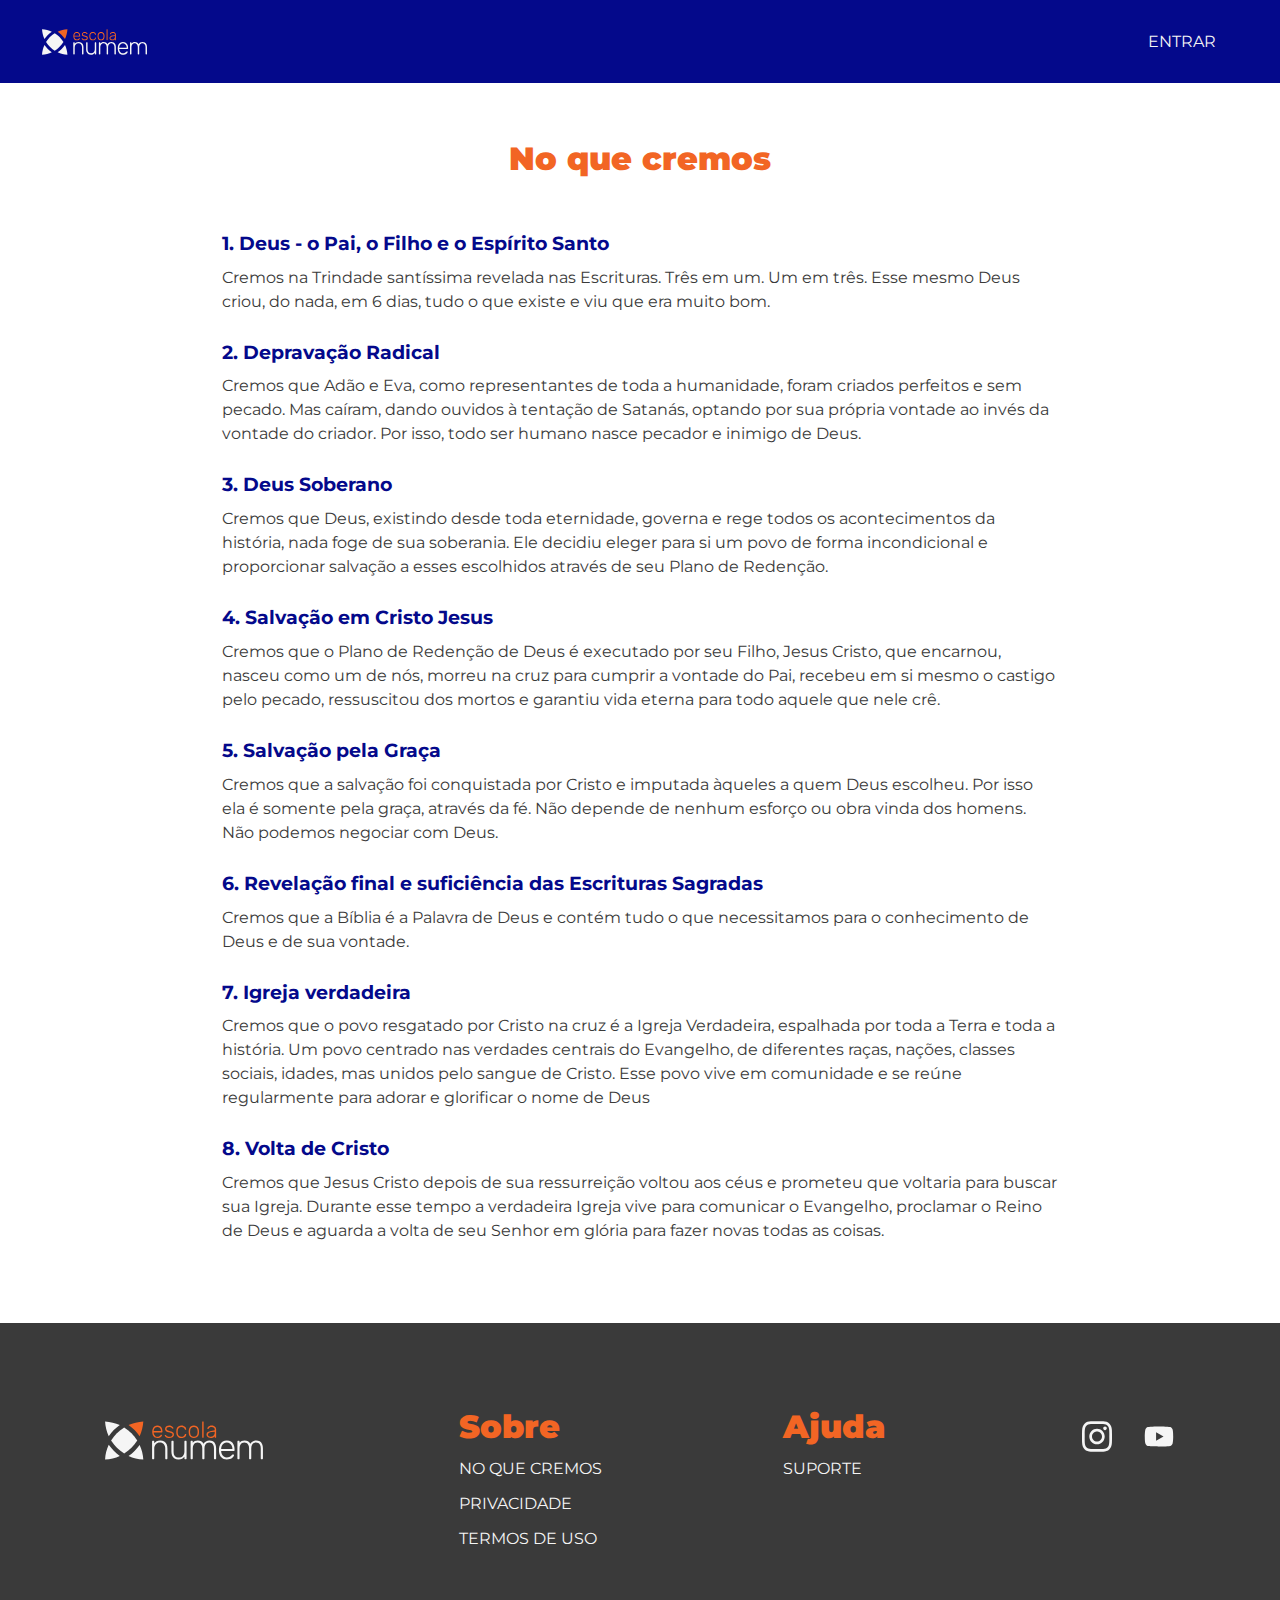
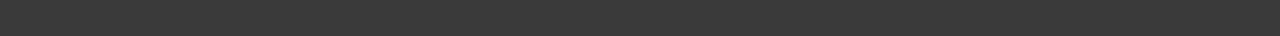
<file: src/cremos.html>
<!DOCTYPE html>
<html lang="en">
<head>
    <meta charset="UTF-8">
    <meta http-equiv="X-UA-Compatible" content="IE=edge">
    <meta name="viewport" content="width=device-width, initial-scale=1.0">
    <title>Termos e Condições | Escola Numem</title>
    <link rel="shortcut icon" href="./images/logo.png" type="image/png">
    <link rel="stylesheet" href="./css/text_page.css">
    <link rel="stylesheet" href="./css/base.css">
    <!-- Meta Pixel Code -->
    <script>
        !(function (f, b, e, v, n, t, s) {
            if (f.fbq) return;
            n = f.fbq = function () {
                n.callMethod
                    ? n.callMethod.apply(n, arguments)
                    : n.queue.push(arguments);
            };
            if (!f._fbq) f._fbq = n;
            n.push = n;
            n.loaded = !0;
            n.version = "2.0";
            n.queue = [];
            t = b.createElement(e);
            t.async = !0;
            t.src = v;
            s = b.getElementsByTagName(e)[0];
            s.parentNode.insertBefore(t, s);
        })(
            window,
            document,
            "script",
            "https://connect.facebook.net/en_US/fbevents.js"
        );
        fbq("init", "1876708645851662");
        fbq("track", "PageView");
    </script>
    <noscript
        ><img
            height="1"
            width="1"
            style="display: none"
            src="https://www.facebook.com/tr?id=1876708645851662&ev=PageView&noscript=1"
    /></noscript>
    <!-- End Meta Pixel Code -->
</head>
<body>
    <nav id="fix_header" class="scrolled">
        <a href="./">
            <img id="logo" src="./images/logotipo-laranja-branco.svg" alt="firefox logo">
        </a>
        <div id="links">
            <a href="https://escolanumem.club.hotmart.com/" target="_blank">Entrar</a>
        </div>
    </nav>
    <section id="content">
        <h1>No que cremos</h1>
        <ol>
            <li>
                <span class="item_title">Deus - o Pai, o Filho e o Espírito Santo</span>
                <p>
                  Cremos na Trindade santíssima revelada nas Escrituras. Três em um. Um em
                  três. Esse mesmo Deus criou, do nada, em 6 dias, tudo o que existe e viu que
                  era muito bom.
                </p>
              </li>
              <li>
                <span class="item_title">Depravação Radical</span>
                <p>
                  Cremos que Adão e Eva, como representantes de toda a humanidade, foram
                  criados perfeitos e sem pecado. Mas caíram, dando ouvidos à tentação de
                  Satanás, optando por sua própria vontade ao invés da vontade do criador. Por
                  isso, todo ser humano nasce pecador e inimigo de Deus.
                </p>
              </li>
              <li>
                <span class="item_title">Deus Soberano</span>
                <p>
                  Cremos que Deus, existindo desde toda eternidade, governa e rege todos os
                  acontecimentos da história, nada foge de sua soberania. Ele decidiu eleger
                  para si um povo de forma incondicional e proporcionar salvação a esses
                  escolhidos através de seu Plano de Redenção.
                </p>
              </li>
              <li>
                <span class="item_title">Salvação em Cristo Jesus</span>
                <p>
                  Cremos que o Plano de Redenção de Deus é executado por seu Filho, Jesus
                  Cristo, que encarnou, nasceu como um de nós, morreu na cruz para cumprir a
                  vontade do Pai, recebeu em si mesmo o castigo pelo pecado, ressuscitou dos
                  mortos e garantiu vida eterna para todo aquele que nele crê.
                </p>
              </li>
              <li>
                <span class="item_title">Salvação pela Graça</span>
                <p>
                  Cremos que a salvação foi conquistada por Cristo e imputada àqueles a quem
                  Deus escolheu. Por isso ela é somente pela graça, através da fé. Não depende
                  de nenhum esforço ou obra vinda dos homens. Não podemos negociar com Deus.
                </p>
              </li>
              <li>
                <span class="item_title"
                  >Revelação final e suficiência das Escrituras Sagradas</span
                >
                <p>
                    Cremos que a Bíblia é a Palavra de Deus e contém tudo o que necessitamos para
                    o conhecimento de Deus e de sua vontade.
                </p>
              </li>
              <li>
                <span class="item_title">Igreja verdadeira</span>
                <p>
                  Cremos que o povo resgatado por Cristo na cruz é a Igreja Verdadeira,
                  espalhada por toda a Terra e toda a história. Um povo centrado nas verdades
                  centrais do Evangelho, de diferentes raças, nações, classes sociais, idades,
                  mas unidos pelo sangue de Cristo. Esse povo vive em comunidade e se reúne
                  regularmente para adorar e glorificar o nome de Deus
                </p>
              </li>
              <li>
                <span class="item_title">Volta de Cristo</span>
                <p>
                  Cremos que Jesus Cristo depois de sua ressurreição voltou aos céus e
                  prometeu que voltaria para buscar sua Igreja. Durante esse tempo a
                  verdadeira Igreja vive para comunicar o Evangelho, proclamar o Reino de Deus
                  e aguarda a volta de seu Senhor em glória para fazer novas todas as coisas.
                </p>
              </li>
              
        </ol>
    </section>
    <section id="rodape">
        <div class="col">
            <img height="75px" src="./images/logotipo-laranja-branco.svg" alt="Logo do Firefox">
        </div>
        <div class="col">
            <h1>Sobre</h1>
            <a href="./cremos.html">No que cremos</a>
            <a href="./privacidade.html">Privacidade</a>
            <a href="./termos.html">Termos de Uso</a>
        </div>
        <div class="col">
            <h1>Ajuda</h1>
            <a href="mailto:suporte@escolanumem.com.br" target="_blank">Suporte</a>
        </div>
        <div class="col" id="redes">
            <a href="https://www.instagram.com/escolanumem" target="_blank">
                <img width="30px" src="./images/fa-instagram-brands.svg" alt="instagram">
            </a>
            <a href="https://www.youtube.com/channel/UCipvUMzYvGfjyxjI6R7UhVg" target="_blank">
                <img width="30px" src="./images/fa-youtube-brands.svg" alt="Youtube">
            </a>
        </div>
    </section>
    
</body>
</html>
</file>
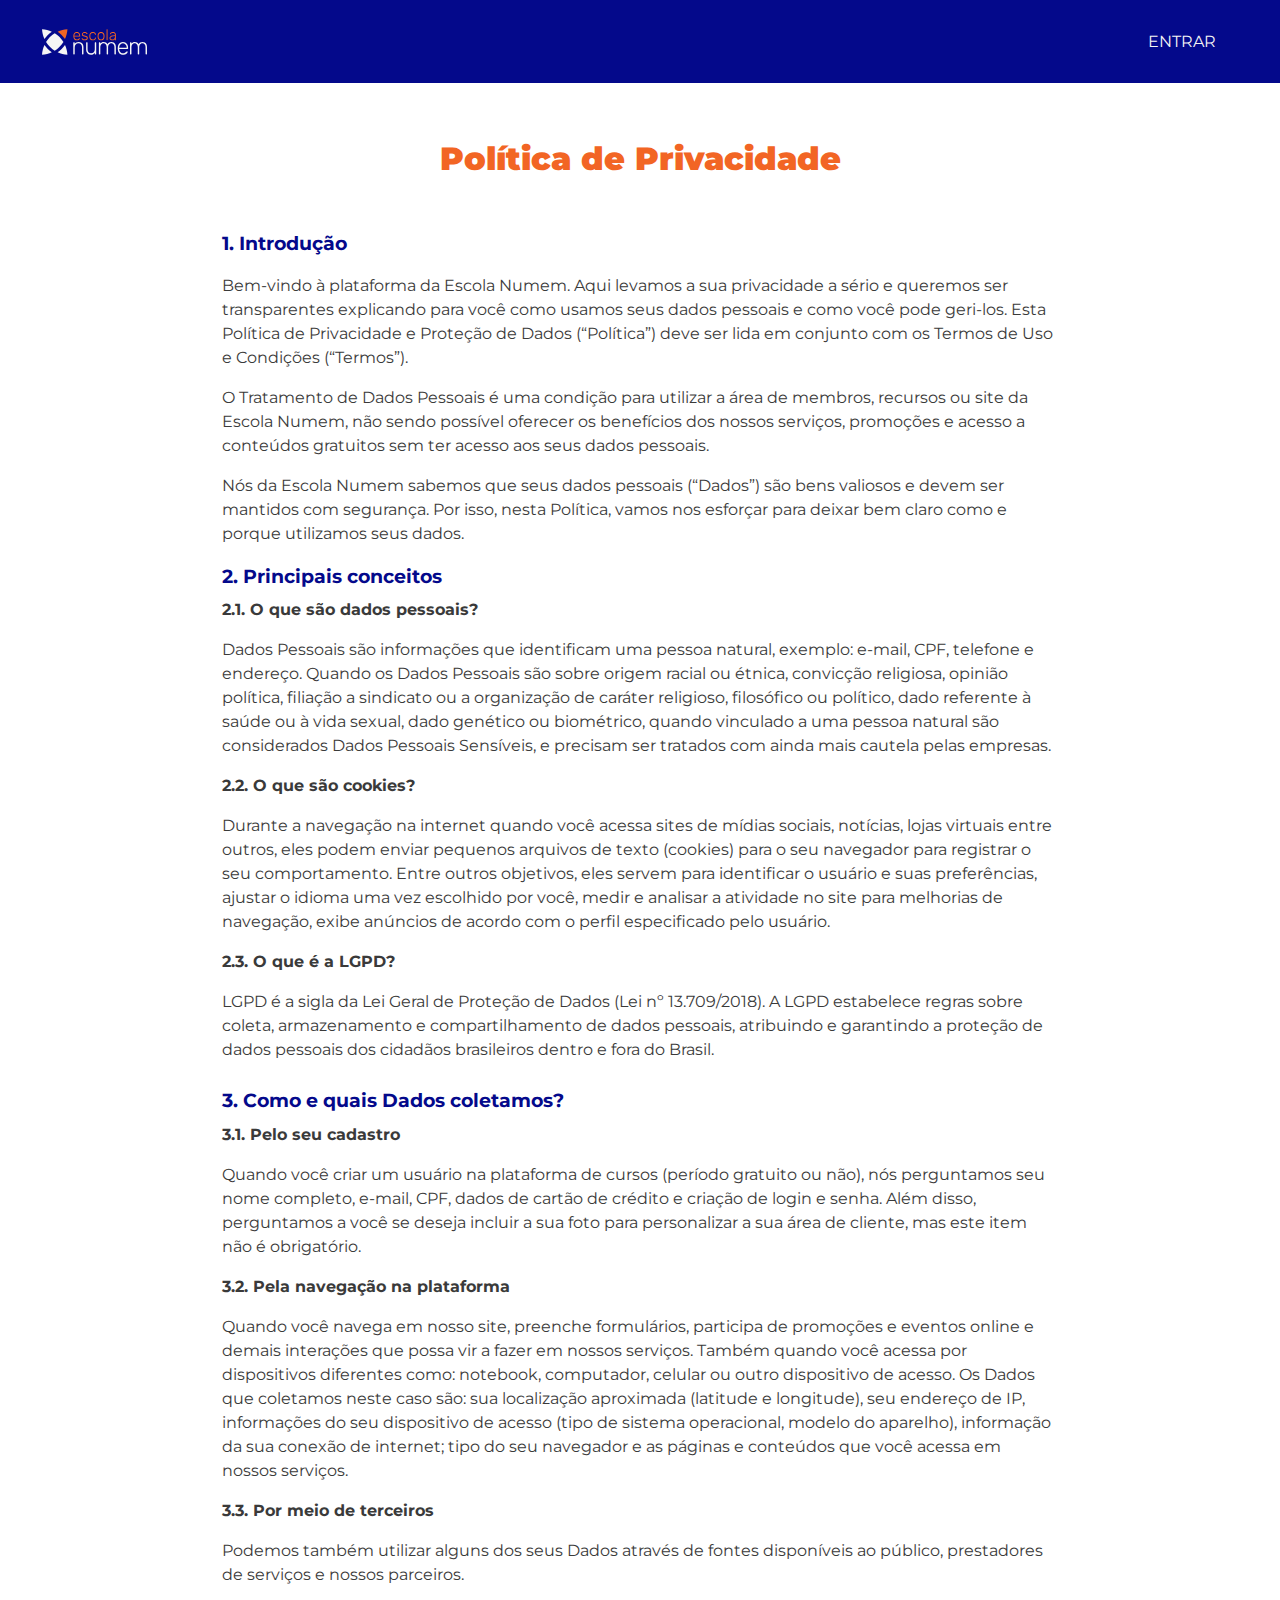
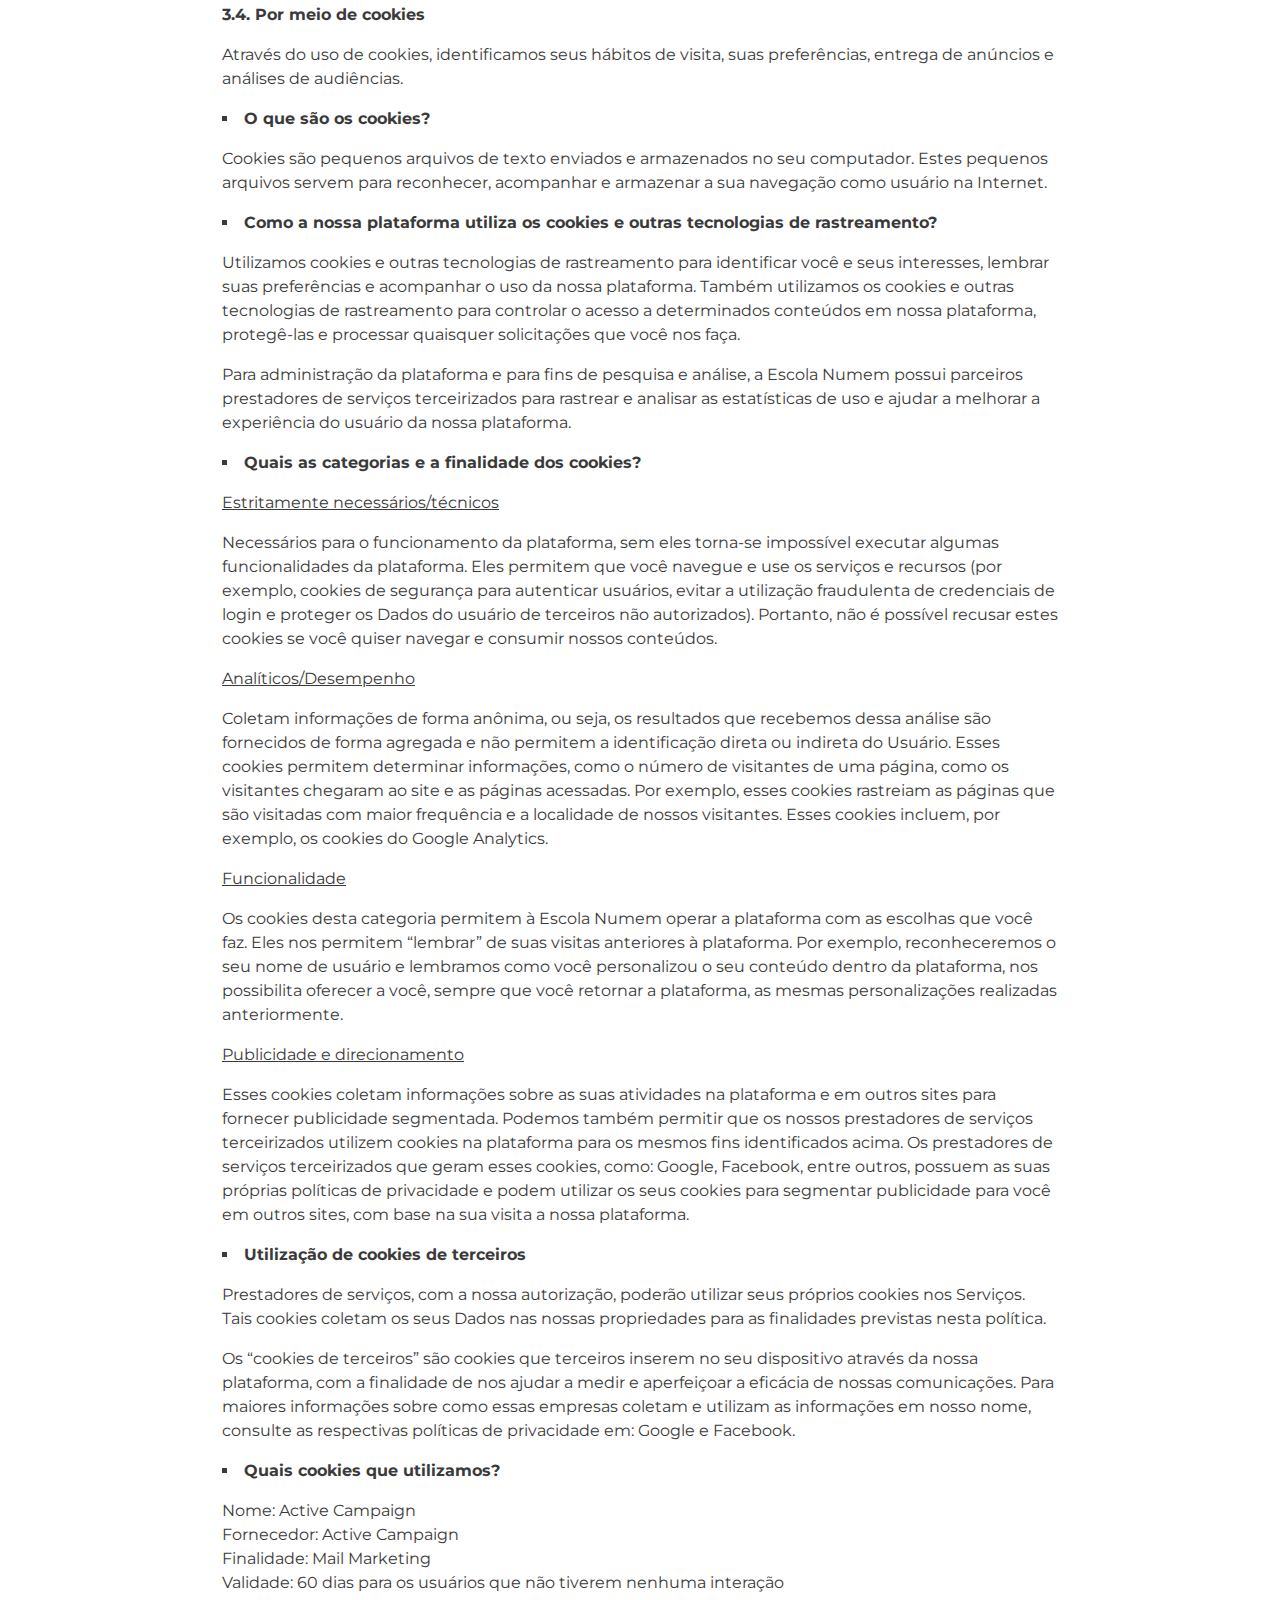
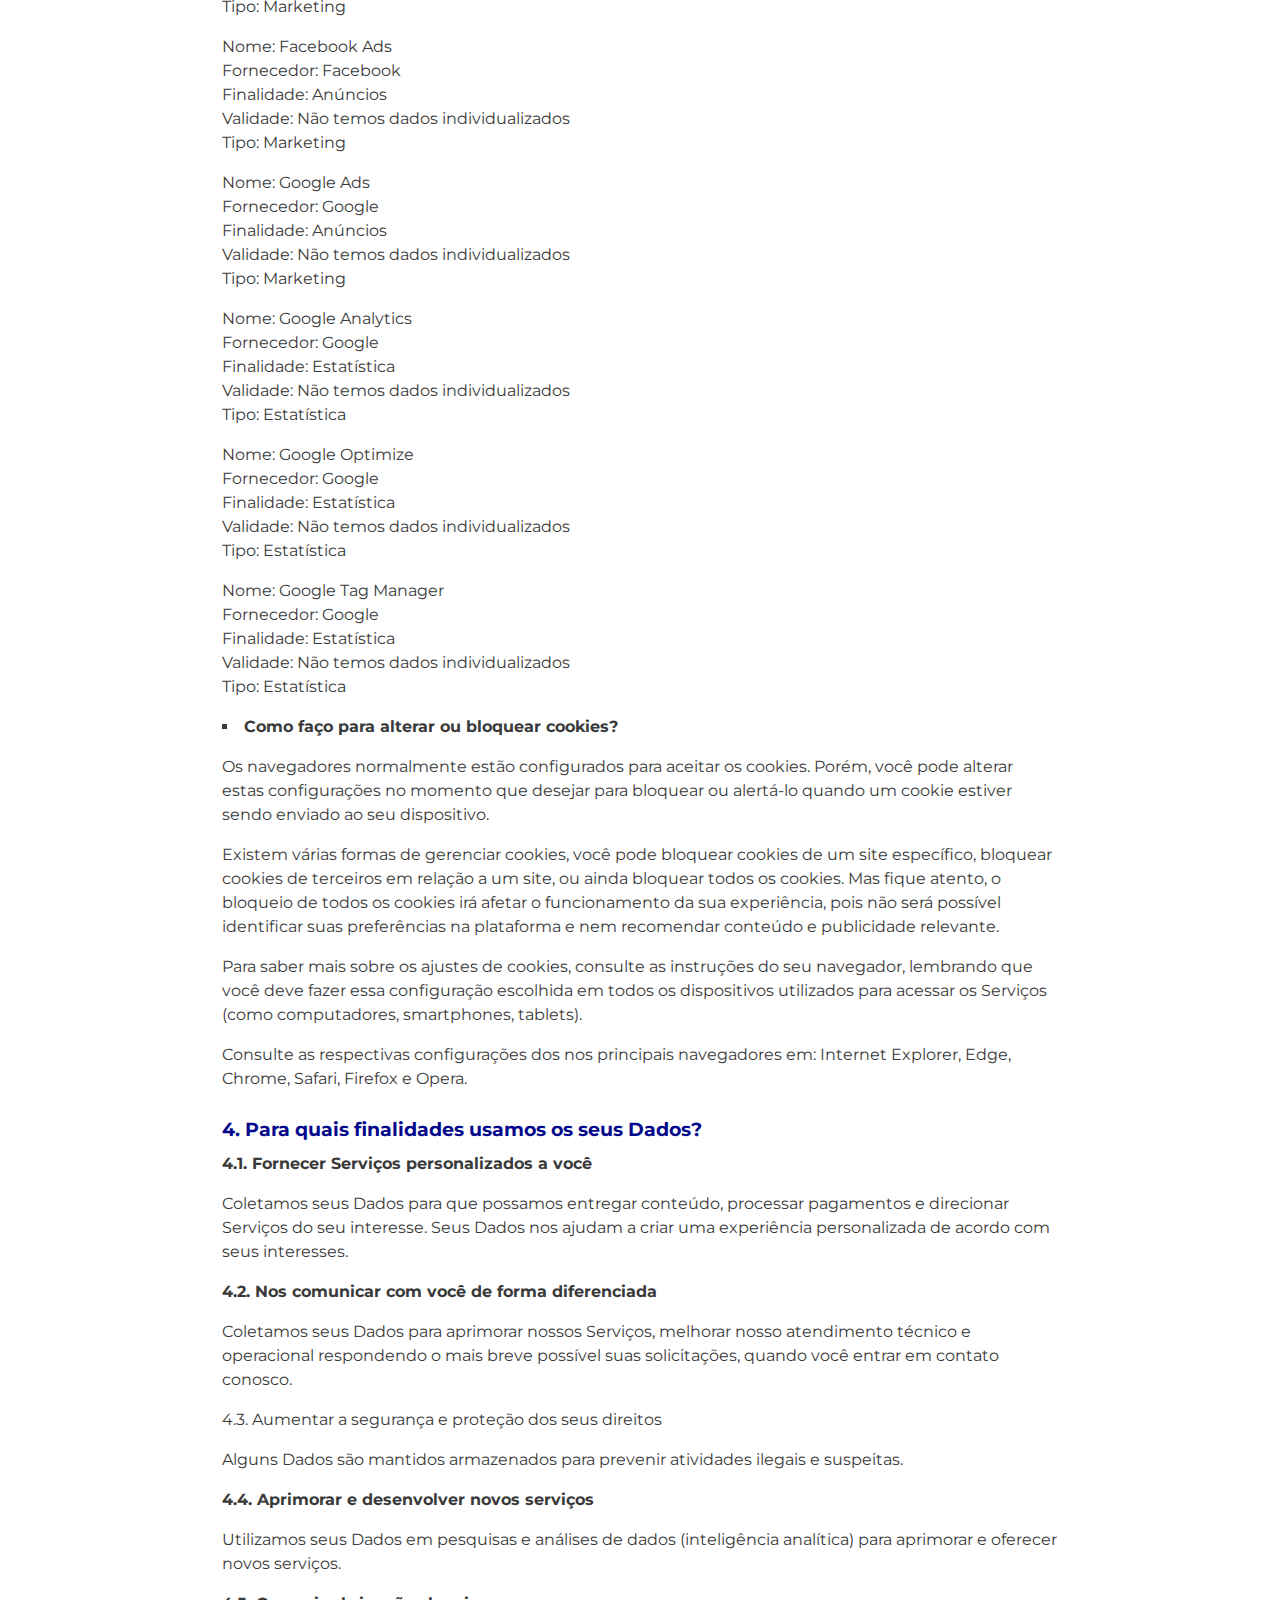
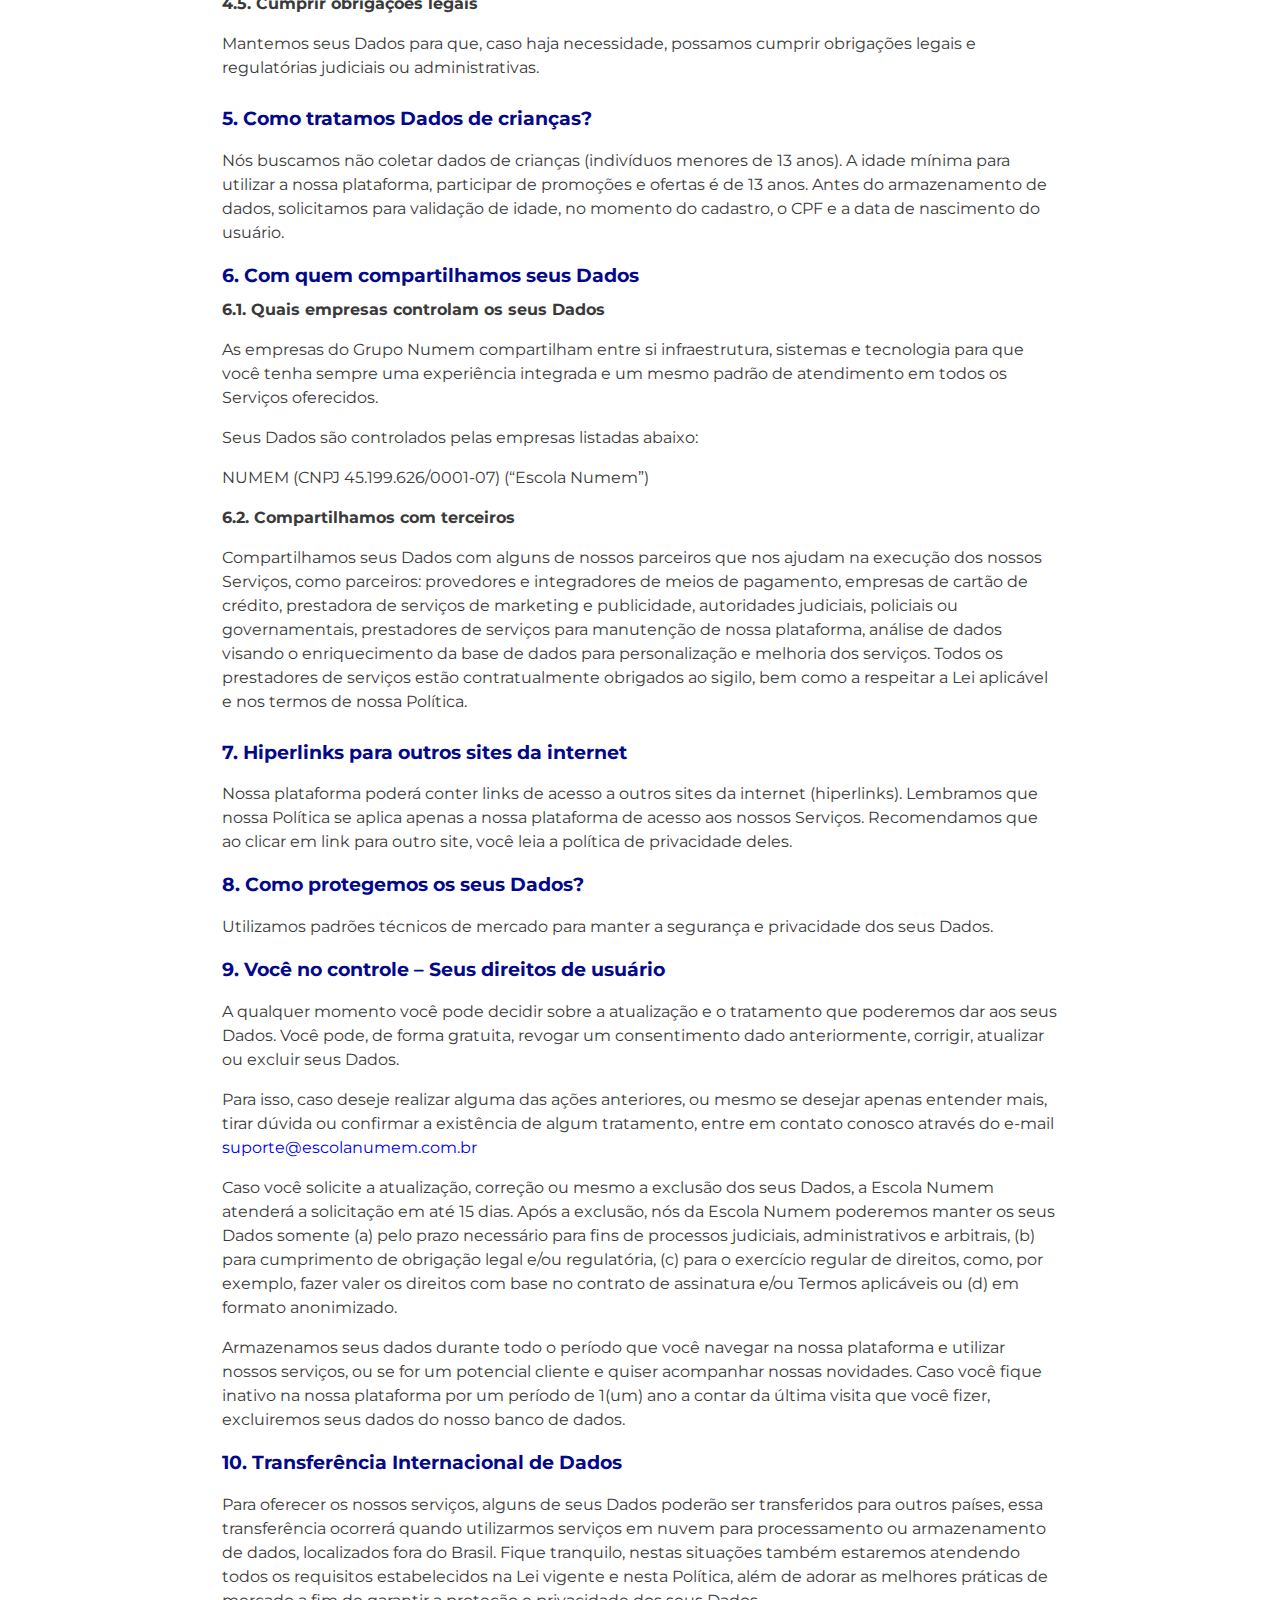
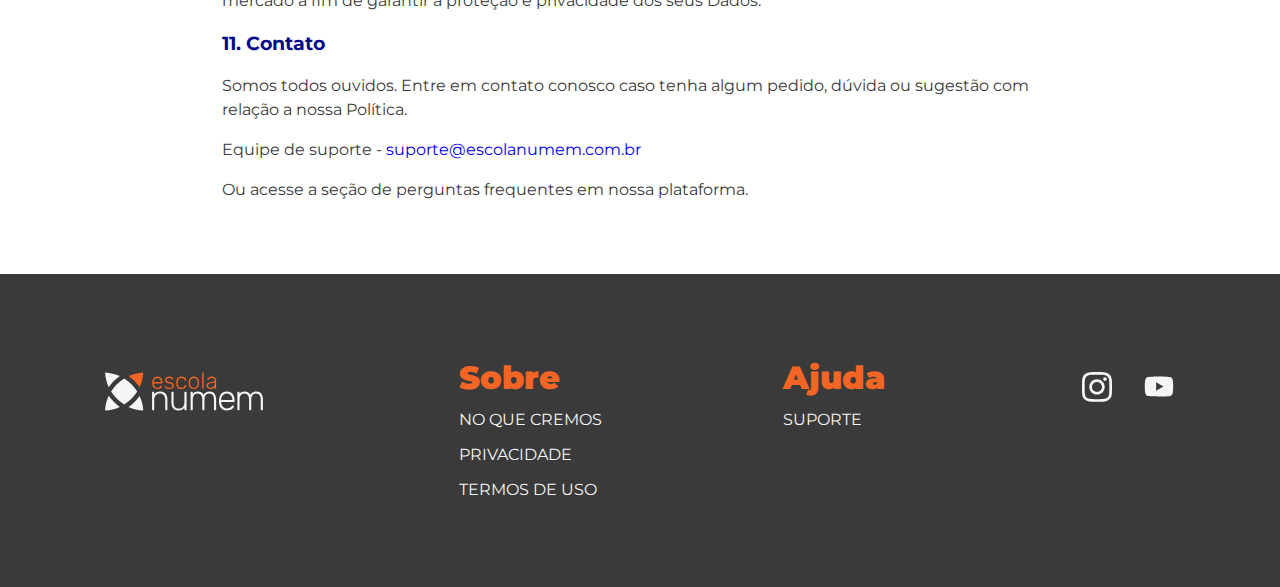
<file: src/privacidade.html>
<!DOCTYPE html>
<html lang="en">
    <head>
        <meta charset="UTF-8" />
        <meta http-equiv="X-UA-Compatible" content="IE=edge" />
        <meta name="viewport" content="width=device-width, initial-scale=1.0" />
        <title>Política de Privacidade | Escola Numem</title>
        <link rel="shortcut icon" href="./images/logo.png" type="image/png" />
        <link rel="stylesheet" href="./css/text_page.css" />
        <link rel="stylesheet" href="./css/base.css" />
        <!-- Meta Pixel Code -->
        <script>
            !(function (f, b, e, v, n, t, s) {
                if (f.fbq) return;
                n = f.fbq = function () {
                    n.callMethod
                        ? n.callMethod.apply(n, arguments)
                        : n.queue.push(arguments);
                };
                if (!f._fbq) f._fbq = n;
                n.push = n;
                n.loaded = !0;
                n.version = "2.0";
                n.queue = [];
                t = b.createElement(e);
                t.async = !0;
                t.src = v;
                s = b.getElementsByTagName(e)[0];
                s.parentNode.insertBefore(t, s);
            })(
                window,
                document,
                "script",
                "https://connect.facebook.net/en_US/fbevents.js"
            );
            fbq("init", "1876708645851662");
            fbq("track", "PageView");
        </script>
        <noscript
            ><img
                height="1"
                width="1"
                style="display: none"
                src="https://www.facebook.com/tr?id=1876708645851662&ev=PageView&noscript=1"
        /></noscript>
        <!-- End Meta Pixel Code -->
    </head>
    <body>
        <nav id="fix_header" class="scrolled">
            <a href="./">
                <img
                    id="logo"
                    src="./images/logotipo-laranja-branco.svg"
                    alt="firefox logo"
                />
            </a>
            <div id="links">
                <a href="https://escolanumem.club.hotmart.com/" target="_blank"
                    >Entrar</a
                >
            </div>
        </nav>
        <section id="content" class="privacidade">
            <h1>Política de Privacidade</h1>
            <ol>
                <li><span class="item_title">Introdução</span></li>
                <p>
                    Bem-vindo à plataforma da Escola Numem. Aqui levamos a sua
                    privacidade a sério e queremos ser transparentes explicando
                    para você como usamos seus dados pessoais e como você pode
                    geri-los. Esta Política de Privacidade e Proteção de Dados
                    (“Política”) deve ser lida em conjunto com os Termos de Uso
                    e Condições (“Termos”).
                </p>
                <p>
                    O Tratamento de Dados Pessoais é uma condição para utilizar
                    a área de membros, recursos ou site da Escola Numem, não
                    sendo possível oferecer os benefícios dos nossos serviços,
                    promoções e acesso a conteúdos gratuitos sem ter acesso aos
                    seus dados pessoais.
                </p>
                <p>
                    Nós da Escola Numem sabemos que seus dados pessoais
                    (“Dados”) são bens valiosos e devem ser mantidos com
                    segurança. Por isso, nesta Política, vamos nos esforçar para
                    deixar bem claro como e porque utilizamos seus dados.
                </p>
                <li>
                    <span class="item_title">Principais conceitos</span>
                    <ol>
                        <li class="bold">O que são dados pessoais?</li>
                        <p>
                            Dados Pessoais são informações que identificam uma
                            pessoa natural, exemplo: e-mail, CPF, telefone e
                            endereço. Quando os Dados Pessoais são sobre origem
                            racial ou étnica, convicção religiosa, opinião
                            política, filiação a sindicato ou a organização de
                            caráter religioso, filosófico ou político, dado
                            referente à saúde ou à vida sexual, dado genético ou
                            biométrico, quando vinculado a uma pessoa natural
                            são considerados Dados Pessoais Sensíveis, e
                            precisam ser tratados com ainda mais cautela pelas
                            empresas.
                        </p>
                        <li class="bold">O que são cookies?</li>
                        <p>
                            Durante a navegação na internet quando você acessa
                            sites de mídias sociais, notícias, lojas virtuais
                            entre outros, eles podem enviar pequenos arquivos de
                            texto (cookies) para o seu navegador para registrar
                            o seu comportamento. Entre outros objetivos, eles
                            servem para identificar o usuário e suas
                            preferências, ajustar o idioma uma vez escolhido por
                            você, medir e analisar a atividade no site para
                            melhorias de navegação, exibe anúncios de acordo com
                            o perfil especificado pelo usuário.
                        </p>
                        <li class="bold">O que é a LGPD?</li>
                        <p>
                            LGPD é a sigla da Lei Geral de Proteção de Dados
                            (Lei nº 13.709/2018). A LGPD estabelece regras sobre
                            coleta, armazenamento e compartilhamento de dados
                            pessoais, atribuindo e garantindo a proteção de
                            dados pessoais dos cidadãos brasileiros dentro e
                            fora do Brasil.
                        </p>
                    </ol>
                </li>
                <li>
                    <span class="item_title"
                        >Como e quais Dados coletamos?</span
                    >
                    <ol>
                        <li class="bold">Pelo seu cadastro</li>
                        <p>
                            Quando você criar um usuário na plataforma de cursos
                            (período gratuito ou não), nós perguntamos seu nome
                            completo, e-mail, CPF, dados de cartão de crédito e
                            criação de login e senha. Além disso, perguntamos a
                            você se deseja incluir a sua foto para personalizar
                            a sua área de cliente, mas este item não é
                            obrigatório.
                        </p>
                        <li class="bold">Pela navegação na plataforma</li>
                        <p>
                            Quando você navega em nosso site, preenche
                            formulários, participa de promoções e eventos online
                            e demais interações que possa vir a fazer em nossos
                            serviços. Também quando você acessa por dispositivos
                            diferentes como: notebook, computador, celular ou
                            outro dispositivo de acesso. Os Dados que coletamos
                            neste caso são: sua localização aproximada (latitude
                            e longitude), seu endereço de IP, informações do seu
                            dispositivo de acesso (tipo de sistema operacional,
                            modelo do aparelho), informação da sua conexão de
                            internet; tipo do seu navegador e as páginas e
                            conteúdos que você acessa em nossos serviços.
                        </p>
                        <li class="bold">Por meio de terceiros</li>
                        <p>
                            Podemos também utilizar alguns dos seus Dados
                            através de fontes disponíveis ao público,
                            prestadores de serviços e nossos parceiros.
                        </p>
                        <li class="bold">Por meio de cookies</li>
                        <p>
                            Através do uso de cookies, identificamos seus
                            hábitos de visita, suas preferências, entrega de
                            anúncios e análises de audiências.
                        </p>
                        <ul>
                            <li class="bold_counter">
                                <b>O que são os cookies?</b>
                            </li>
                            <p>
                                Cookies são pequenos arquivos de texto enviados
                                e armazenados no seu computador. Estes pequenos
                                arquivos servem para reconhecer, acompanhar e
                                armazenar a sua navegação como usuário na
                                Internet.
                            </p>
                            <li class="bold_counter">
                                <b>
                                    Como a nossa plataforma utiliza os cookies e
                                    outras tecnologias de rastreamento?
                                </b>
                            </li>
                            <p>
                                Utilizamos cookies e outras tecnologias de
                                rastreamento para identificar você e seus
                                interesses, lembrar suas preferências e
                                acompanhar o uso da nossa plataforma. Também
                                utilizamos os cookies e outras tecnologias de
                                rastreamento para controlar o acesso a
                                determinados conteúdos em nossa plataforma,
                                protegê-las e processar quaisquer solicitações
                                que você nos faça.
                            </p>
                            <p>
                                Para administração da plataforma e para fins de
                                pesquisa e análise, a Escola Numem possui
                                parceiros prestadores de serviços terceirizados
                                para rastrear e analisar as estatísticas de uso
                                e ajudar a melhorar a experiência do usuário da
                                nossa plataforma.
                            </p>
                            <li class="bold_counter">
                                <b
                                    >Quais as categorias e a finalidade dos
                                    cookies?</b
                                >
                            </li>
                            <p><u>Estritamente necessários/técnicos</u></p>
                            <p>
                                Necessários para o funcionamento da plataforma,
                                sem eles torna-se impossível executar algumas
                                funcionalidades da plataforma. Eles permitem que
                                você navegue e use os serviços e recursos (por
                                exemplo, cookies de segurança para autenticar
                                usuários, evitar a utilização fraudulenta de
                                credenciais de login e proteger os Dados do
                                usuário de terceiros não autorizados). Portanto,
                                não é possível recusar estes cookies se você
                                quiser navegar e consumir nossos conteúdos.
                            </p>
                            <p><u>Analíticos/Desempenho</u></p>
                            <p>
                                Coletam informações de forma anônima, ou seja,
                                os resultados que recebemos dessa análise são
                                fornecidos de forma agregada e não permitem a
                                identificação direta ou indireta do Usuário.
                                Esses cookies permitem determinar informações,
                                como o número de visitantes de uma página, como
                                os visitantes chegaram ao site e as páginas
                                acessadas. Por exemplo, esses cookies rastreiam
                                as páginas que são visitadas com maior
                                frequência e a localidade de nossos visitantes.
                                Esses cookies incluem, por exemplo, os cookies
                                do Google Analytics.
                            </p>
                            <p><u>Funcionalidade</u></p>
                            <p>
                                Os cookies desta categoria permitem à Escola
                                Numem operar a plataforma com as escolhas que
                                você faz. Eles nos permitem “lembrar” de suas
                                visitas anteriores à plataforma. Por exemplo,
                                reconheceremos o seu nome de usuário e lembramos
                                como você personalizou o seu conteúdo dentro da
                                plataforma, nos possibilita oferecer a você,
                                sempre que você retornar a plataforma, as mesmas
                                personalizações realizadas anteriormente.
                            </p>
                            <p><u>Publicidade e direcionamento</u></p>
                            <p>
                                Esses cookies coletam informações sobre as suas
                                atividades na plataforma e em outros sites para
                                fornecer publicidade segmentada. Podemos também
                                permitir que os nossos prestadores de serviços
                                terceirizados utilizem cookies na plataforma
                                para os mesmos fins identificados acima. Os
                                prestadores de serviços terceirizados que geram
                                esses cookies, como: Google, Facebook, entre
                                outros, possuem as suas próprias políticas de
                                privacidade e podem utilizar os seus cookies
                                para segmentar publicidade para você em outros
                                sites, com base na sua visita a nossa
                                plataforma.
                            </p>
                            <li class="bold_counter">
                                <b>Utilização de cookies de terceiros</b>
                            </li>
                            <p>
                                Prestadores de serviços, com a nossa
                                autorização, poderão utilizar seus próprios
                                cookies nos Serviços. Tais cookies coletam os
                                seus Dados nas nossas propriedades para as
                                finalidades previstas nesta política.
                            </p>
                            <p>
                                Os “cookies de terceiros” são cookies que
                                terceiros inserem no seu dispositivo através da
                                nossa plataforma, com a finalidade de nos ajudar
                                a medir e aperfeiçoar a eficácia de nossas
                                comunicações. Para maiores informações sobre
                                como essas empresas coletam e utilizam as
                                informações em nosso nome, consulte as
                                respectivas políticas de privacidade em: Google
                                e Facebook.
                            </p>
                            <li class="bold_counter">
                                <b>Quais cookies que utilizamos?</b>
                            </li>
                            <p>
                                Nome: Active Campaign<br />
                                Fornecedor: Active Campaign<br />
                                Finalidade: Mail Marketing<br />
                                Validade: 60 dias para os usuários que não
                                tiverem nenhuma interação<br />
                                Tipo: Marketing<br />
                            </p>

                            <p>
                                Nome: Facebook Ads<br />
                                Fornecedor: Facebook<br />
                                Finalidade: Anúncios<br />
                                Validade: Não temos dados individualizados<br />
                                Tipo: Marketing<br />
                            </p>

                            <p>
                                Nome: Google Ads<br />
                                Fornecedor: Google<br />
                                Finalidade: Anúncios<br />
                                Validade: Não temos dados individualizados<br />
                                Tipo: Marketing<br />
                            </p>

                            <p>
                                Nome: Google Analytics<br />
                                Fornecedor: Google<br />
                                Finalidade: Estatística<br />
                                Validade: Não temos dados individualizados<br />
                                Tipo: Estatística<br />
                            </p>

                            <p>
                                Nome: Google Optimize<br />
                                Fornecedor: Google<br />
                                Finalidade: Estatística<br />
                                Validade: Não temos dados individualizados<br />
                                Tipo: Estatística<br />
                            </p>

                            <p>
                                Nome: Google Tag Manager<br />
                                Fornecedor: Google<br />
                                Finalidade: Estatística<br />
                                Validade: Não temos dados individualizados<br />
                                Tipo: Estatística<br />
                            </p>
                            <li class="bold_counter">
                                <b
                                    >Como faço para alterar ou bloquear
                                    cookies?</b
                                >
                            </li>
                            <p>
                                Os navegadores normalmente estão configurados
                                para aceitar os cookies. Porém, você pode
                                alterar estas configurações no momento que
                                desejar para bloquear ou alertá-lo quando um
                                cookie estiver sendo enviado ao seu dispositivo.
                            </p>
                            <p>
                                Existem várias formas de gerenciar cookies, você
                                pode bloquear cookies de um site específico,
                                bloquear cookies de terceiros em relação a um
                                site, ou ainda bloquear todos os cookies. Mas
                                fique atento, o bloqueio de todos os cookies irá
                                afetar o funcionamento da sua experiência, pois
                                não será possível identificar suas preferências
                                na plataforma e nem recomendar conteúdo e
                                publicidade relevante.
                            </p>
                            <p>
                                Para saber mais sobre os ajustes de cookies,
                                consulte as instruções do seu navegador,
                                lembrando que você deve fazer essa configuração
                                escolhida em todos os dispositivos utilizados
                                para acessar os Serviços (como computadores,
                                smartphones, tablets).
                            </p>
                            <p>
                                Consulte as respectivas configurações dos nos
                                principais navegadores em: Internet Explorer,
                                Edge, Chrome, Safari, Firefox e Opera.
                            </p>
                        </ul>
                    </ol>
                </li>
                <li>
                    <span class="item_title"
                        >Para quais finalidades usamos os seus Dados?</span
                    >
                    <ol>
                        <li class="bold">
                            Fornecer Serviços personalizados a você
                        </li>
                        <p>
                            Coletamos seus Dados para que possamos entregar
                            conteúdo, processar pagamentos e direcionar Serviços
                            do seu interesse. Seus Dados nos ajudam a criar uma
                            experiência personalizada de acordo com seus
                            interesses.
                        </p>
                        <li class="bold">
                            Nos comunicar com você de forma diferenciada
                        </li>
                        <p>
                            Coletamos seus Dados para aprimorar nossos Serviços,
                            melhorar nosso atendimento técnico e operacional
                            respondendo o mais breve possível suas solicitações,
                            quando você entrar em contato conosco.
                        </p>
                        <li>
                            Aumentar a segurança e proteção dos seus direitos
                        </li>
                        <p>
                            Alguns Dados são mantidos armazenados para prevenir
                            atividades ilegais e suspeitas.
                        </p>
                        <li class="bold">
                            Aprimorar e desenvolver novos serviços
                        </li>
                        <p>
                            Utilizamos seus Dados em pesquisas e análises de
                            dados (inteligência analítica) para aprimorar e
                            oferecer novos serviços.
                        </p>
                        <li class="bold">Cumprir obrigações legais</li>
                        <p>
                            Mantemos seus Dados para que, caso haja necessidade,
                            possamos cumprir obrigações legais e regulatórias
                            judiciais ou administrativas.
                        </p>
                    </ol>
                </li>
                <li>
                    <span class="item_title"
                        >Como tratamos Dados de crianças?</span
                    >
                </li>
                <p>
                    Nós buscamos não coletar dados de crianças (indivíduos
                    menores de 13 anos). A idade mínima para utilizar a nossa
                    plataforma, participar de promoções e ofertas é de 13 anos.
                    Antes do armazenamento de dados, solicitamos para validação
                    de idade, no momento do cadastro, o CPF e a data de
                    nascimento do usuário.
                </p>
                <li>
                    <span class="item_title"
                        >Com quem compartilhamos seus Dados</span
                    >
                    <ol>
                        <li class="bold">
                            Quais empresas controlam os seus Dados
                        </li>
                        <p>
                            As empresas do Grupo Numem compartilham entre si
                            infraestrutura, sistemas e tecnologia para que você
                            tenha sempre uma experiência integrada e um mesmo
                            padrão de atendimento em todos os Serviços
                            oferecidos.
                        </p>
                        <p>
                            Seus Dados são controlados pelas empresas listadas
                            abaixo:
                        </p>
                        <p>NUMEM (CNPJ 45.199.626/0001-07) (“Escola Numem”)</p>
                        <li class="bold">Compartilhamos com terceiros</li>
                        <p>
                            Compartilhamos seus Dados com alguns de nossos
                            parceiros que nos ajudam na execução dos nossos
                            Serviços, como parceiros: provedores e integradores
                            de meios de pagamento, empresas de cartão de
                            crédito, prestadora de serviços de marketing e
                            publicidade, autoridades judiciais, policiais ou
                            governamentais, prestadores de serviços para
                            manutenção de nossa plataforma, análise de dados
                            visando o enriquecimento da base de dados para
                            personalização e melhoria dos serviços. Todos os
                            prestadores de serviços estão contratualmente
                            obrigados ao sigilo, bem como a respeitar a Lei
                            aplicável e nos termos de nossa Política.
                        </p>
                    </ol>
                </li>
                <li>
                    <span class="item_title"
                        >Hiperlinks para outros sites da internet</span
                    >
                </li>
                <p>
                    Nossa plataforma poderá conter links de acesso a outros
                    sites da internet (hiperlinks). Lembramos que nossa Política
                    se aplica apenas a nossa plataforma de acesso aos nossos
                    Serviços. Recomendamos que ao clicar em link para outro
                    site, você leia a política de privacidade deles.
                </p>
                <li>
                    <span class="item_title"
                        >Como protegemos os seus Dados?</span
                    >
                </li>
                <p>
                    Utilizamos padrões técnicos de mercado para manter a
                    segurança e privacidade dos seus Dados.
                </p>
                <li>
                    <span class="item_title"
                        >Você no controle – Seus direitos de usuário</span
                    >
                </li>
                <p>
                    A qualquer momento você pode decidir sobre a atualização e o
                    tratamento que poderemos dar aos seus Dados. Você pode, de
                    forma gratuita, revogar um consentimento dado anteriormente,
                    corrigir, atualizar ou excluir seus Dados.
                </p>
                <p>
                    Para isso, caso deseje realizar alguma das ações anteriores,
                    ou mesmo se desejar apenas entender mais, tirar dúvida ou
                    confirmar a existência de algum tratamento, entre em contato
                    conosco através do e-mail
                    <a href="mailto:suporte@escolanumem.com.br"
                        >suporte@escolanumem.com.br</a
                    >
                </p>
                <p>
                    Caso você solicite a atualização, correção ou mesmo a
                    exclusão dos seus Dados, a Escola Numem atenderá a
                    solicitação em até 15 dias. Após a exclusão, nós da Escola
                    Numem poderemos manter os seus Dados somente (a) pelo prazo
                    necessário para fins de processos judiciais, administrativos
                    e arbitrais, (b) para cumprimento de obrigação legal e/ou
                    regulatória, (c) para o exercício regular de direitos, como,
                    por exemplo, fazer valer os direitos com base no contrato de
                    assinatura e/ou Termos aplicáveis ou (d) em formato
                    anonimizado.
                </p>
                <p>
                    Armazenamos seus dados durante todo o período que você
                    navegar na nossa plataforma e utilizar nossos serviços, ou
                    se for um potencial cliente e quiser acompanhar nossas
                    novidades. Caso você fique inativo na nossa plataforma por
                    um período de 1(um) ano a contar da última visita que você
                    fizer, excluiremos seus dados do nosso banco de dados.
                </p>
                <li>
                    <span class="item_title"
                        >Transferência Internacional de Dados</span
                    >
                </li>
                <p>
                    Para oferecer os nossos serviços, alguns de seus Dados
                    poderão ser transferidos para outros países, essa
                    transferência ocorrerá quando utilizarmos serviços em nuvem
                    para processamento ou armazenamento de dados, localizados
                    fora do Brasil. Fique tranquilo, nestas situações também
                    estaremos atendendo todos os requisitos estabelecidos na Lei
                    vigente e nesta Política, além de adorar as melhores
                    práticas de mercado a fim de garantir a proteção e
                    privacidade dos seus Dados.
                </p>
                <li><span class="item_title">Contato</span></li>
                <p>
                    Somos todos ouvidos. Entre em contato conosco caso tenha
                    algum pedido, dúvida ou sugestão com relação a nossa
                    Política.
                </p>
                <p>
                    Equipe de suporte -
                    <a href="mailto:suporte@escolanumem.com.br"
                        >suporte@escolanumem.com.br</a
                    >
                </p>
                <p>
                    Ou acesse a seção de perguntas frequentes em nossa
                    plataforma.
                </p>
            </ol>
        </section>
        <section id="rodape">
            <div class="col">
                <img
                    height="75px"
                    src="./images/logotipo-laranja-branco.svg"
                    alt="Logo do Firefox"
                />
            </div>
            <div class="col">
                <h1>Sobre</h1>
                <a href="./cremos.html">No que cremos</a>
                <a href="./privacidade.html">Privacidade</a>
                <a href="./termos.html">Termos de Uso</a>
            </div>
            <div class="col">
                <h1>Ajuda</h1>
                <a href="mailto:suporte@escolanumem.com.br" target="_blank"
                    >Suporte</a
                >
            </div>
            <div class="col" id="redes">
                <a href="https://www.instagram.com/escolanumem" target="_blank">
                    <img
                        width="30px"
                        src="./images/fa-instagram-brands.svg"
                        alt="instagram"
                    />
                </a>
                <a
                    href="https://www.youtube.com/channel/UCipvUMzYvGfjyxjI6R7UhVg"
                    target="_blank"
                >
                    <img
                        width="30px"
                        src="./images/fa-youtube-brands.svg"
                        alt="Youtube"
                    />
                </a>
            </div>
        </section>
    </body>
</html>
</file>
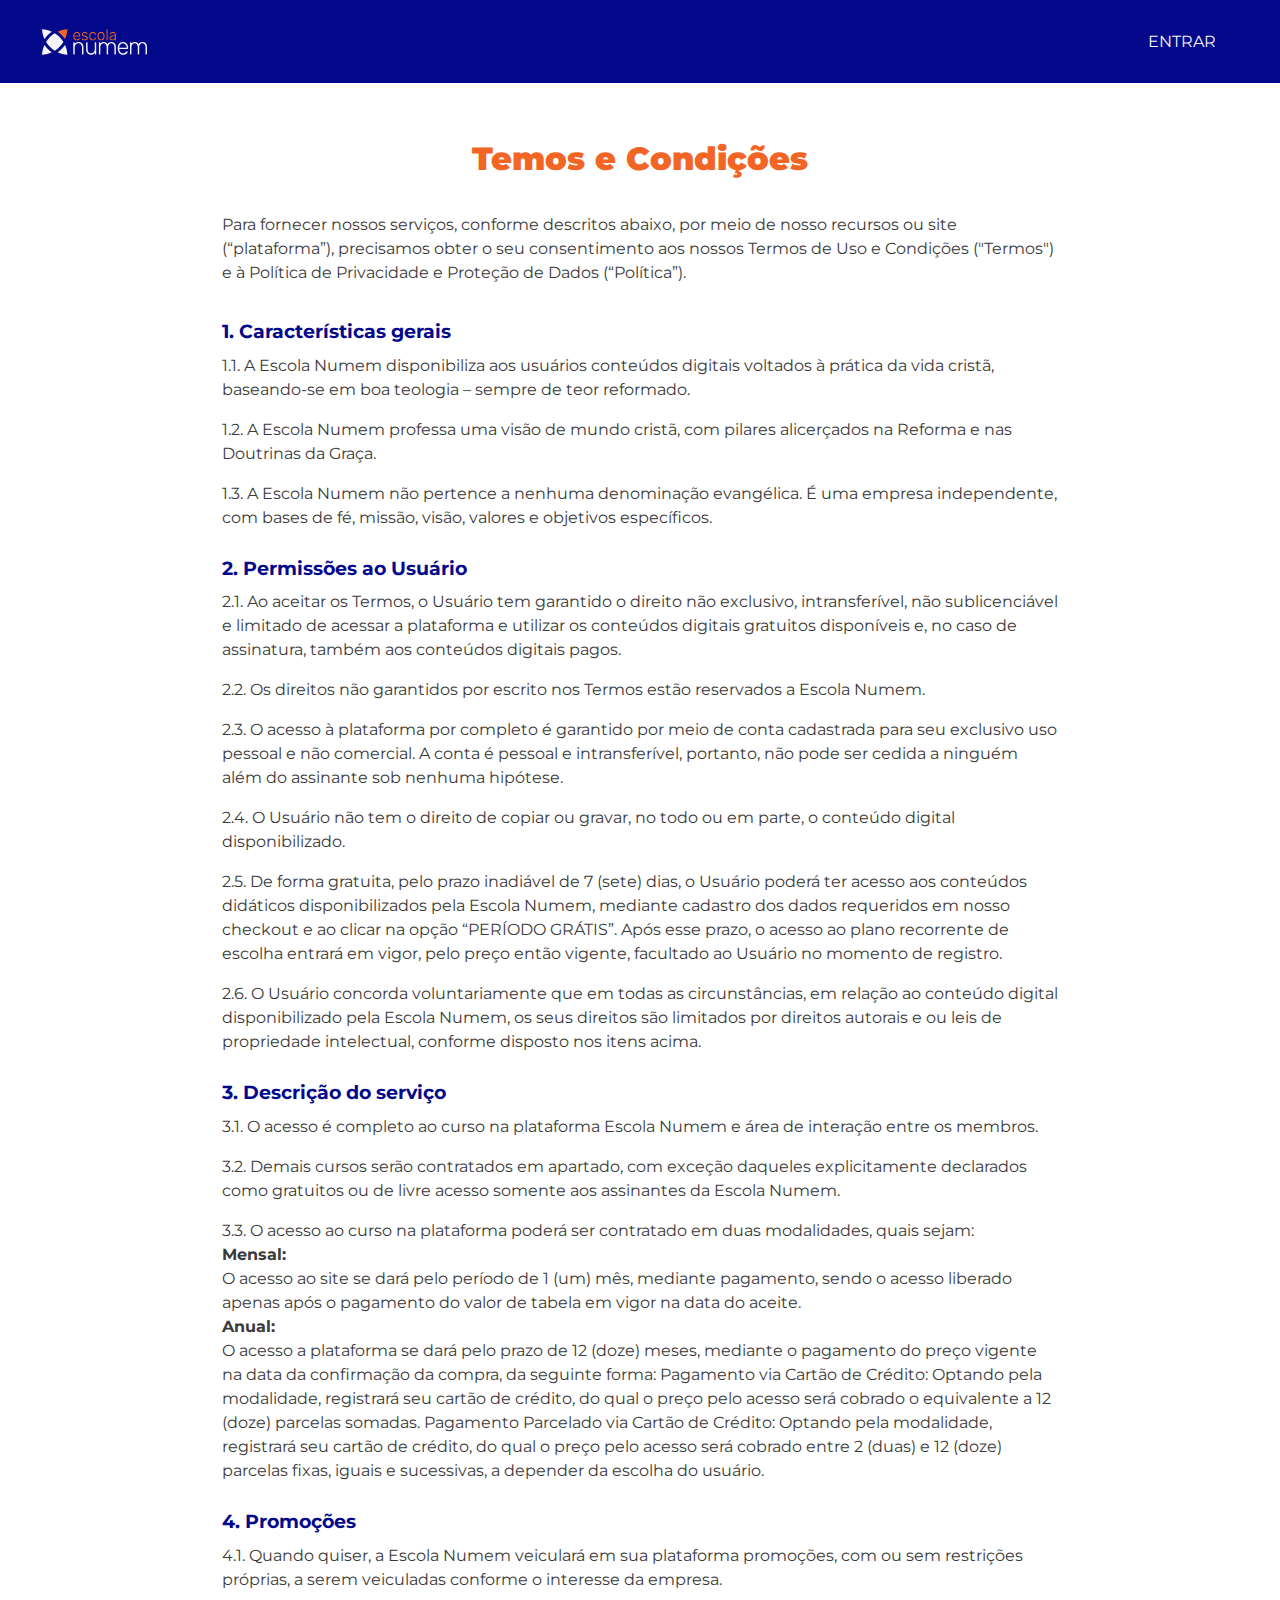
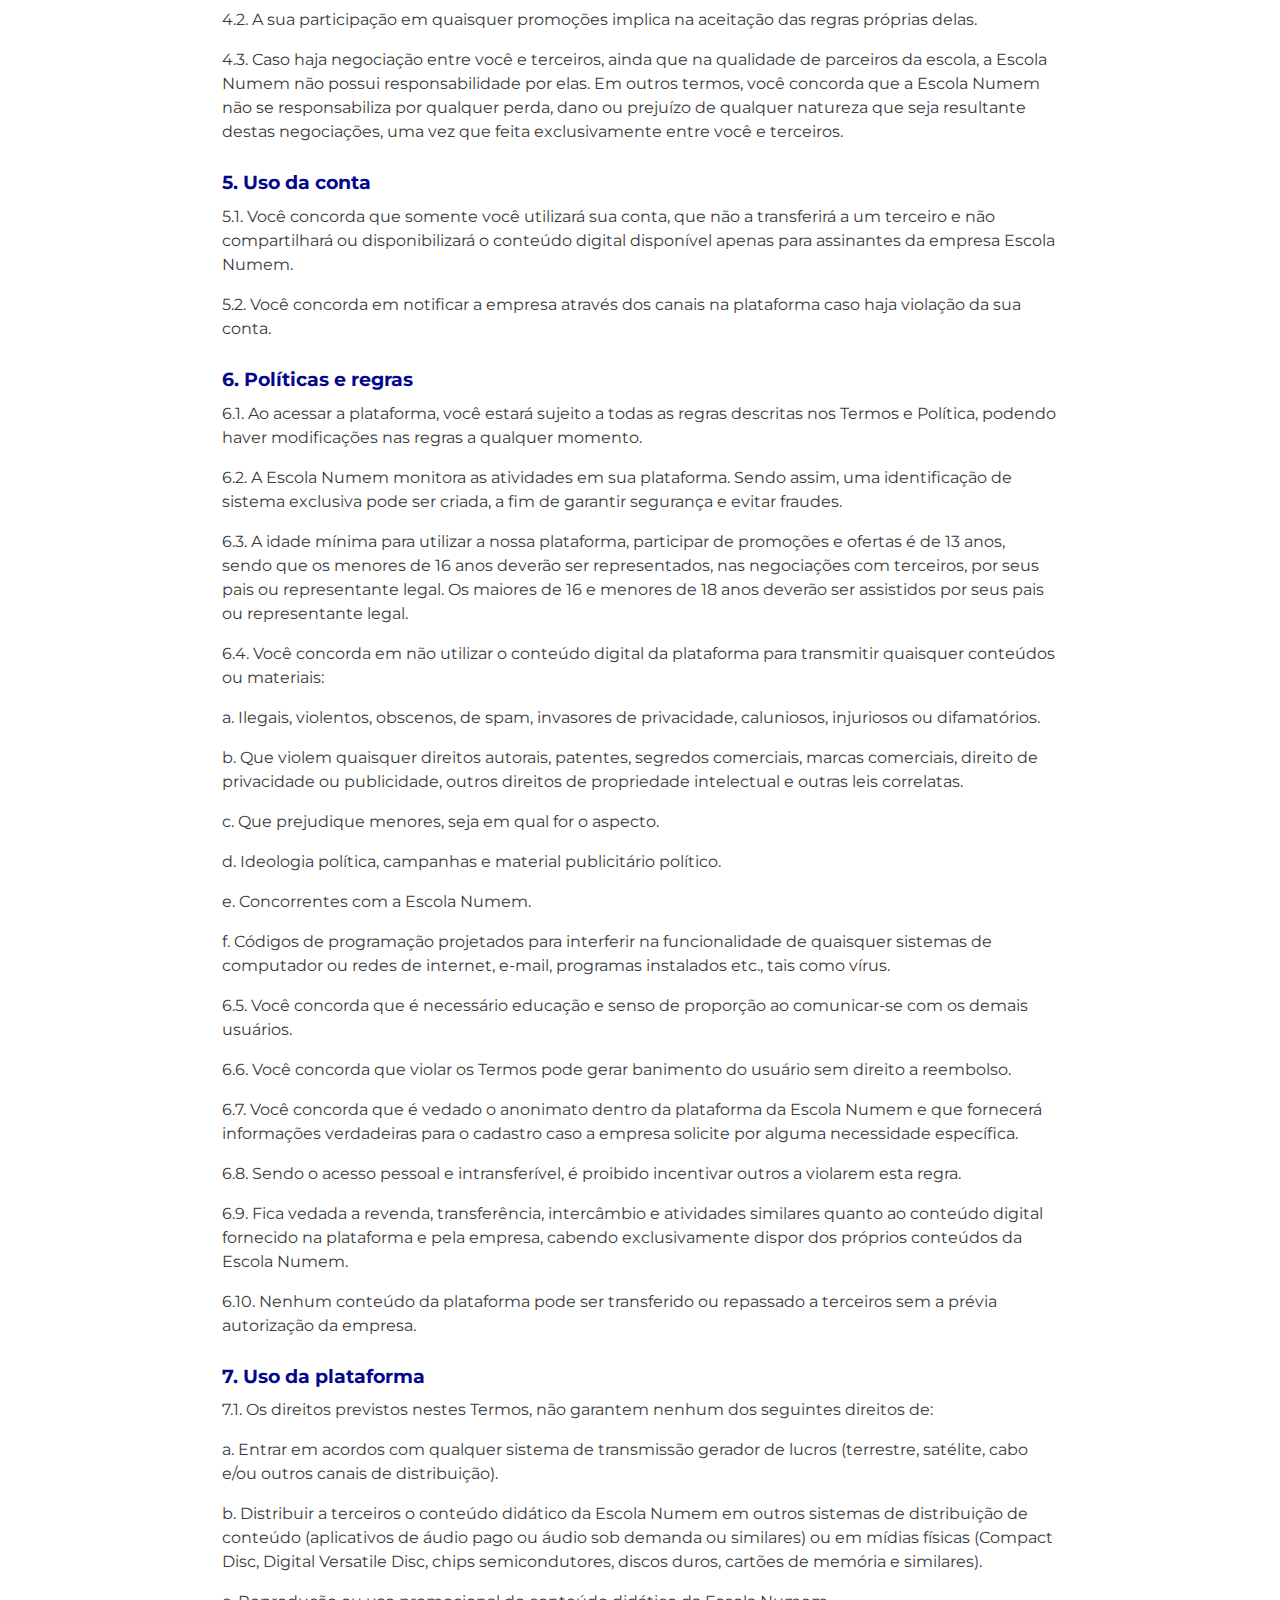
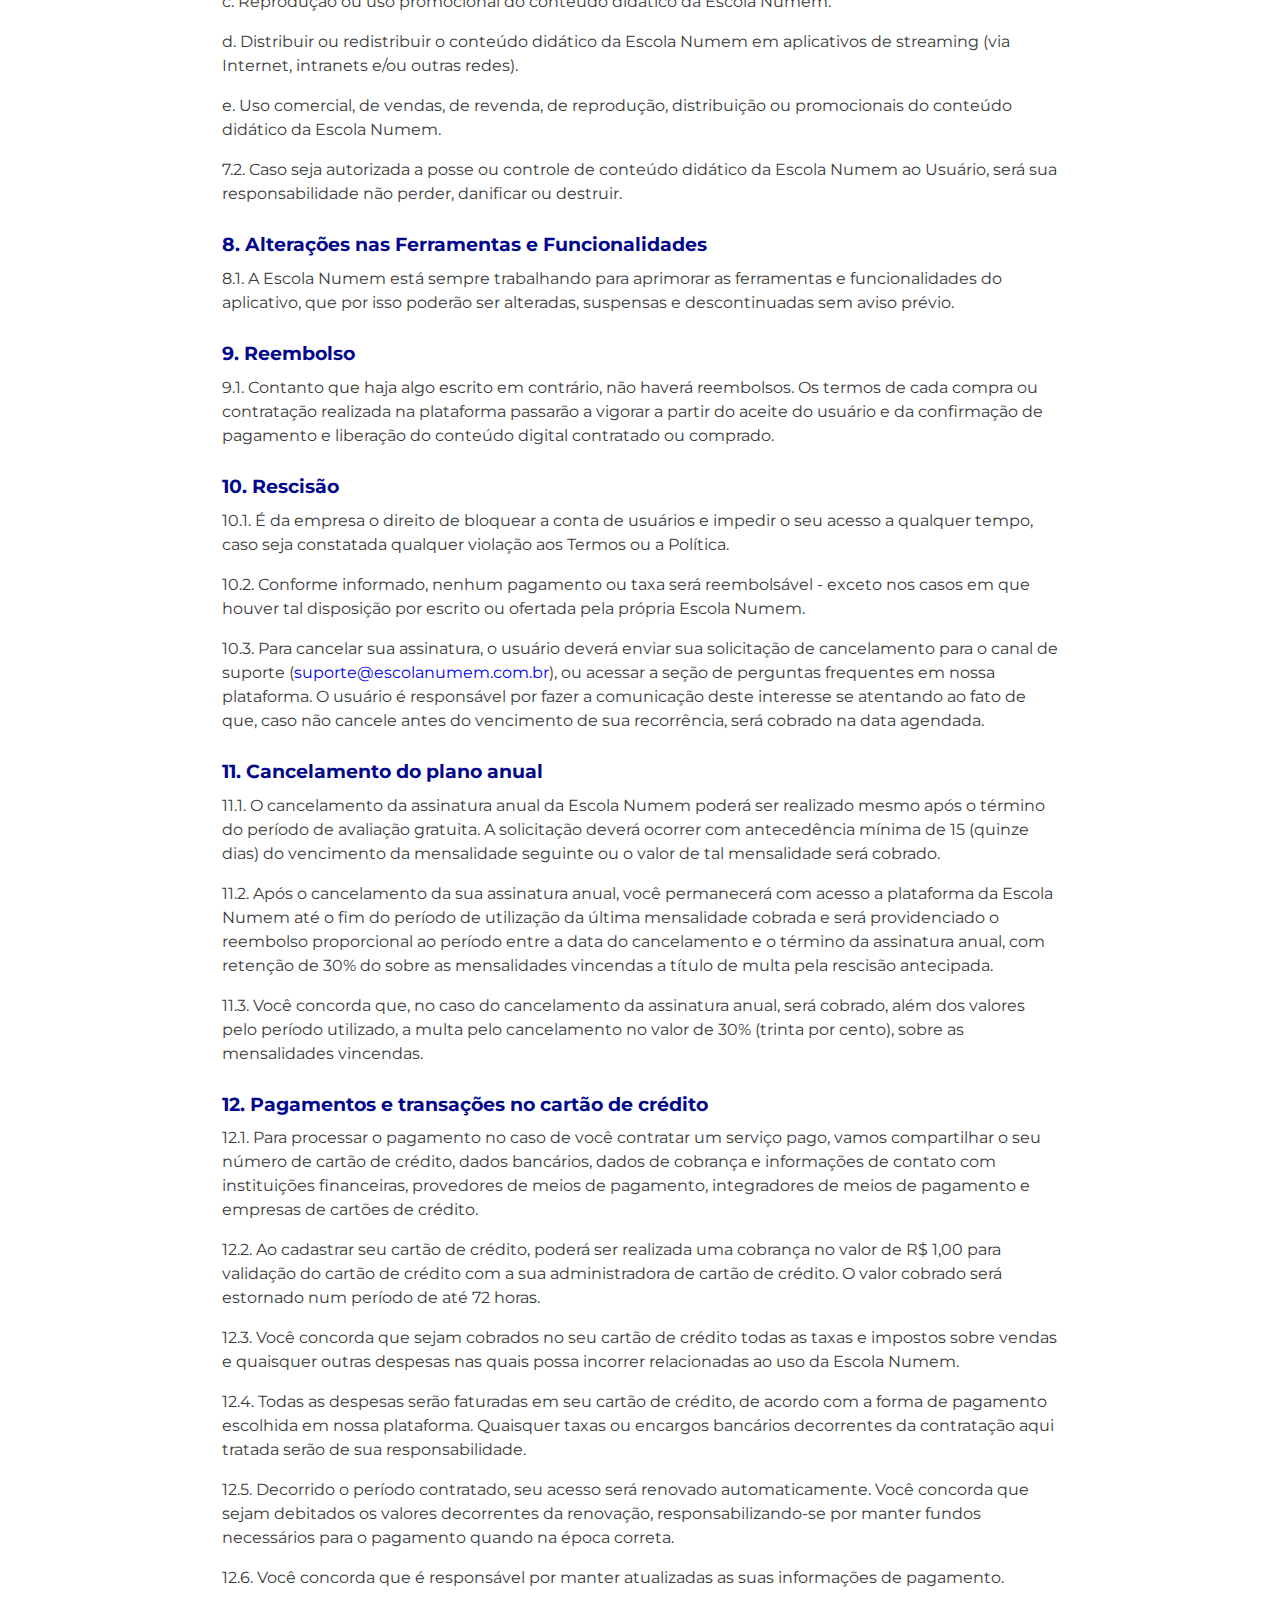
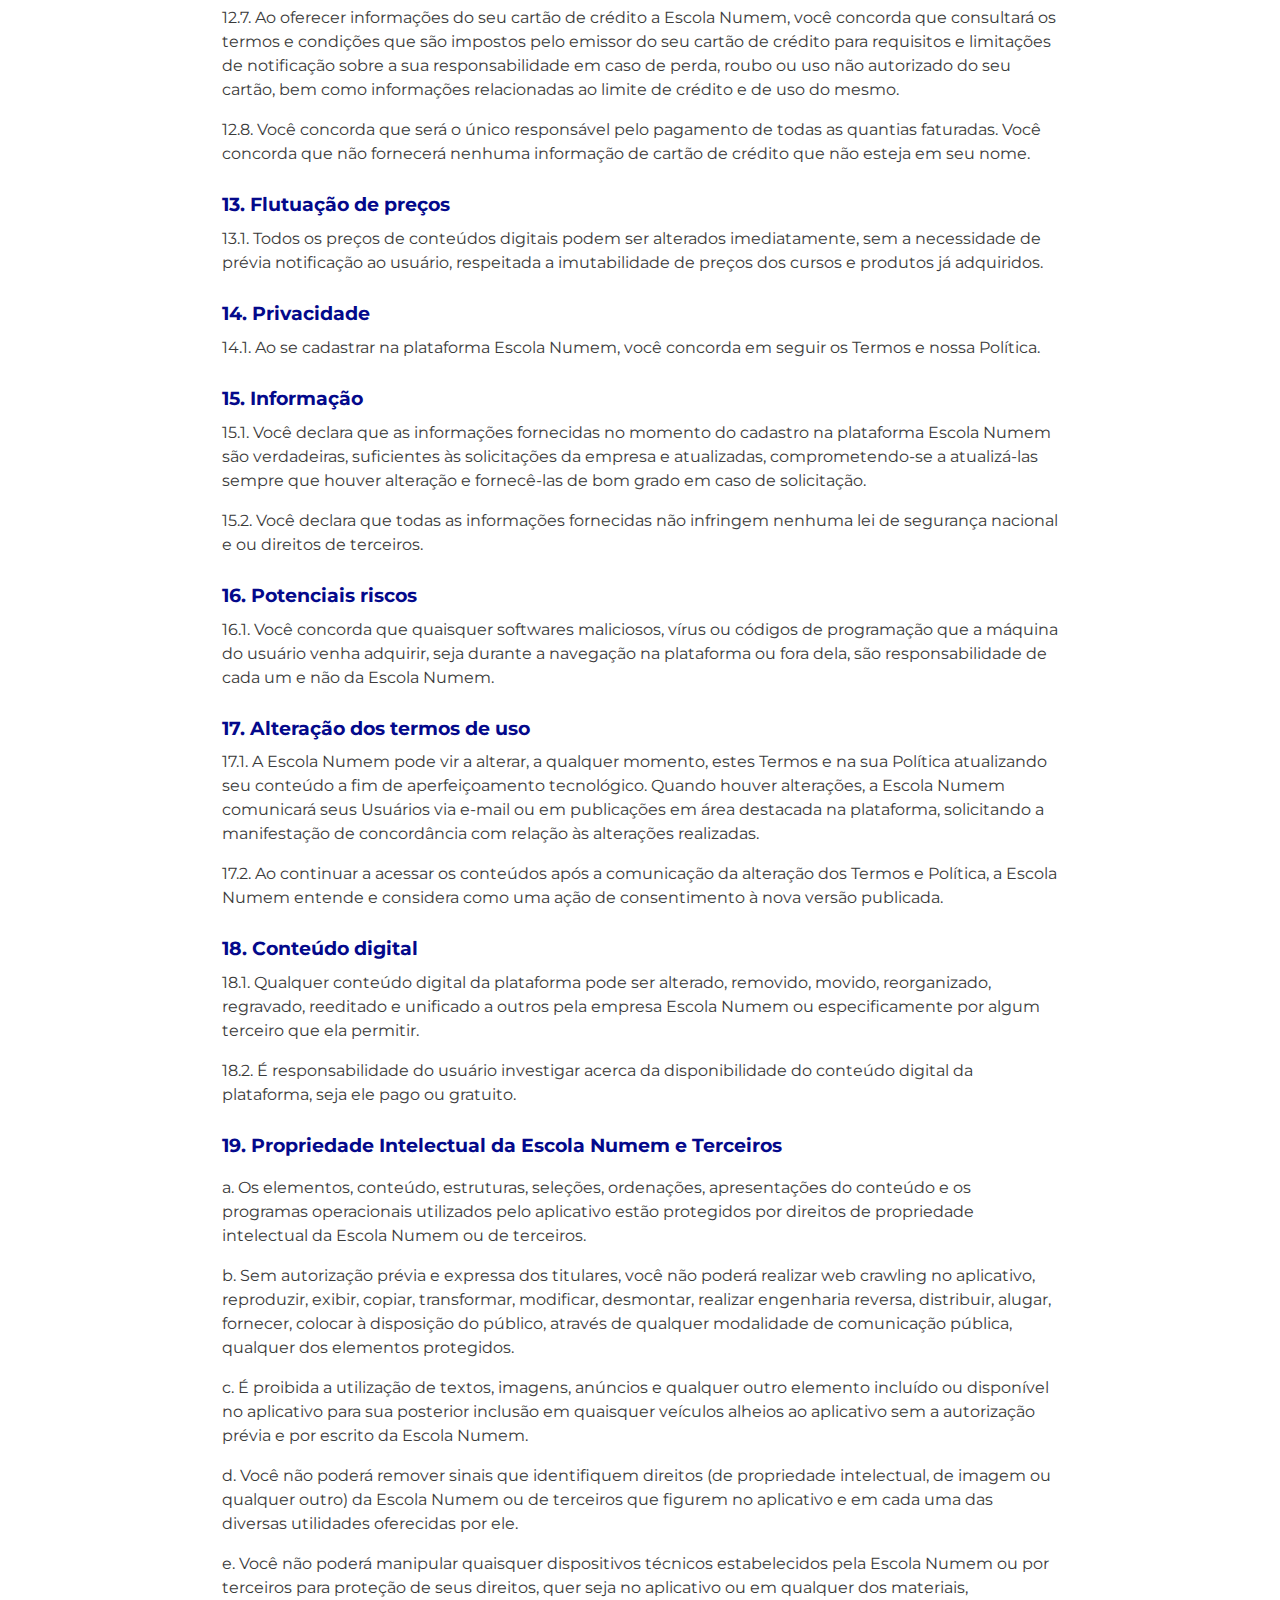
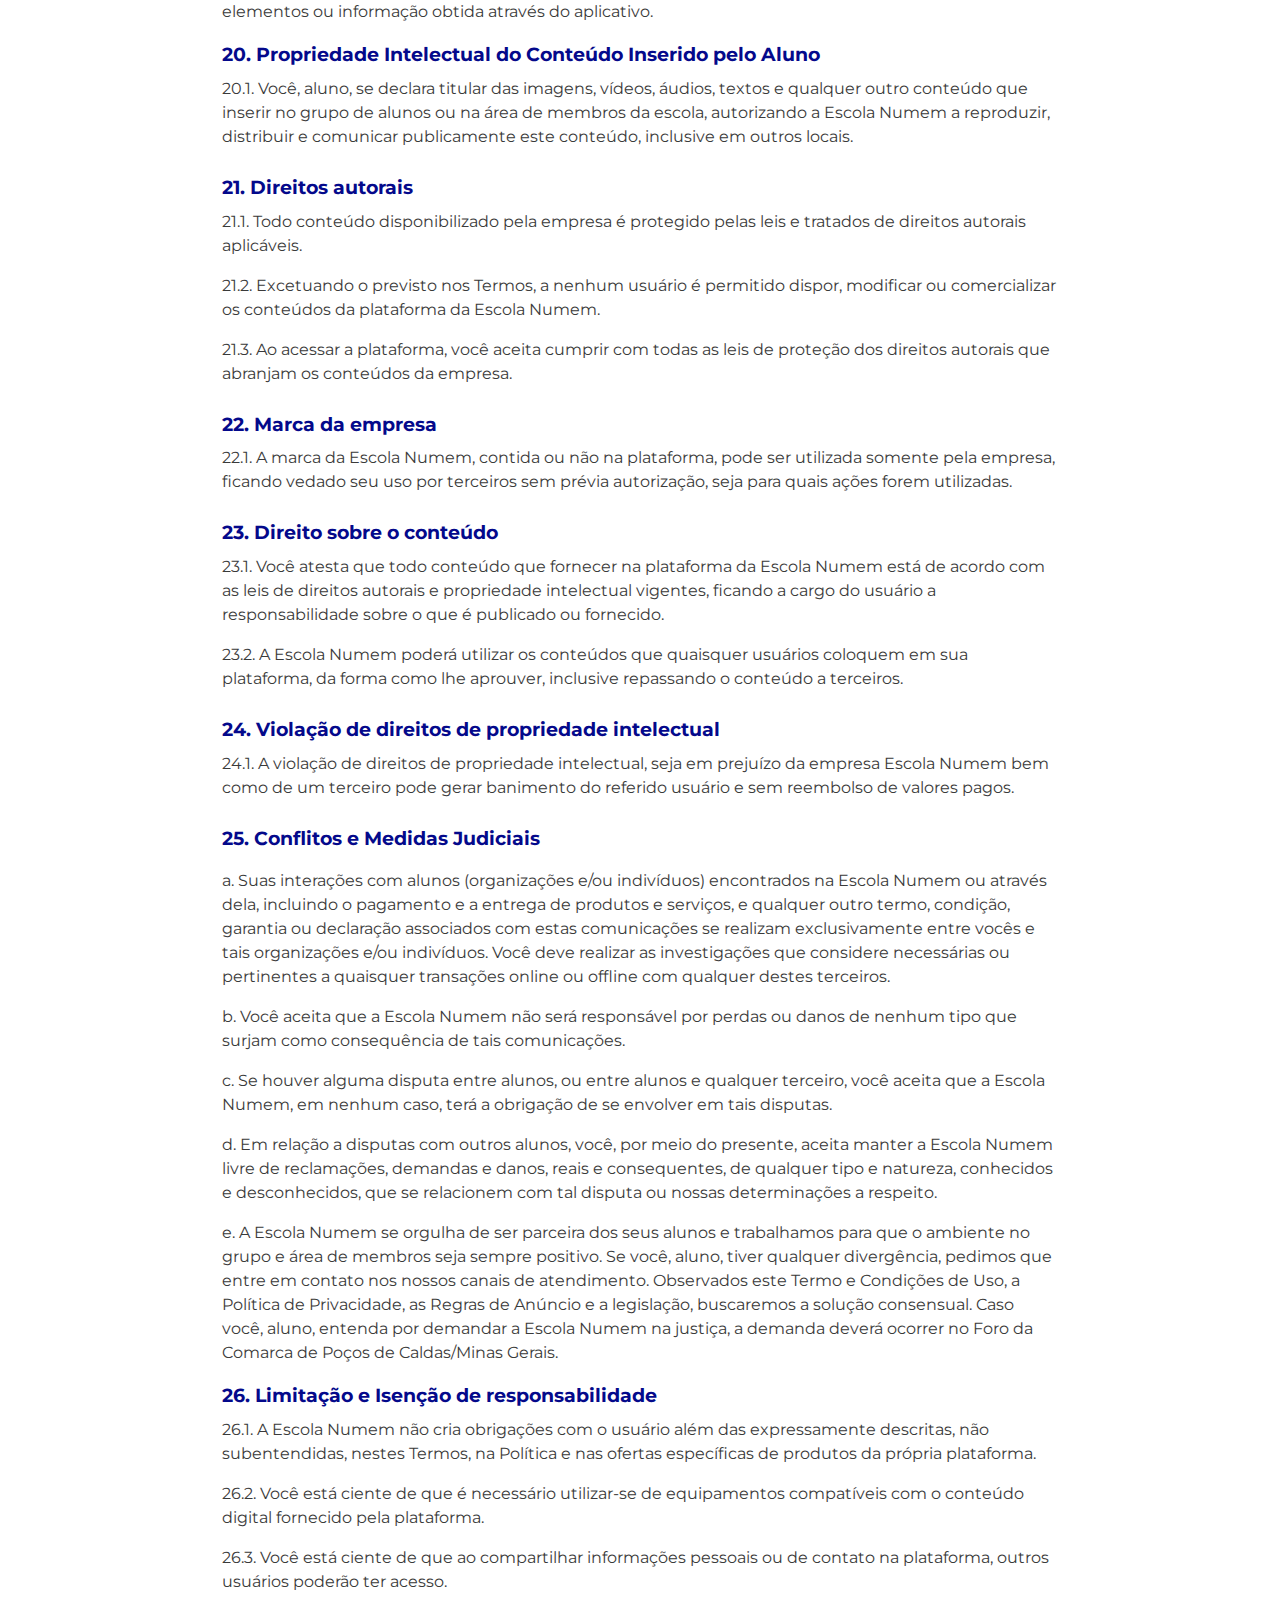
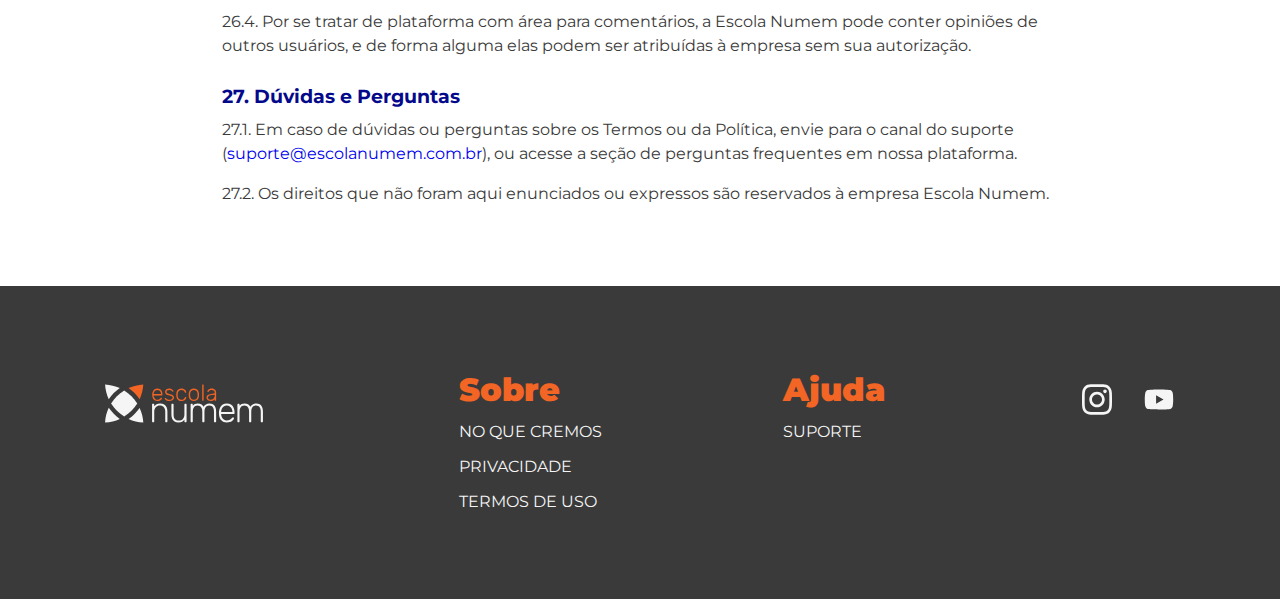
<file: src/termos.html>
<!DOCTYPE html>
<html lang="en">
<head>
    <meta charset="UTF-8">
    <meta http-equiv="X-UA-Compatible" content="IE=edge">
    <meta name="viewport" content="width=device-width, initial-scale=1.0">
    <title>Termos e Condições | Escola Numem</title>
    <link rel="shortcut icon" href="./images/logo.png" type="image/png">
    <link rel="stylesheet" href="./css/text_page.css">
    <link rel="stylesheet" href="./css/base.css">
    <!-- Meta Pixel Code -->
    <script>
        !(function (f, b, e, v, n, t, s) {
            if (f.fbq) return;
            n = f.fbq = function () {
                n.callMethod
                    ? n.callMethod.apply(n, arguments)
                    : n.queue.push(arguments);
            };
            if (!f._fbq) f._fbq = n;
            n.push = n;
            n.loaded = !0;
            n.version = "2.0";
            n.queue = [];
            t = b.createElement(e);
            t.async = !0;
            t.src = v;
            s = b.getElementsByTagName(e)[0];
            s.parentNode.insertBefore(t, s);
        })(
            window,
            document,
            "script",
            "https://connect.facebook.net/en_US/fbevents.js"
        );
        fbq("init", "1876708645851662");
        fbq("track", "PageView");
    </script>
    <noscript
        ><img
            height="1"
            width="1"
            style="display: none"
            src="https://www.facebook.com/tr?id=1876708645851662&ev=PageView&noscript=1"
    /></noscript>
    <!-- End Meta Pixel Code -->
</head>
<body>
    <nav id="fix_header" class="scrolled">
        <a href="./">
            <img id="logo" src="./images/logotipo-laranja-branco.svg" alt="firefox logo">
        </a>
        <div id="links">
            <a href="https://escolanumem.club.hotmart.com/" target="_blank">Entrar</a>
        </div>
    </nav>
    <section id="content">
        <h1>Temos e Condições</h1>
        <p>Para fornecer nossos serviços, conforme descritos abaixo, por meio de nosso recursos ou site (“plataforma”), precisamos obter o seu consentimento aos nossos Termos de Uso e Condições ("Termos") e à Política de Privacidade e Proteção de Dados (“Política”).</p>
<ol>
    <li><span class="item_title">Características gerais</span>
    <ol>
    <li>A Escola Numem disponibiliza aos usuários conteúdos digitais voltados à prática da vida cristã, baseando-se em boa teologia – sempre de teor reformado.</li>
    <li>A Escola Numem professa uma visão de mundo cristã, com pilares alicerçados na Reforma e nas Doutrinas da Graça.</li>
    <li>A Escola Numem não pertence a nenhuma denominação evangélica. É uma empresa independente, com bases de fé, missão, visão, valores e objetivos específicos.</li>
    </ol>
</li>
    <li><span class="item_title">Permissões ao Usuário</span>
    <ol>
    <li>Ao aceitar os Termos, o Usuário tem garantido o direito não exclusivo, intransferível, não sublicenciável e limitado de acessar a plataforma e utilizar os conteúdos digitais gratuitos disponíveis e, no caso de assinatura, também aos conteúdos digitais pagos.</li>
    <li>Os direitos não garantidos por escrito nos Termos estão reservados a Escola Numem.</li>
    <li>O acesso à plataforma por completo é garantido por meio de conta cadastrada para seu exclusivo uso pessoal e não comercial. A conta é pessoal e intransferível, portanto, não pode ser cedida a ninguém além do assinante sob nenhuma hipótese.</li>
    <li>O Usuário não tem o direito de copiar ou gravar, no todo ou em parte, o conteúdo digital disponibilizado.</li>
    <li>De forma gratuita, pelo prazo inadiável de 7 (sete) dias, o Usuário poderá ter acesso aos conteúdos didáticos disponibilizados pela Escola Numem, mediante cadastro dos dados requeridos em nosso checkout e ao clicar na opção “PERÍODO GRÁTIS”. Após esse prazo, o acesso ao plano recorrente de escolha entrará em vigor, pelo preço então vigente, facultado ao Usuário no momento de registro.</li>
    <li>O Usuário concorda voluntariamente que em todas as circunstâncias, em relação ao conteúdo digital disponibilizado pela Escola Numem, os seus direitos são limitados por direitos autorais e ou leis de propriedade intelectual, conforme disposto nos itens acima.</li>
    </ol>
</li>
    <li><span class="item_title">Descrição do serviço</span>
    <ol>
    <li>O acesso é completo ao curso na plataforma Escola Numem e área de interação entre os membros.</li>
    <li>Demais cursos serão contratados em apartado, com exceção daqueles explicitamente declarados como gratuitos ou de livre acesso somente aos assinantes da Escola Numem.</li>
    <li>
        O acesso ao curso na plataforma poderá ser contratado em duas modalidades, quais sejam:<br/>
        <b style="display: block !important;">Mensal:</b> O acesso ao site se dará pelo período de 1 (um) mês, mediante pagamento, sendo o acesso liberado apenas após o pagamento do valor de tabela em vigor na data do aceite.
        <b style="display: block !important;">Anual:</b> O acesso a plataforma se dará pelo prazo de 12 (doze) meses, mediante o pagamento do preço vigente na data da confirmação da compra, da seguinte forma: Pagamento via Cartão de Crédito: Optando pela modalidade, registrará seu cartão de crédito, do qual o preço pelo acesso será cobrado o equivalente a 12 (doze) parcelas somadas. Pagamento Parcelado via Cartão de Crédito: Optando pela modalidade, registrará seu cartão de crédito, do qual o preço pelo acesso será cobrado entre 2 (duas) e 12 (doze) parcelas fixas, iguais e sucessivas, a depender da escolha do usuário. 
    </li>
    </ol>
</li>
    <li><span class="item_title">Promoções</span>
    <ol>
    <li>Quando quiser, a Escola Numem veiculará em sua plataforma promoções, com ou sem restrições próprias, a serem veiculadas conforme o interesse da empresa.</li>
    <li>A sua participação em quaisquer promoções implica na aceitação das regras próprias delas.</li>
    <li>Caso haja negociação entre você e terceiros, ainda que na qualidade de parceiros da escola, a Escola Numem não possui responsabilidade por elas. Em outros termos, você concorda que a Escola Numem não se responsabiliza por qualquer perda, dano ou prejuízo de qualquer natureza que seja resultante destas negociações, uma vez que feita exclusivamente entre você e terceiros.</li>
    </ol>
</li>
    <li><span class="item_title">Uso da conta</span>
    <ol>
    <li>Você concorda que somente você utilizará sua conta, que não a transferirá a um terceiro e não compartilhará ou disponibilizará o conteúdo digital disponível apenas para assinantes da empresa Escola Numem.</li>
    <li>Você concorda em notificar a empresa através dos canais na plataforma caso haja violação da sua conta.</li>
    </ol>
</li>
    <li><span class="item_title">Políticas e regras</span>
    <ol>
    <li>Ao acessar a plataforma, você estará sujeito a todas as regras descritas nos Termos e Política, podendo haver modificações nas regras a qualquer momento.</li>
    <li>A Escola Numem monitora as atividades em sua plataforma. Sendo assim, uma identificação de sistema exclusiva pode ser criada, a fim de garantir segurança e evitar fraudes.</li>
    <li>A idade mínima para utilizar a nossa plataforma, participar de promoções e ofertas é de 13 anos, sendo que os menores de 16 anos deverão ser representados, nas negociações com terceiros, por seus pais ou representante legal. Os maiores de 16 e menores de 18 anos deverão ser assistidos por seus pais ou representante legal.</li>
    <li>Você concorda em não utilizar o conteúdo digital da plataforma para transmitir quaisquer conteúdos ou materiais:</li>
    <ol type="a">
        <li>Ilegais, violentos, obscenos, de spam, invasores de privacidade, caluniosos, injuriosos ou difamatórios.</li>
        <li>Que violem quaisquer direitos autorais, patentes, segredos comerciais, marcas comerciais, direito de privacidade ou publicidade, outros direitos de propriedade intelectual e outras leis correlatas.</li>
        <li>Que prejudique menores, seja em qual for o aspecto.</li>
        <li>Ideologia política, campanhas e material publicitário político.</li>
        <li>Concorrentes com a Escola Numem.</li>
        <li>Códigos de programação projetados para interferir na funcionalidade de quaisquer sistemas de computador ou redes de internet, e-mail, programas instalados etc., tais como vírus.</li>
    </ol>
    <li>Você concorda que é necessário educação e senso de proporção ao comunicar-se com os demais usuários.</li>
    <li>Você concorda que violar os Termos pode gerar banimento do usuário sem direito a reembolso.</li>
    <li>Você concorda que é vedado o anonimato dentro da plataforma da Escola Numem e que fornecerá informações verdadeiras para o cadastro caso a empresa solicite por alguma necessidade específica.</li>
    <li>Sendo o acesso pessoal e intransferível, é proibido incentivar outros a violarem esta regra.</li>
    <li>Fica vedada a revenda, transferência, intercâmbio e atividades similares quanto ao conteúdo digital fornecido na plataforma e pela empresa, cabendo exclusivamente dispor dos próprios conteúdos da Escola Numem.</li>
    <li>Nenhum conteúdo da plataforma pode ser transferido ou repassado a terceiros sem a prévia autorização da empresa.</li>
    </ol>
</li>
    <li><span class="item_title">Uso da plataforma</span>
    <ol>
    <li>Os direitos previstos nestes Termos, não garantem nenhum dos seguintes direitos de:</li>
    <ol type="a">
        <li>Entrar em acordos com qualquer sistema de transmissão gerador de lucros (terrestre, satélite, cabo e/ou outros canais de distribuição).</li>
        <li>Distribuir a terceiros o conteúdo didático da Escola Numem em outros sistemas de distribuição de conteúdo (aplicativos de áudio pago ou áudio sob demanda ou similares) ou em mídias físicas (Compact Disc, Digital Versatile Disc, chips semicondutores, discos duros, cartões de memória e similares).</li>
        <li>Reprodução ou uso promocional do conteúdo didático da Escola Numem.</li>
        <li>Distribuir ou redistribuir o conteúdo didático da Escola Numem em aplicativos de streaming (via Internet, intranets e/ou outras redes).</li>
        <li>Uso comercial, de vendas, de revenda, de reprodução, distribuição ou promocionais do conteúdo didático da Escola Numem.</li>
    </ol>
    <li>Caso seja autorizada a posse ou controle de conteúdo didático da Escola Numem ao Usuário, será sua responsabilidade não perder, danificar ou destruir.</li>
</ol>
</li>
    <li><span class="item_title">Alterações nas Ferramentas e Funcionalidades</span>
    <ol>
    <li>A Escola Numem está sempre trabalhando para aprimorar as ferramentas e funcionalidades do aplicativo, que por isso poderão ser alteradas, suspensas e descontinuadas sem aviso prévio.</li>
    </ol>
</li>
    <li><span class="item_title">Reembolso</span>
    <ol>
    <li>Contanto que haja algo escrito em contrário, não haverá reembolsos. Os termos de cada compra ou contratação realizada na plataforma passarão a vigorar a partir do aceite do usuário e da confirmação de pagamento e liberação do conteúdo digital contratado ou comprado.</li>
    </ol>
</li>
    <li><span class="item_title">Rescisão</span>
    <ol>
    <li>É da empresa o direito de bloquear a conta de usuários e impedir o seu acesso a qualquer tempo, caso seja constatada qualquer violação aos Termos ou a Política.</li>
    <li>Conforme informado, nenhum pagamento ou taxa será reembolsável - exceto nos casos em que houver tal disposição por escrito ou ofertada pela própria Escola Numem.</li>
    <li>Para cancelar sua assinatura, o usuário deverá enviar sua solicitação de cancelamento para o canal de suporte (<a href="mailto:suporte@escolanumem.com.br">suporte@escolanumem.com.br</a>), ou acessar a seção de perguntas frequentes em nossa plataforma. O usuário é responsável por fazer a comunicação deste interesse se atentando ao fato de que, caso não cancele antes do vencimento de sua recorrência, será cobrado na data agendada.</li>
    </ol>
</li>
    <li><span class="item_title">Cancelamento do plano anual</span>
    <ol>
    <li>O cancelamento da assinatura anual da Escola Numem poderá ser realizado mesmo após o término do período de avaliação gratuita. A solicitação deverá ocorrer com antecedência mínima de 15 (quinze dias) do vencimento da mensalidade seguinte ou o valor de tal mensalidade será cobrado.</li>
    <li>Após o cancelamento da sua assinatura anual, você permanecerá com acesso a plataforma da Escola Numem até o fim do período de utilização da última mensalidade cobrada e será providenciado o reembolso proporcional ao período entre a data do cancelamento e o término da assinatura anual, com retenção de 30% do sobre as mensalidades vincendas a título de multa pela rescisão antecipada.</li>
    <li>Você concorda que, no caso do cancelamento da assinatura anual, será cobrado, além dos valores pelo período utilizado, a multa pelo cancelamento no valor de 30% (trinta por cento), sobre as mensalidades vincendas.</li>
    </ol>
</li>
    <li><span class="item_title">Pagamentos e transações no cartão de crédito</span>
    <ol>
    <li>Para processar o pagamento no caso de você contratar um serviço pago, vamos compartilhar o seu número de cartão de crédito, dados bancários, dados de cobrança e informações de contato com instituições financeiras, provedores de meios de pagamento, integradores de meios de pagamento e empresas de cartões de crédito.</li>
    <li>Ao cadastrar seu cartão de crédito, poderá ser realizada uma cobrança no valor de R$ 1,00 para validação do cartão de crédito com a sua administradora de cartão de crédito. O valor cobrado será estornado num período de até 72 horas.</li>
    <li>Você concorda que sejam cobrados no seu cartão de crédito todas as taxas e impostos sobre vendas e quaisquer outras despesas nas quais possa incorrer relacionadas ao uso da Escola Numem.</li>
    <li>Todas as despesas serão faturadas em seu cartão de crédito, de acordo com a forma de pagamento escolhida em nossa plataforma. Quaisquer taxas ou encargos bancários decorrentes da contratação aqui tratada serão de sua responsabilidade.</li>
    <li>Decorrido o período contratado, seu acesso será renovado automaticamente. Você concorda que sejam debitados os valores decorrentes da renovação, responsabilizando-se por manter fundos necessários para o pagamento quando na época correta.</li>
    <li>Você concorda que é responsável por manter atualizadas as suas informações de pagamento.</li>
    <li>Ao oferecer informações do seu cartão de crédito a Escola Numem, você concorda que consultará os termos e condições que são impostos pelo emissor do seu cartão de crédito para requisitos e limitações de notificação sobre a sua responsabilidade em caso de perda, roubo ou uso não autorizado do seu cartão, bem como informações relacionadas ao limite de crédito e de uso do mesmo.</li>
    <li>Você concorda que será o único responsável pelo pagamento de todas as quantias faturadas. Você concorda que não fornecerá nenhuma informação de cartão de crédito que não esteja em seu nome.</li>
    </ol>
</li>
    <li><span class="item_title">Flutuação de preços</span>
    <ol>
    <li>Todos os preços de conteúdos digitais podem ser alterados imediatamente, sem a necessidade de prévia notificação ao usuário, respeitada a imutabilidade de preços dos cursos e produtos já adquiridos.</li>
    </ol>
</li>
    <li><span class="item_title">Privacidade</span>
    <ol>
    <li>Ao se cadastrar na plataforma Escola Numem, você concorda em seguir os Termos e nossa Política.</li>
    </ol>
</li>
    <li><span class="item_title">Informação</span>
    <ol>
    <li>Você declara que as informações fornecidas no momento do cadastro na plataforma Escola Numem são verdadeiras, suficientes às solicitações da empresa e atualizadas, comprometendo-se a atualizá-las sempre que houver alteração e fornecê-las de bom grado em caso de solicitação.</li>
    <li>Você declara que todas as informações fornecidas não infringem nenhuma lei de segurança nacional e ou direitos de terceiros.</li>
    </ol>
</li>
    <li><span class="item_title">Potenciais riscos</span>
    <ol>
    <li>Você concorda que quaisquer softwares maliciosos, vírus ou códigos de programação que a máquina do usuário venha adquirir, seja durante a navegação na plataforma ou fora dela, são responsabilidade de cada um e não da Escola Numem.</li>
    </ol>
</li>
    <li><span class="item_title">Alteração dos termos de uso</span>
    <ol>
    <li>A Escola Numem pode vir a alterar, a qualquer momento, estes Termos e na sua Política atualizando seu conteúdo a fim de aperfeiçoamento tecnológico. Quando houver alterações, a Escola Numem comunicará seus Usuários via e-mail ou em publicações em área destacada na plataforma, solicitando a manifestação de concordância com relação às alterações realizadas.</li>
    <li>Ao continuar a acessar os conteúdos após a comunicação da alteração dos Termos e Política, a Escola Numem entende e considera como uma ação de consentimento à nova versão publicada.</li>
    </ol>
</li>
    <li><span class="item_title">Conteúdo digital</span>
    <ol>
    <li>Qualquer conteúdo digital da plataforma pode ser alterado, removido, movido, reorganizado, regravado, reeditado e unificado a outros pela empresa Escola Numem ou especificamente por algum terceiro que ela permitir.</li>
    <li>É responsabilidade do usuário investigar acerca da disponibilidade do conteúdo digital da plataforma, seja ele pago ou gratuito.</li>
    </ol>
</li>
    <li><span class="item_title">Propriedade Intelectual da Escola Numem e Terceiros</span></li>
    <ol type="a">
    <li>Os elementos, conteúdo, estruturas, seleções, ordenações, apresentações do conteúdo e os programas operacionais utilizados pelo aplicativo estão protegidos por direitos de propriedade intelectual da Escola Numem ou de terceiros.</li>
    <li>Sem autorização prévia e expressa dos titulares, você não poderá realizar web crawling no aplicativo, reproduzir, exibir, copiar, transformar, modificar, desmontar, realizar engenharia reversa, distribuir, alugar, fornecer, colocar à disposição do público, através de qualquer modalidade de comunicação pública, qualquer dos elementos protegidos.</li>
    <li>É proibida a utilização de textos, imagens, anúncios e qualquer outro elemento incluído ou disponível no aplicativo para sua posterior inclusão em quaisquer veículos alheios ao aplicativo sem a autorização prévia e por escrito da Escola Numem.</li>
    <li>Você não poderá remover sinais que identifiquem direitos (de propriedade intelectual, de imagem ou qualquer outro) da Escola Numem ou de terceiros que figurem no aplicativo e em cada uma das diversas utilidades oferecidas por ele.</li>
    <li>Você não poderá manipular quaisquer dispositivos técnicos estabelecidos pela Escola Numem ou por terceiros para proteção de seus direitos, quer seja no aplicativo ou em qualquer dos materiais, elementos ou informação obtida através do aplicativo.</li>
    </ol>
    <li><span class="item_title">Propriedade Intelectual do Conteúdo Inserido pelo Aluno</span>
    <ol>
    <li>Você, aluno, se declara titular das imagens, vídeos, áudios, textos e qualquer outro conteúdo que inserir no grupo de alunos ou na área de membros da escola, autorizando a Escola Numem a reproduzir, distribuir e comunicar publicamente este conteúdo, inclusive em outros locais.</li>
    </ol>
</li>
    <li><span class="item_title">Direitos autorais</span>
    <ol>
    <li>Todo conteúdo disponibilizado pela empresa é protegido pelas leis e tratados de direitos autorais aplicáveis.</li>
    <li>Excetuando o previsto nos Termos, a nenhum usuário é permitido dispor, modificar ou comercializar os conteúdos da plataforma da Escola Numem.</li>
    <li>Ao acessar a plataforma, você aceita cumprir com todas as leis de proteção dos direitos autorais que abranjam os conteúdos da empresa.</li>
    </ol>
</li>
    <li><span class="item_title">Marca da empresa</span>
    <ol>
    <li>A marca da Escola Numem, contida ou não na plataforma, pode ser utilizada somente pela empresa, ficando vedado seu uso por terceiros sem prévia autorização, seja para quais ações forem utilizadas.</li>
    </ol>
</li>
    <li><span class="item_title">Direito sobre o conteúdo</span>
    <ol>
    <li>Você atesta que todo conteúdo que fornecer na plataforma da Escola Numem está de acordo com as leis de direitos autorais e propriedade intelectual vigentes, ficando a cargo do usuário a responsabilidade sobre o que é publicado ou fornecido.</li>
    <li>A Escola Numem poderá utilizar os conteúdos que quaisquer usuários coloquem em sua plataforma, da forma como lhe aprouver, inclusive repassando o conteúdo a terceiros.</li>
    </ol>
</li>
    <li><span class="item_title">Violação de direitos de propriedade intelectual</span>
    <ol>
    <li>A violação de direitos de propriedade intelectual, seja em prejuízo da empresa Escola Numem bem como de um terceiro pode gerar banimento do referido usuário e sem reembolso de valores pagos.</li>
    </ol>
</li>
    <li><span class="item_title">Conflitos e Medidas Judiciais</span></li>
    <ol type="a">
    <li>Suas interações com alunos (organizações e/ou indivíduos) encontrados na Escola Numem ou através dela, incluindo o pagamento e a entrega de produtos e serviços, e qualquer outro termo, condição, garantia ou declaração associados com estas comunicações se realizam exclusivamente entre vocês e tais organizações e/ou indivíduos. Você deve realizar as investigações que considere necessárias ou pertinentes a quaisquer transações online ou offline com qualquer destes terceiros.</li>
    <li>Você aceita que a Escola Numem não será responsável por perdas ou danos de nenhum tipo que surjam como consequência de tais comunicações.</li>
    <li>Se houver alguma disputa entre alunos, ou entre alunos e qualquer terceiro, você aceita que a Escola Numem, em nenhum caso, terá a obrigação de se envolver em tais disputas.</li>
    <li>Em relação a disputas com outros alunos, você, por meio do presente, aceita manter a Escola Numem livre de reclamações, demandas e danos, reais e consequentes, de qualquer tipo e natureza, conhecidos e desconhecidos, que se relacionem com tal disputa ou nossas determinações a respeito.</li>
    <li>A Escola Numem se orgulha de ser parceira dos seus alunos e trabalhamos para que o ambiente no grupo e área de membros seja sempre positivo. Se você, aluno, tiver qualquer divergência, pedimos que entre em contato nos nossos canais de atendimento. Observados este Termo e Condições de Uso, a Política de Privacidade, as Regras de Anúncio e a legislação, buscaremos a solução consensual. Caso você, aluno, entenda por demandar a Escola Numem na justiça, a demanda deverá ocorrer no Foro da Comarca de Poços de Caldas/Minas Gerais.</li>
    </ol>
    <li><span class="item_title">Limitação e Isenção de responsabilidade</span>
    <ol>
    <li>A Escola Numem não cria obrigações com o usuário além das expressamente descritas, não subentendidas, nestes Termos, na Política e nas ofertas específicas de produtos da própria plataforma.</li>
    <li>Você está ciente de que é necessário utilizar-se de equipamentos compatíveis com o conteúdo digital fornecido pela plataforma.</li>
    <li>Você está ciente de que ao compartilhar informações pessoais ou de contato na plataforma, outros usuários poderão ter acesso.</li>
    <li>Por se tratar de plataforma com área para comentários, a Escola Numem pode conter opiniões de outros usuários, e de forma alguma elas podem ser atribuídas à empresa sem sua autorização.</li>
    </ol>
</li>
    <li><span class="item_title">Dúvidas e Perguntas</span>
    <ol>
    <li>Em caso de dúvidas ou perguntas sobre os Termos ou da Política, envie para o canal do suporte (<a href="mailto:suporte@escolanumem.com.br">suporte@escolanumem.com.br</a>), ou acesse a seção de perguntas frequentes em nossa plataforma.</li>
    <li>Os direitos que não foram aqui enunciados ou expressos são reservados à empresa Escola Numem.</li>
</ol>
</li>

    </section>
    <section id="rodape">
        <div class="col">
            <img height="75px" src="./images/logotipo-laranja-branco.svg" alt="Logo do Firefox">
        </div>
        <div class="col">
            <h1>Sobre</h1>
            <a href="./cremos.html">No que cremos</a>
            <a href="./privacidade.html">Privacidade</a>
            <a href="./termos.html">Termos de Uso</a>
        </div>
        <div class="col">
            <h1>Ajuda</h1>
            <a href="mailto:suporte@escolanumem.com.br" target="_blank">Suporte</a>
        </div>
        <div class="col" id="redes">
            <a href="https://www.instagram.com/escolanumem" target="_blank">
                <img width="30px" src="./images/fa-instagram-brands.svg" alt="instagram">
            </a>
            <a href="https://www.youtube.com/channel/UCipvUMzYvGfjyxjI6R7UhVg" target="_blank">
                <img width="30px" src="./images/fa-youtube-brands.svg" alt="Youtube">
            </a>
        </div>
    </section>
    
</body>
</html>
</file>
<file: src/css/base.css>
@import url("https://fonts.googleapis.com/css2?family=Montserrat:ital,wght@0,400;0,800;1,400;1,800&display=swap");
html,
body {
  margin: 0;
  padding: 0;
  color: #3a3a3a;
}

* {
  font-family: "Montserrat", sans-serif;
  box-sizing: border-box;
}
*:not(html, document, header, body, meta, title, link, script, style, .glider-track, .adopt-card, .adopt-card *, .adopt-panel, .adopt-panel *) {
  display: flex;
  flex-direction: column;
}

a {
  text-decoration: none;
  text-transform: uppercase;
}

h1,
span {
  line-height: 1.5em;
}

h1 {
  font-weight: 900;
}

nav#fix_header {
  position: fixed;
  flex-direction: row;
  justify-content: space-between;
  width: 100vw;
  padding: 1em 2em;
  transition: background 0.25s;
  z-index: 1000;
}
nav#fix_header.scrolled {
  background: #04098b;
}
nav#fix_header #links {
  flex-direction: row;
  justify-content: space-between;
  place-items: center;
}
nav#fix_header #links a {
  text-decoration: none;
  padding: 1em 2em;
  color: #f5f5f5;
  border-radius: 0.5em;
  text-transform: uppercase;
}
@media screen and (max-width: 500px) {
  nav#fix_header #links a {
    font-size: 8pt;
  }
}
nav#fix_header #links a.highlight {
  background: #f26524;
}
@media screen and (max-width: 600px) {
  nav#fix_header #links a.highlight:not(.mobile) {
    display: none;
  }
}
@media screen and (min-width: 600px) {
  nav#fix_header #links a.highlight.mobile {
    display: none;
  }
}
nav#fix_header #logo {
  height: 50px;
  margin: auto;
}

section {
  width: 100%;
  min-height: 100vh;
  justify-content: center;
  place-items: center;
}

#rodape {
  flex-direction: row;
  height: max-content;
  min-height: max-content;
  padding: 4em 0;
  background: #3a3a3a;
  color: #f5f5f5;
  align-items: flex-start;
  justify-content: space-around;
}
@media screen and (max-width: 700px) {
  #rodape {
    flex-direction: column;
    justify-content: flex-start;
    padding: 2em;
  }
}
#rodape .col {
  flex-direction: column;
  justify-content: flex-start;
  align-items: flex-start;
  margin: 1em;
}
#rodape .col h1 {
  margin: 0;
}
#rodape .col a {
  color: #f5f5f5;
  margin: 0.5em 0;
}
#rodape .col#redes {
  flex-direction: row;
  align-items: center;
}
#rodape .col#redes a {
  padding: 0.5em;
  margin: 0.5em;
}

/*# sourceMappingURL=base.css.map */
</file>
<file: src/css/style.css>
.bkg-orange {
  background: #f26524 !important;
}

.bkg-blue {
  background: #04098b !important;
}

#home {
  position: relative;
  font-size: 20pt;
  text-align: left;
  flex-direction: column;
  align-items: flex-start;
}
@media screen and (max-height: 800px) and (max-width: 1500px) {
  #home {
    font-size: 14pt;
  }
}
@media screen and (max-width: 800px) {
  #home {
    justify-content: flex-end;
  }
}
@media screen and (max-width: 500px) {
  #home {
    font-size: 14pt;
  }
}
#home #bkg {
  position: absolute;
  top: 0;
  left: 0;
  width: 100%;
  height: 160%;
  z-index: -1;
  background: url("../images/novo13.webp");
  background-size: cover;
}
@media screen and (max-width: 1000px) {
  #home #bkg {
    height: 180%;
  }
}
#home #text {
  color: #f5f5f5;
  flex-direction: column;
  padding: 0;
  margin: 0 1em 0 2em;
  width: fit-content;
  margin-bottom: 1em;
  width: 40vw;
  max-width: 500px;
}
@media screen and (min-width: 1000px) {
  #home #text {
    max-width: 800px;
    margin-left: 3em;
  }
}
@media screen and (max-width: 800px) {
  #home #text {
    width: 80vw;
    margin-left: 1em;
  }
}
#home #text h1 {
  margin: 0 0 0.2em 0;
}
#home #text span {
  margin: 1em 0 2em;
}
#home #text a {
  padding: 1em 2em;
  text-decoration: none;
  color: #f5f5f5;
  font-size: 0.8em;
  width: max-content;
  border-radius: 0.5em;
}
#home #smiling {
  position: absolute;
  bottom: 0;
  min-height: 100%;
  z-index: -1;
  filter: opacity(0.2);
  overflow: hidden;
  flex-direction: row;
  justify-content: center;
  align-items: center;
  right: 0;
}
#home #smiling img {
  height: 100vh;
  width: auto;
}
#home #smiling img:nth-child(2) {
  display: none;
}
@media screen and (max-width: 800px) {
  #home #smiling {
    left: 0;
  }
  #home #smiling img {
    width: auto;
    height: 100vh;
  }
  #home #smiling img:nth-child(1) {
    display: none;
  }
  #home #smiling img:nth-child(2) {
    display: flex;
  }
}

.carrossel {
  flex-direction: row;
  align-items: center;
  padding: 0 14pt;
}
.carrossel .botao {
  flex-grow: 0;
  flex-shrink: 0;
  font-size: 1.5em;
  cursor: pointer;
  color: #f26524;
  width: 30px;
  height: 30px;
  background-position: center;
  background-repeat: no-repeat;
  background-size: contain;
}
.carrossel .botao.disabled {
  color: #f5f5f5;
  cursor: default;
  opacity: 0.2;
}
.carrossel .botao.proximo {
  background-image: url("../images/fa-chevron-right.svg");
}
.carrossel .botao.anterior {
  background-image: url("../images/fa-chevron-left.svg");
}

#como {
  position: relative;
}
#como #content {
  flex-direction: column;
  justify-content: center;
  align-items: center;
  color: #f5f5f5;
  text-align: center;
  font-size: 16pt;
}
#como #content > h1 {
  margin: 2em 2em 1em;
}
#como #content > span {
  margin: 0 0 2em;
  max-width: 800px;
  width: 80vw;
}
#como #content #cards {
  width: 1300px;
  max-width: 100vw;
}
#como #content #cards #itens {
  flex-grow: 1;
  text-align: left;
}
#como #content #cards #itens .card {
  flex-direction: column;
  background: #f26524;
  border-radius: 1em;
  margin: 1em;
  padding: 2em;
  height: 100%;
}
#como #content #cards #itens .card h1 {
  margin: 0.5em 0 0;
}
#como #content #cards #itens .card span {
  margin: 1em 0 2em;
  flex-grow: 1;
}
#como #content #cards #itens .card img {
  width: 50px;
  fill: #f5f5f5;
}
#como #content #button {
  flex-direction: row;
  justify-content: center;
  align-items: center;
  padding: 2em;
}
#como #content #button a {
  padding: 1em 2em;
  border-radius: 0.5em;
  color: #f5f5f5;
}

#porque {
  background-color: #f5f5f5;
  flex-direction: column;
  font-size: 16pt;
}
#porque > h1 {
  color: #f26524;
  font-size: 2em;
  text-align: center;
  margin: 1em;
}
@media screen and (max-width: 600px) {
  #porque > h1 {
    font-size: 1.5em;
  }
}
#porque #cards {
  max-width: 100vw;
}
#porque #cards #itens {
  flex-grow: 1;
  text-align: left;
  align-items: flex-start;
  margin: 0 1em;
}
#porque #cards #itens .card {
  height: 100%;
  flex-direction: column;
  background: #04098b;
  border-radius: 0.5em;
  margin: 0.5em;
  max-width: 90vw;
  overflow: hidden;
  color: #f5f5f5;
  transition: 0.25s;
}
#porque #cards #itens .card:hover {
  transform: scale(1.05);
}
#porque #cards #itens .card h1 {
  margin: 0.5em 1em;
  font-weight: 500;
  font-size: 1.25em;
  flex-grow: 1;
}
@media screen and (max-width: 500px) {
  #porque #cards #itens .card h1 {
    font-size: 1em;
  }
}
#porque #cards #itens .card img.icon {
  width: 30px;
  margin: 0 30px 30px;
  align-self: flex-end;
}
#porque #cards #itens .card img:not(.icon) {
  border-radius: 0 0 0.5em 0.5em;
  box-shadow: 0px 0px 10px 5px rgba(0, 0, 0, 0.3333333333);
}
#porque #button {
  flex-direction: row;
  justify-content: center;
  align-items: center;
  padding: 2em;
}
#porque #button a {
  padding: 1em 2em;
  border-radius: 0.5em;
  color: #f5f5f5;
  margin-bottom: 2em;
}

#paraquem {
  background-color: transparent;
  display: grid;
  grid-template-columns: auto auto;
  grid-template-rows: auto auto;
  column-gap: 2em;
  row-gap: 3em;
  font-size: 16pt;
  padding: 0 2em;
  align-content: center;
}
#paraquem h1 {
  color: #f26524;
  font-size: 2em;
  margin: 0 0 0.5em;
}
@media screen and (max-width: 700px) {
  #paraquem {
    grid-template-columns: auto;
    grid-template-rows: auto auto auto;
  }
}
#paraquem #img {
  grid-row: 1/2;
  grid-column: 1/2;
}
#paraquem #img img {
  width: 500px;
  max-width: 40vw;
}
@media screen and (max-width: 700px) {
  #paraquem #img img {
    max-width: 90vw;
  }
}
@media screen and (max-width: 700px) {
  #paraquem #img {
    margin-top: 2em;
  }
}
#paraquem #text {
  grid-row: 1/2;
  grid-column: 2/3;
  flex-direction: column;
  max-width: 500px;
}
@media screen and (max-width: 700px) {
  #paraquem #text {
    grid-row: 2/3;
    grid-column: 1/2;
  }
}
#paraquem #button {
  grid-row: 2/3;
  grid-column: 1/3;
  flex-direction: row;
  justify-content: center;
  align-items: center;
}
@media screen and (max-width: 700px) {
  #paraquem #button {
    grid-row: 3/4;
    grid-column: 1/2;
  }
}
#paraquem #button a {
  padding: 1em 2em;
  border-radius: 0.5em;
  color: #f5f5f5;
}

#professor {
  background-color: transparent;
  display: grid;
  grid-template-columns: auto auto;
  grid-template-rows: auto;
  column-gap: 2em;
  row-gap: 3em;
  font-size: 16pt;
  padding: 0 2em;
  align-content: center;
}
#professor h1 {
  color: #04098b;
  font-size: 2em;
  margin: 0 0 0.5em;
}
@media screen and (max-width: 700px) {
  #professor {
    grid-template-columns: auto;
    grid-template-rows: auto auto;
  }
}
#professor #img {
  grid-row: 1/2;
  grid-column: 1/2;
}
#professor #img img {
  width: 500px;
  max-width: 40vw;
}
@media screen and (max-width: 700px) {
  #professor #img img {
    max-width: 90vw;
  }
}
@media screen and (max-width: 700px) {
  #professor #img {
    margin-top: 2em;
  }
}
#professor #text {
  grid-row: 1/2;
  grid-column: 2/3;
  flex-direction: column;
  max-width: 500px;
}
@media screen and (max-width: 700px) {
  #professor #text {
    grid-row: 2/3;
    grid-column: 1/2;
  }
}

#conheca {
  background-color: #f5f5f5;
  flex-direction: column;
  padding: 4em 2em;
  min-height: fit-content;
}
#conheca h1 {
  color: #f26524;
  font-size: 2em;
  text-align: center;
  margin-top: 0;
}
#conheca iframe {
  width: 80vw;
  height: 60vh;
}

#relatos {
  min-height: fit-content;
  padding: 4em 0;
}
#relatos h1 {
  color: #f26524;
  margin: 0.5em 2em;
  text-align: center;
}
#relatos #pattern_separator {
  display: none;
  background: url("../images/pattern-azul.svg") 0 0/auto 50% repeat;
  width: 100%;
  height: 100px;
  opacity: 0.7;
  margin-bottom: 4em;
}
@media screen and (max-width: 700px) {
  #relatos #pattern_separator {
    height: 100px;
  }
}
#relatos #list {
  max-width: 100%;
  width: 800px;
}
#relatos #list #itens {
  flex-grow: 1;
  flex-direction: row;
}
#relatos #list #itens .relato {
  flex-direction: column;
  border-radius: 0.5em;
  background: #f5f5f5;
  padding: 1.5em;
  margin: 1em;
  color: #3a3a3a;
  flex-shrink: 0;
  text-align: center;
}
#relatos #list #itens .relato .img {
  width: 150px;
  height: 150px;
  border-radius: 50%;
  overflow: hidden;
  margin: 0 auto 1.5em;
  flex-direction: row;
  justify-content: center;
  flex-wrap: nowrap;
  background: url("../images/novo16.webp") center/cover;
}
#relatos #list #itens .relato .img img {
  height: 100%;
  width: auto;
  display: none;
}
#relatos #list #itens .relato .nome {
  text-align: center;
  margin-top: 1em;
  color: #04098b;
}

#comecar {
  background: url("../images/pattern-cinza.svg") 0 0/auto 50px repeat, #f26524;
  flex-direction: column;
}
#comecar > h1 {
  color: #f5f5f5;
  font-size: 2em;
  margin: 2em 0;
  flex-direction: row;
}
#comecar > h1::after, #comecar > h1::before {
  content: "";
  background-image: url("../images/logo-azul-branco.svg");
  background-size: contain;
  margin: auto 1em;
  width: 1em;
  height: 1em;
}
#comecar #planos {
  flex-direction: row;
  margin: 0 0 2em;
  flex-wrap: wrap;
  justify-content: center;
}
#comecar #planos .plano {
  border-radius: 1em;
  flex-direction: column;
  align-items: center;
  padding: 2em;
  width: 400px;
  max-width: 90vw;
  color: #04098b;
  background: #f5f5f5;
  margin: 1em;
}
#comecar #planos .plano.bkg-blue {
  color: #f5f5f5;
}
#comecar #planos .plano h1 {
  font-size: 2.5em;
  text-align: center;
  height: 2em;
  flex-direction: column;
  justify-content: center;
}
#comecar #planos .plano h1 small {
  font-size: 0.5em;
  line-height: 1em;
  font-weight: normal;
}
#comecar #planos .plano h1 small b {
  display: contents;
}
#comecar #planos .plano ul {
  flex-direction: column;
  margin: 0;
  padding: 0;
}
#comecar #planos .plano ul li {
  padding: 0;
  margin: 0.5em 0;
  font-size: 1.25em;
  list-style: none;
  flex-direction: row;
}
#comecar #planos .plano ul li::before {
  content: url("../images/fa-check.svg");
  margin: 0 1em 0 0;
  width: 1em;
  height: 1em;
  flex-shrink: 0;
}
#comecar #planos .plano ul li.disabled::before {
  content: url("../images/fa-times-circle.svg");
}
#comecar #planos .plano:nth-child(1) #button a {
  font-size: 0.8em;
}
#comecar #planos .plano:nth-child(2) #button a {
  animation-name: pulse;
  animation-duration: 2s;
  animation-iteration-count: infinite;
}
@media screen and (max-width: 600px) {
  #comecar #planos .plano {
    font-size: 10pt;
  }
}
#comecar #button {
  flex-direction: row;
  justify-content: center;
  align-items: center;
  margin-top: 2em;
  font-size: 1.5em;
}
#comecar #button a {
  padding: 1em 2em;
  border-radius: 0.5em;
  color: #f5f5f5;
}

@keyframes pulse {
  0% {
    transform: scale(1);
  }
  15% {
    transform: scale(1);
  }
  20% {
    transform: scale(1.02);
  }
  25% {
    transform: scale(1);
  }
  30% {
    transform: scale(1.02);
  }
  35% {
    transform: scale(1);
  }
  100% {
    transform: scale(1);
  }
}
#perguntas {
  font-size: 16pt;
  background: #f5f5f5;
  padding: 1em;
  min-height: min-content;
}
#perguntas h1 {
  color: #04098b;
  font-size: 2em;
  text-align: center;
}
#perguntas #lista {
  flex-direction: column;
  width: 800px;
  max-width: 100%;
  line-height: 1.5em;
}
#perguntas #lista .pergunta {
  margin: 0.5em;
  overflow: hidden;
  border-radius: 0.5em;
  border: 1px solid #f26524;
}
#perguntas #lista .pergunta .titulo {
  color: #f26524;
  cursor: pointer;
  padding: 1em;
  flex-direction: row;
  justify-content: space-between;
}
#perguntas #lista .pergunta .ck_pergunta {
  display: none;
}
#perguntas #lista .pergunta .ck_pergunta:not(:checked) ~ .conteudo {
  display: none;
}
#perguntas #lista .pergunta .conteudo {
  padding: 0 1em 1em;
}
#perguntas #lista .pergunta .conteudo p {
  margin: 0;
}
#perguntas #lista .pergunta .conteudo p:not(:first-child) {
  margin-top: 0.5em;
}
#perguntas #lista .pergunta .conteudo p a,
#perguntas #lista .pergunta .conteudo p b {
  text-transform: none;
  display: contents;
}

#inscricao_email {
  min-height: 300px;
  padding: 2em;
  text-align: center;
}
#inscricao_email h1 {
  color: #f26524;
}
#inscricao_email form {
  width: 100%;
  align-items: center;
  /* {
      font-size: 14px;
      line-height: 1.6;
      font-family: arial, helvetica, sans-serif;
      margin: 0;
  }
  * {
      outline: 0;
  } */
}
#inscricao_email form._form-top {
  top: 0;
}
#inscricao_email form._form-bottom {
  bottom: 0;
}
#inscricao_email form._form-left {
  left: 0;
}
#inscricao_email form._form-right {
  right: 0;
}
#inscricao_email form input[type=text],
#inscricao_email form input[type=date],
#inscricao_email form textarea {
  padding: 1em;
  border: #979797 1px solid;
  border-radius: 4px;
  color: #000 !important;
  font-size: 14px;
  -webkit-box-sizing: border-box;
  -moz-box-sizing: border-box;
  box-sizing: border-box;
}
#inscricao_email form textarea {
  resize: none;
}
#inscricao_email form ._submit {
  -webkit-appearance: none;
  cursor: pointer;
  font-family: arial, sans-serif;
  font-size: 14px;
  text-align: center;
  background: #f26524 !important;
  border: 3px solid #030303 !important;
  -moz-border-radius: 5px !important;
  -webkit-border-radius: 5px !important;
  border-radius: 5px !important;
  color: #f5f5f5 !important;
  padding: 1em 2em;
  width: max-content;
  align-self: flex-end;
  margin-left: 10px;
}
@media screen and (max-width: 500px) {
  #inscricao_email form ._submit {
    margin-top: 10px;
    align-self: center;
    margin-left: 0;
  }
}
#inscricao_email form ._close-icon {
  cursor: pointer;
  background-image: url("https://d226aj4ao1t61q.cloudfront.net/esfkyjh1u_forms-close-dark.png");
  background-repeat: no-repeat;
  background-size: 14.2px 14.2px;
  position: absolute;
  display: block;
  top: 11px;
  right: 9px;
  overflow: hidden;
  width: 16.2px;
  height: 16.2px;
}
#inscricao_email form ._close-icon:before {
  position: relative;
}
#inscricao_email form ._form-body {
  margin-bottom: 30px;
}
#inscricao_email form ._form-image-left {
  width: 150px;
  float: left;
}
#inscricao_email form ._form-content-right {
  margin-left: 164px;
}
#inscricao_email form ._form-branding {
  color: #fff;
  font-size: 10px;
  clear: both;
  text-align: left;
  margin-top: 30px;
  font-weight: 100;
}
#inscricao_email form ._form-branding ._logo {
  display: block;
  width: 130px;
  height: 14px;
  margin-top: 6px;
  background-image: url("https://d226aj4ao1t61q.cloudfront.net/hh9ujqgv5_aclogo_li.png");
  background-size: 130px auto;
  background-repeat: no-repeat;
}
#inscricao_email form .form-sr-only {
  position: absolute;
  width: 1px;
  height: 1px;
  padding: 0;
  margin: -1px;
  overflow: hidden;
  clip: rect(0, 0, 0, 0);
  border: 0;
}
#inscricao_email form .form-label, #inscricao_email form ._form_element ._form-label {
  font-weight: bold;
  margin-bottom: 5px;
  display: block;
}
#inscricao_email form._dark ._form-branding {
  color: #333;
}
#inscricao_email form._dark ._form-branding ._logo {
  background-image: url("https://d226aj4ao1t61q.cloudfront.net/jftq2c8s_aclogo_dk.png");
}
@media screen and (min-width: 500px) {
  #inscricao_email form ._form-content {
    flex-direction: row;
  }
}
#inscricao_email form ._form_element {
  position: relative;
  font-size: 0;
  max-width: 100%;
}
#inscricao_email form ._form_element * {
  font-size: 14px;
}
#inscricao_email form ._form_element._clear {
  clear: both;
  width: 100%;
  float: none;
}
#inscricao_email form ._form_element._clear:after {
  clear: left;
}
#inscricao_email form .form_element input[type=text],
#inscricao_email form #_form_3 .form_element input[type=date],
#inscricao_email form #_form_3 .form_element select,
#inscricao_email form #_form_3 ._form_element textarea:not(.g-recaptcha-response) {
  display: block;
  width: 100%;
  -webkit-box-sizing: border-box;
  -moz-box-sizing: border-box;
  box-sizing: border-box;
  font-family: inherit;
}
#inscricao_email form ._field-wrapper {
  position: relative;
}
#inscricao_email form ._inline-style {
  float: left;
}
#inscricao_email form ._inline-style:not(._clear) + ._inline-style:not(._clear) {
  margin-left: 20px;
}
#inscricao_email form ._form_element img._form-image {
  max-width: 100%;
}
#inscricao_email form ._form_element ._form-fieldset {
  border: 0;
  padding: 0.01em 0 0 0;
  margin: 0;
  min-width: 0;
}
#inscricao_email form ._clear-element {
  clear: left;
}
#inscricao_email form ._full_width {
  width: 100%;
}
#inscricao_email form ._form_full_field {
  display: block;
  width: 100%;
  margin-bottom: 10px;
}
#inscricao_email form input[type=text].has_error,
#inscricao_email form #_form_3 textarea._has_error {
  border: #f37c7b 1px solid;
}
#inscricao_email form input[type=checkbox]._has_error {
  outline: #f37c7b 1px solid;
}
#inscricao_email form ._error {
  display: block;
  position: absolute;
  font-size: 14px;
  z-index: 10000001;
}
#inscricao_email form ._error._above {
  padding-bottom: 4px;
  bottom: 39px;
  right: 0;
}
#inscricao_email form ._error._below {
  padding-top: 4px;
  top: 100%;
  right: 0;
}
#inscricao_email form ._error._above ._error-arrow {
  bottom: 0;
  right: 15px;
  border-left: 5px solid transparent;
  border-right: 5px solid transparent;
  border-top: 5px solid #f37c7b;
}
#inscricao_email form ._error._below ._error-arrow {
  top: 0;
  right: 15px;
  border-left: 5px solid transparent;
  border-right: 5px solid transparent;
  border-bottom: 5px solid #f37c7b;
}
#inscricao_email form ._error-inner {
  padding: 8px 12px;
  background-color: #f37c7b;
  font-size: 14px;
  font-family: arial, sans-serif;
  color: #fff;
  text-align: center;
  text-decoration: none;
  -webkit-border-radius: 4px;
  -moz-border-radius: 4px;
  border-radius: 4px;
}
#inscricao_email form ._error-inner._form_error {
  margin-bottom: 5px;
  text-align: left;
}
#inscricao_email form ._button-wrapper ._error-inner._form_error {
  position: static;
}
#inscricao_email form ._error-inner._no_arrow {
  margin-bottom: 10px;
}
#inscricao_email form ._error-arrow {
  position: absolute;
  width: 0;
  height: 0;
}
#inscricao_email form ._error-html {
  margin-bottom: 10px;
}
#inscricao_email form .pika-single {
  z-index: 10000001 !important;
}
#inscricao_email form input[type=text].datetime_date {
  width: 69%;
  display: inline;
}
#inscricao_email form select.datetime_time {
  width: 29%;
  display: inline;
  height: 32px;
}
#inscricao_email form input[type=date].datetime_date {
  width: 69%;
  display: inline-flex;
}
#inscricao_email form input[type=time].datetime_time {
  width: 29%;
  display: inline-flex;
}
@media all and (min-width: 320px) and (max-width: 667px) {
  #inscricao_email form {
    margin: 0;
    width: 100%;
    min-width: 100%;
    max-width: 100%;
    box-sizing: border-box;
  }
  #inscricao_email form ::-webkit-scrollbar {
    display: none;
  }
  #inscricao_email form * {
    -webkit-box-sizing: border-box;
    -moz-box-sizing: border-box;
    box-sizing: border-box;
    font-size: 1em;
  }
  #inscricao_email form ._form-content {
    margin: 0;
    width: 100%;
  }
  #inscricao_email form ._form-inner {
    display: block;
    min-width: 100%;
  }
  #inscricao_email form .form-title, #inscricao_email form ._inline-style {
    margin-top: 0;
    margin-right: 0;
    margin-left: 0;
  }
  #inscricao_email form ._form-title {
    font-size: 1.2em;
  }
  #inscricao_email form ._form_element {
    margin: 0 0 20px;
    padding: 0;
    width: 100%;
  }
  #inscricao_email form .form-element,
#inscricao_email form #_form_3 .inline-style,
#inscricao_email form #_form_3 input[type=text],
#inscricao_email form label,
#inscricao_email form p,
#inscricao_email form textarea:not(.g-recaptcha-response) {
    float: none;
    display: block;
    width: 100%;
  }
  #inscricao_email form ._row._checkbox-radio label {
    display: inline;
  }
  #inscricao_email form .row,
#inscricao_email form #_form_3 p,
#inscricao_email form label {
    margin-bottom: 0.7em;
    width: 100%;
  }
  #inscricao_email form .row input[type=checkbox],
#inscricao_email form #_form_3 ._row input[type=radio] {
    margin: 0 !important;
    vertical-align: middle !important;
  }
  #inscricao_email form ._row input[type=checkbox] + span label {
    display: inline;
  }
  #inscricao_email form ._row span label {
    margin: 0 !important;
    width: initial !important;
    vertical-align: middle !important;
  }
  #inscricao_email form ._form-image {
    max-width: 100%;
    height: auto !important;
  }
  #inscricao_email form input[type=text] {
    padding-left: 10px;
    padding-right: 10px;
    font-size: 16px;
    line-height: 1.3em;
    -webkit-appearance: none;
  }
  #inscricao_email form input[type=radio],
#inscricao_email form input[type=checkbox] {
    display: inline-block;
    width: 1.3em;
    height: 1.3em;
    font-size: 1em;
    margin: 0 0.3em 0 0;
    vertical-align: baseline;
  }
  #inscricao_email form ._inline-style {
    margin: 20px 0 0 !important;
  }
}
#inscricao_email form.inline-form,
#inscricao_email form #_form_3.inline-form ._form-content,
#inscricao_email form #_form_3.inline-form input,
#inscricao_email form #_form_3._inline-form ._submit {
  font-family: "IBM Plex Sans", Helvetica, sans-serif, "IBM Plex Sans", arial, sans-serif;
}
#inscricao_email form ._form-title {
  font-size: 22px;
  line-height: 22px;
  font-weight: 600;
  margin-bottom: 0;
}
#inscricao_email form #form_3:before,
#inscricao_email form #form_3:after {
  content: " ";
  display: table;
}
#inscricao_email form #form_3:after {
  clear: both;
}
#inscricao_email form._inline-style {
  width: auto;
  display: inline-block;
}
#inscricao_email form.inline-style input[type=text],
#inscricao_email form #_form_3._inline-style input[type=date] {
  padding: 10px 12px;
}
#inscricao_email form._inline-style button._inline-style {
  position: relative;
  top: 27px;
}
#inscricao_email form._inline-style p {
  margin: 0;
}
#inscricao_email form._inline-style ._button-wrapper {
  position: relative;
  margin: 27px 12.5px 0 20px;
}
#inscricao_email form ._form-thank-you {
  position: relative;
  left: 0;
  right: 0;
  text-align: center;
  font-size: 18px;
}
@media all and (min-width: 320px) and (max-width: 667px) {
  #inscricao_email form._inline-form._inline-style ._inline-style._button-wrapper {
    margin-top: 20px !important;
    margin-left: 0 !important;
  }
}

/*# sourceMappingURL=style.css.map */
</file>
<file: src/cdi/css/base.css>
@import url("https://fonts.googleapis.com/css2?family=Sora:wght@100..800&display=swap");
html,
body {
  margin: 0;
  padding: 0;
  color: #000;
}

* {
  font-family: "Sora", sans-serif;
  box-sizing: border-box;
}
*:not(html, document, header, body, meta, title, link, script, style, .glider-track, .adopt-card, .adopt-card *, .adopt-panel, .adopt-panel *) {
  display: flex;
  flex-direction: column;
}

a {
  text-decoration: none;
  text-transform: uppercase;
}

h1,
span {
  line-height: 1.5em;
}

h1 {
  font-weight: 600;
}

section {
  width: 100%;
  min-height: 80vh;
  justify-content: center;
  place-items: center;
}

#rodape {
  flex-direction: row;
  height: max-content;
  min-height: max-content;
  padding: 4em 0;
  background: #4A3AFF;
  color: #f5f5f5;
  align-items: flex-start;
  justify-content: space-around;
}
@media screen and (max-width: 700px) {
  #rodape {
    flex-direction: column;
    justify-content: flex-start;
    padding: 2em;
  }
}
#rodape .col {
  flex-direction: column;
  justify-content: flex-start;
  align-items: flex-start;
  margin: 1em;
}
#rodape .col h1 {
  margin: 0;
}
#rodape .col a {
  color: #f5f5f5;
  margin: 0.5em 0;
}
#rodape .col#redes {
  flex-direction: row;
  align-items: center;
}
#rodape .col#redes a {
  padding: 0.5em;
  margin: 0.5em;
}

/*# sourceMappingURL=base.css.map */
</file>
<file: src/cdi/css/style.css>
span.orange {
  color: #FF7A00 !important;
  display: inline;
}

span.blue {
  color: #07215B !important;
  display: inline;
}

#initial_logo {
  width: 100%;
  height: 100px;
  background-color: #4A3AFF;
  justify-content: center;
  align-items: center;
  flex-direction: column;
  min-height: fit-content;
}
#initial_logo img {
  height: 40px;
}
@media screen and (max-width: 800px) {
  #initial_logo {
    height: 80px;
  }
  #initial_logo img {
    height: 30px;
  }
}

#home {
  position: relative;
  flex-direction: column;
  align-items: center;
  text-align: center;
  font-weight: 600;
  padding: 2em;
  min-height: calc(80vh - 100px);
  font-size: 32px;
}
#home #content {
  flex-direction: column;
  align-items: center;
  text-align: center;
  width: 80vw;
  max-width: 900px;
}
#home #title {
  font-size: 1.8em;
}
#home #title * {
  display: inline;
}
#home #title span {
  background: url(../images/handwrite_circle.svg);
  background-position: center;
  background-clip: padding-box;
  background-repeat: no-repeat;
  background-size: contain;
  padding: 10px;
  margin: -10px;
  z-index: -1;
  text-wrap: nowrap;
}
#home #description {
  display: block;
  margin-top: 1em;
}
#home #description span {
  display: inline;
  text-wrap: nowrap;
  background: url(../images/handwrite_line.svg) no-repeat center;
  background-size: contain;
  padding-bottom: 2em;
  margin-bottom: -2em;
  color: #4A3AFF;
}
@media screen and (max-width: 800px) {
  #home {
    font-size: 24px;
  }
}
@media screen and (max-width: 600px) {
  #home {
    font-size: 16px;
  }
}
#home #continue_explorando {
  text-transform: uppercase;
  font-weight: 400;
  font-size: 0.8em;
  margin-top: 3em;
}
#home #continue_explorando img {
  height: 30px;
  margin-top: 1em;
}
@media screen and (min-width: 600px) {
  #home #continue_explorando {
    display: none;
  }
}

#assista {
  position: relative;
  background-color: #4A3AFF;
  color: #fff;
  min-height: 30vh;
  flex-direction: row;
  padding: 5vw 10vw;
}
@media screen and (max-width: 800px) {
  #assista {
    padding: 5vw;
  }
}
@media screen and (max-width: 600px) {
  #assista {
    flex-direction: column;
    text-align: center;
  }
}
@media screen and (min-width: 600px) {
  #assista h1::after {
    content: "";
    display: block;
    width: 100%;
    height: 50px;
    margin: 1em 0;
    margin-top: -10px;
    background: url(../images/handwrite_right_arrow.svg) no-repeat center;
    background-position: bottom right;
    background-size: auto 35px;
  }
}
#assista ol {
  list-style: decimal;
}
@media screen and (max-width: 600px) {
  #assista ol {
    padding-left: 0;
  }
}
#assista ol li {
  counter-increment: my-awesome-counter;
  flex-direction: row;
  align-items: center;
  margin: 0.5em;
}
@media screen and (max-width: 600px) {
  #assista ol li {
    flex-direction: column;
  }
}
#assista ol li::before {
  display: block;
  font-size: 2em;
  content: counter(my-awesome-counter);
  margin-right: 0.25em;
}

#video {
  min-height: 50vh;
  padding: 10vw;
}
#video iframe {
  width: 80vw;
  aspect-ratio: 16/9;
}
#video button {
  margin-top: 1em;
  background: #FF7A00;
  color: #fff;
  border: none;
  border-radius: 1em;
  width: 80vw;
  padding: 1em 3em;
  text-align: center;
  text-transform: uppercase;
  cursor: pointer;
  justify-content: center;
  font-size: 20px;
  font-weight: 600;
}
#video button span {
  margin: auto;
  max-width: 400px;
}
@media screen and (max-width: 600px) {
  #video button {
    font-size: 12px;
  }
  #video button span {
    max-width: 200px;
  }
}

#relatos #content {
  flex-direction: row;
  align-items: center;
  text-align: center;
  display: grid;
  grid-template-columns: repeat(2, minmax(200px, 1fr));
}
#relatos #content img {
  margin: 0.5em;
  width: calc(100% - 1em);
  max-width: 350px;
}
@media screen and (max-width: 600px) {
  #relatos #content {
    grid-template-columns: minmax(200px, 1fr);
  }
}

#possivel {
  margin: 0 auto;
  width: 80vw;
  min-height: min-content;
  display: grid;
  grid-template-areas: "hr1 hr1" "title title" "text1 text2" "hr2 hr2";
  grid-template-columns: 1fr 1fr;
  grid-template-rows: min-content min-content min-content min-content;
}
@media screen and (max-width: 600px) {
  #possivel {
    grid-template-columns: 1fr;
    grid-template-areas: "hr1" "title" "text1" "text2" "hr2";
  }
}
#possivel hr:first-of-type {
  grid-area: hr1;
}
#possivel hr:last-of-type {
  grid-area: hr2;
}
#possivel h1 {
  grid-area: title;
  text-align: center;
}
#possivel div {
  display: block;
}
#possivel div:nth-of-type(1) {
  grid-area: text1;
  font-weight: 600;
  font-size: 1.2em;
  padding-right: 2em;
}
#possivel div:nth-of-type(1) i {
  display: inline;
  color: #4A3AFF;
  font-style: normal;
}
@media screen and (max-width: 600px) {
  #possivel div:nth-of-type(1) {
    text-align: center;
    padding-right: 0;
  }
}
#possivel div:nth-of-type(1)::after {
  content: "";
  display: block;
  position: relative;
  width: 100%;
  background: url(../images/handwrite_curve_right_arrow.svg) no-repeat center;
}
@media screen and (min-width: 600px) {
  #possivel div:nth-of-type(1)::after {
    background-size: auto 80px;
    background-position: bottom right;
    top: 60px;
    right: -30px;
    height: 80px;
    margin: -80px 0 0 0;
  }
}
@media screen and (max-width: 600px) {
  #possivel div:nth-of-type(1)::after {
    height: 100px;
    background-size: contain;
    background-position: center;
    position: relative;
    transform: rotate(90deg);
    width: 80px;
    margin: auto;
  }
}
#possivel div:nth-of-type(2) {
  grid-area: text2;
  background-color: #4A3AFF;
  border-radius: 1em;
  color: #fff;
  padding: 2em;
  font-size: 0.8em;
}

#conheca {
  text-align: center;
  max-width: 80vw;
  margin: 0 auto 4em;
  min-height: fit-content;
}

#imagem {
  background: #0f0e27;
  justify-content: center;
  align-items: center;
  min-height: 80vh;
}
#imagem img {
  width: 100vw;
  margin: auto;
  display: block;
}
@media screen and (max-width: 799px) {
  #imagem img#desktop {
    display: none;
  }
  #imagem img#mobile {
    display: block;
  }
}
@media screen and (min-width: 800px) {
  #imagem img#desktop {
    display: block;
  }
  #imagem img#mobile {
    display: none;
  }
}

#facil {
  min-height: fit-content;
  width: 70vw;
  margin: 2em auto;
  text-align: center;
}
#facil h1 {
  display: block;
}
#facil h1 i {
  display: inline;
  color: #4A3AFF;
  font-style: normal;
}

#passos {
  padding: 0 10vw;
  min-height: fit-content;
}
#passos .passo {
  display: grid;
  grid-template-areas: "h1 h2" "h1 span" "h1 button";
  grid-template-columns: 1fr 3fr;
  width: 100%;
}
@media screen and (max-width: 600px) {
  #passos .passo {
    grid-template-areas: "h1" "h2" "span" "button";
    grid-template-columns: 1fr;
    border-left: 5px solid;
    padding: 1em 0 1em 1em;
    text-align: center;
  }
}
#passos .passo:nth-of-type(1) {
  border-color: #D9D9D9;
}
#passos .passo:nth-of-type(1) h1 {
  border-color: #D9D9D9;
}
#passos .passo:nth-of-type(2) {
  border-color: #4A3AFF;
}
#passos .passo:nth-of-type(2) h1 {
  border-color: #4A3AFF;
}
#passos .passo:nth-of-type(3) {
  border-color: #FF7A00;
}
#passos .passo:nth-of-type(3) h1 {
  border-color: #FF7A00;
}
#passos .passo h1 {
  grid-area: h1;
  min-width: 150px;
}
@media screen and (min-width: 600px) {
  #passos .passo h1 {
    margin: 0 1em 0 0;
    padding-right: 1em;
    border-right: 5px solid;
  }
}
#passos .passo h2 {
  grid-area: h2;
  font-size: 1.2em;
  font-weight: 600;
}
#passos .passo span {
  grid-area: span;
}
#passos .passo button {
  grid-area: button;
  background: none;
  color: #000;
  border: 1px solid #FF7A00;
  border-radius: 1em;
  padding: 1em 3em;
  text-align: center;
  font-weight: 600;
}
@media screen and (max-width: 600px) {
  #passos .passo button {
    flex-direction: column;
    text-align: left;
    padding: 1em 1.5em;
  }
}
@media screen and (min-width: 600px) {
  #passos .passo button {
    flex-direction: row;
    place-items: center;
    margin-left: 80px;
  }
  #passos .passo button::before {
    content: "";
    display: block;
    position: relative;
    width: 60px;
    background: url(../images/handwrite_amazon_arrow.svg) no-repeat center;
    height: 40px;
    margin-bottom: -40px;
    background-size: contain;
    margin-left: -120px;
    top: -12px;
  }
}
#passos .passo button h1 {
  border-right: none;
  margin: 0;
  padding-right: 0;
}
@media screen and (min-width: 600px) {
  #passos .passo button h1 {
    margin-left: 2em;
  }
}
#passos .passo button span {
  margin: auto 0 auto 40px;
  margin-top: 1.5em;
}
@media screen and (min-width: 600px) {
  #passos .passo button span {
    margin-top: 2em;
    margin-left: 60px;
  }
}
#passos .passo button span::before {
  content: "";
  display: block;
  position: relative;
  width: 30px;
  background: url(../images/handwrite_amazon_arrow.svg) no-repeat center;
  height: 20px;
  margin-bottom: -40px;
  background-size: contain;
  margin-left: -40px;
  top: -20px;
}

#botao_assista {
  padding: 4em 10vw 2em;
  min-height: fit-content;
}
#botao_assista a {
  background: #4A3AFF;
  color: white;
  padding: 1em 3em;
  border-radius: 1em;
  text-transform: none;
  font-size: 1.4em;
  text-align: center;
  max-width: 800px;
}
@media screen and (max-width: 600px) {
  #botao_assista a {
    font-size: 0.8em;
  }
}

hr {
  display: block;
  width: 80vw;
  height: 8px;
  background: url(../images/handwrite_hr.svg) repeat-x center;
  margin: 2em auto;
  background-size: contain;
  border: none;
}

#comparativo #cards {
  min-height: fit-content;
  flex-direction: row;
  text-align: center;
  width: 80vw;
  margin: auto;
  font-size: 1.5em;
}
@media screen and (min-width: 601px) {
  #comparativo #cards {
    margin: 2em auto;
  }
}
@media screen and (max-width: 600px) {
  #comparativo #cards {
    flex-direction: column;
    font-size: 1em;
    margin-bottom: 2em;
  }
}
#comparativo #cards > div {
  flex-grow: 1;
  width: 100%;
  border-radius: 0.5em;
  font-weight: 600;
  color: #000;
  border: 1px solid black;
}
#comparativo #cards > div#numem #logo {
  height: 1em;
}
#comparativo #cards > div#outros {
  margin-right: 1em;
}
@media screen and (max-width: 600px) {
  #comparativo #cards > div#outros {
    margin-right: 0;
    margin-bottom: 1em;
  }
}
#comparativo #cards > div#outros ul li {
  border-bottom-color: #07215B;
}
#comparativo #cards > div #title {
  height: 3em;
  justify-content: center;
  font-size: 1.5em;
  border-bottom: 1px solid #000;
  flex-direction: row;
  place-items: center;
}
#comparativo #cards > div #title img#icon {
  margin-left: 0.75em;
  width: 1.5em;
}
@media screen and (max-width: 600px) {
  #comparativo #cards > div #title img#icon {
    width: 1em;
  }
}
#comparativo #cards > div #seta {
  content: "";
  display: block;
  height: 30px;
}
#comparativo #cards > div ul {
  padding: 0;
  margin: auto auto;
  width: 80%;
}
#comparativo #cards > div ul li {
  list-style: none;
  display: flex;
  justify-content: center;
  align-items: center;
  padding: 1em;
}
#comparativo #cards > div ul li:last-of-type {
  border-bottom: none;
}
#comparativo #cards > div ul li span {
  flex-grow: 1;
  flex-basis: 50%;
}

#comofunciona {
  border: 1px solid #000;
  border-radius: 1em;
  margin: 2em auto;
  padding: 2em;
  padding-bottom: 3em;
  width: 80vw;
  text-align: center;
}
#comofunciona h1 {
  display: block;
  margin: 0 0 1em 0;
  font-size: 2em;
}
@media screen and (max-width: 600px) {
  #comofunciona h1 {
    font-size: 1.5em;
  }
}
#comofunciona ul {
  margin: 0;
  padding: 0;
  width: 550px;
  max-width: 100%;
}
#comofunciona ul li {
  display: block;
}
#comofunciona ul li p {
  margin: 0;
}
#comofunciona ul li p:not(:last-of-type) {
  margin-bottom: 1em;
}
#comofunciona ul li:not(:last-of-type)::after {
  content: "";
  display: block;
  width: 100%;
  height: 50px;
  background: url(../images/handwrite_curve_down_arrow.svg) no-repeat center;
  background-size: auto 25px;
}
#comofunciona span.blue {
  font-weight: bold;
}

#comece {
  margin: 0 auto;
  padding: 2em 10vw;
  min-height: min-content;
  display: grid;
  grid-template-areas: "titulo preco" "imagem vantagens";
  grid-template-columns: 1fr 1fr;
  grid-template-rows: repeat(2, min-content);
  background: #4A3AFF;
  color: #fff;
}
@media screen and (max-width: 600px) {
  #comece {
    text-align: center;
    grid-template-columns: 1fr;
    grid-template-areas: "titulo" "preco" "vantagens";
  }
}
#comece div#titulo {
  grid-area: titulo;
  font-weight: 600;
  font-size: 1.5em;
}
@media screen and (max-width: 600px) {
  #comece div#titulo {
    font-size: 1.25em;
  }
}
#comece div#preco {
  font-weight: 600;
  grid-area: preco;
  font-size: 2em;
  border-bottom: 1px solid #fff;
  padding: 1em;
}
@media screen and (max-width: 600px) {
  #comece div#preco {
    font-size: 1.25em;
    border-bottom: none;
    padding-top: 2em;
  }
}
#comece div#dispositivos {
  grid-area: imagem;
  width: 100%;
  flex-direction: row;
  justify-content: flex-end;
}
#comece div#dispositivos img {
  width: 100%;
  max-width: 600px;
  margin: -10% 0;
  margin-right: -20%;
}
@media screen and (max-width: 600px) {
  #comece div#dispositivos {
    display: none;
  }
}
#comece div#vantagens {
  grid-area: vantagens;
  font-weight: 300;
}
#comece div#vantagens ul {
  margin: 1.5em;
  padding: 0;
}
#comece div#vantagens ul li {
  margin: 0.5em;
}

#cursos {
  margin: 0 auto;
  padding: 2em 10vw;
  min-height: min-content;
}
#cursos h1 {
  text-align: center;
}
#cursos .curso {
  display: grid;
  grid-template-areas: "img h1" "img span";
  grid-template-columns: 1fr 1fr;
  grid-template-rows: repeat(2, min-content);
  gap: 0 1em;
  margin: 0.5em;
}
@media screen and (max-width: 600px) {
  #cursos .curso {
    text-align: center;
    grid-template-columns: 1fr;
    grid-template-areas: "img" "h1" "span";
  }
}
#cursos .curso h1 {
  grid-area: h1;
  font-size: 1.2em;
  margin-top: auto;
  margin-bottom: 0;
}
@media screen and (min-width: 600px) {
  #cursos .curso h1 {
    text-align: left;
  }
}
#cursos .curso span {
  grid-area: span;
}
#cursos .curso img {
  grid-area: img;
  max-width: 80vw;
  width: 400px;
}

#bonus {
  gap: 2em;
  margin: 2em auto;
  min-height: fit-content;
}
@media screen and (min-width: 601px) {
  #bonus {
    flex-direction: row;
  }
}
#bonus #titulo {
  font-size: 5em;
  line-height: 1em;
}
#bonus #titulo span {
  margin: -0.35em 0;
}
#bonus #titulo span:last-of-type {
  margin-left: 0.5em;
}
#bonus #conteudo p {
  margin: 0.5em 0;
}
@media screen and (max-width: 600px) {
  #bonus #conteudo p {
    text-align: center;
    align-items: center;
  }
}
#bonus #conteudo .crossed {
  background: url(../images/red_cross.svg) no-repeat center;
  background-size: contain;
  width: fit-content;
}

#autor {
  margin: 3em auto;
  width: 80vw;
}
@media screen and (max-width: 600px) {
  #autor {
    text-align: center;
  }
}
#autor #first_part {
  column-gap: 2em;
  display: grid;
  grid-template-areas: "h1 img" "p img";
  grid-template-columns: 1fr 0.5fr;
  grid-template-rows: repeat(2, min-content);
  margin-bottom: 0.5em;
}
@media screen and (max-width: 600px) {
  #autor #first_part {
    grid-template-areas: "h1" "p" "img";
    grid-template-columns: 1fr;
    grid-template-rows: repeat(3, min-content);
  }
}
#autor #first_part h1 {
  grid-area: h1;
  font-size: 2em;
  font-weight: 600;
  margin: 0.5em 0;
}
#autor #first_part p {
  grid-area: p;
  margin: 0;
}
#autor #first_part p span.orange {
  font-weight: 600;
  display: inline;
}
#autor #first_part div#img {
  grid-area: img;
  background: url(../images/yuri1.png) no-repeat center;
  background-size: cover;
  border-radius: 1em;
}
@media screen and (max-width: 600px) {
  #autor #first_part div#img {
    width: 100%;
    aspect-ratio: 9/16;
    margin: 1em 0;
  }
}
#autor #tag {
  text-transform: uppercase;
  align-self: flex-start;
}
@media screen and (max-width: 600px) {
  #autor #tag {
    align-self: center;
  }
}
#autor p {
  display: block;
  margin: 0.5em 0;
}
#autor #img_grid {
  gap: 1em;
  margin: 1em;
  display: grid;
  grid-template-areas: "img1 img1" "img2 img3";
  grid-template-columns: repeat(2, 1fr);
  grid-template-rows: repeat(2, min-content);
  width: 100%;
  max-width: 600px;
}
@media screen and (max-width: 600px) {
  #autor #img_grid {
    grid-template-areas: "img1" "img2" "img3";
    grid-template-columns: 1fr;
    grid-template-rows: repeat(3, min-content);
  }
}
#autor #img_grid div {
  background: white no-repeat center;
  background-size: cover;
  border-radius: 1em;
  width: 100%;
}
#autor #img_grid div#img1 {
  aspect-ratio: 16/9;
  grid-area: img1;
  background-image: url(../images/yuri2.png);
}
@media screen and (max-width: 600px) {
  #autor #img_grid div#img1 {
    aspect-ratio: 1/1;
  }
}
#autor #img_grid div#img2 {
  grid-area: img2;
  background-image: url(../images/yuri3.png);
  aspect-ratio: 10/16;
}
@media screen and (max-width: 600px) {
  #autor #img_grid div#img2 {
    aspect-ratio: 16/9;
  }
}
#autor #img_grid div#img3 {
  aspect-ratio: 10/16;
  grid-area: img3;
  background-image: url(../images/yuri4.png);
}
@media screen and (max-width: 600px) {
  #autor #img_grid div#img3 {
    aspect-ratio: 1/1;
  }
}

@media screen and (max-width: 600px) {
  #faq {
    text-align: center;
  }
}
#faq h1 {
  text-transform: uppercase;
  margin: 1.5em;
}
#faq ul {
  margin: 0;
  padding: 0;
  width: 100%;
}
#faq ul li {
  margin: 0;
  padding: 2em 0;
  width: 100%;
}
#faq ul li:nth-child(odd) {
  background: #d9d9d9;
}
#faq ul li .content {
  max-width: 600px;
  width: 80vw;
  margin: 0 auto;
}
#faq ul li .content h2 {
  margin: 0;
  font-size: 1.2em;
  margin-bottom: 1em;
}
#faq ul li .content p {
  margin: 0;
  display: block;
}
#faq ul li .content p:not(:last-of-type) {
  margin-bottom: 1em;
}
#faq ul li .content p a {
  display: inline;
  text-transform: none;
  color: inherit;
  text-decoration: underline;
}

#colocarempratica {
  min-height: fit-content;
  margin: 4em auto;
}

.cta-group {
  width: 100vw;
}
.cta-group button {
  margin: 1em auto 0;
  background: #FF7A00;
  color: #fff;
  border: none;
  border-radius: 1em;
  width: 80vw;
  padding: 1em 3em;
  text-align: center;
  text-transform: uppercase;
  cursor: pointer;
  justify-content: center;
  font-size: 20px;
  font-weight: 600;
}
.cta-group button span {
  margin: auto;
  max-width: 400px;
}
@media screen and (max-width: 600px) {
  .cta-group button {
    font-size: 12px;
  }
  .cta-group button span {
    max-width: 200px;
  }
}
.cta-group #imgs {
  flex-direction: row;
  justify-content: center;
  flex-wrap: wrap;
  align-items: center;
  width: 80vw;
  margin: 2em 10vw 0;
}
.cta-group #imgs img {
  height: 25px;
  margin: 1em;
}
.cta-group #destaques {
  flex-direction: row;
  justify-content: space-around;
  width: 80vw;
  margin: 1em 10vw 0;
  align-items: self-end;
}
@media screen and (max-width: 600px) {
  .cta-group #destaques {
    align-items: center;
    flex-direction: column;
  }
}
.cta-group #destaques div {
  font-weight: 600;
}
@media screen and (max-width: 600px) {
  .cta-group #destaques div {
    margin: 0.5em;
  }
}
.cta-group #destaques div img {
  height: 50px;
  margin: 0.5em;
}

/*# sourceMappingURL=style.css.map */
</file>
<file: src/simplificando/css/base.css>
@import url("https://fonts.googleapis.com/css2?family=Montserrat:ital,wght@0,400;0,800;1,400;1,800&display=swap");
html,
body {
  margin: 0;
  padding: 0;
  color: #3a3a3a;
}

* {
  font-family: "Montserrat", sans-serif;
  box-sizing: border-box;
}
*:not(html, document, header, body, meta, title, link, script, style, .glider-track, .adopt-card, .adopt-card *, .adopt-panel, .adopt-panel *) {
  display: flex;
  flex-direction: column;
}

a {
  text-decoration: none;
  text-transform: uppercase;
}

h1,
span {
  line-height: 1.5em;
}

h1 {
  font-weight: 900;
}

nav#fix_header {
  position: fixed;
  flex-direction: row;
  justify-content: space-between;
  width: 100vw;
  padding: 1em 2em;
  transition: background 0.25s;
  z-index: 1000;
}
nav#fix_header .logo_separator {
  background: #82542d;
  width: 0.5px;
  margin: auto 5px;
  height: 50%;
  display: none;
}
nav#fix_header.scrolled {
  background: #82542d;
}
nav#fix_header.scrolled #link_home .logo_color {
  display: none;
}
nav#fix_header.scrolled #link_home .logo_white {
  display: block;
}
nav#fix_header.scrolled #link_home .logo_separator {
  background-color: white;
  display: block;
}
nav#fix_header.scrolled #links a:not(.highlight) {
  color: white;
}
nav#fix_header #link_home {
  display: flex;
  flex-direction: row;
}
nav#fix_header #link_home .logo_numem {
  height: 50px;
  margin: auto;
}
nav#fix_header #link_home .logo_white {
  display: none;
}
nav#fix_header #link_home .logo_curso {
  height: 30px;
  margin: auto;
}
@media screen and (max-width: 650px) {
  nav#fix_header #link_home .logo_numem {
    height: 30px;
  }
  nav#fix_header #link_home .logo_curso {
    height: 20px;
  }
}
nav#fix_header #links {
  flex-direction: row;
  justify-content: space-between;
  place-items: center;
}
nav#fix_header #links a {
  text-decoration: none;
  padding: 1em 2em;
  color: #f5f5f5;
  border-radius: 0.5em;
  text-transform: uppercase;
}
@media screen and (max-width: 500px) {
  nav#fix_header #links a {
    font-size: 8pt;
  }
}
nav#fix_header #links a:not(.highlight) {
  color: #82542d;
}
nav#fix_header #links a.highlight {
  background: #30734b;
}
@media screen and (max-width: 600px) {
  nav#fix_header #links a.highlight:not(.mobile) {
    display: none;
  }
}
@media screen and (min-width: 600px) {
  nav#fix_header #links a.highlight.mobile {
    display: none;
  }
}

section {
  width: 100%;
  min-height: 100vh;
  justify-content: center;
  place-items: center;
}

#rodape {
  flex-direction: row;
  height: max-content;
  min-height: max-content;
  padding: 4em 0;
  background: #3a3a3a;
  color: #f5f5f5;
  align-items: flex-start;
  justify-content: space-around;
}
@media screen and (max-width: 700px) {
  #rodape {
    flex-direction: column;
    justify-content: flex-start;
    padding: 2em;
  }
}
#rodape .col {
  flex-direction: column;
  justify-content: flex-start;
  align-items: flex-start;
  margin: 1em;
}
#rodape .col h1 {
  margin: 0;
}
#rodape .col a {
  color: #f5f5f5;
  margin: 0.5em 0;
}
#rodape .col#redes {
  flex-direction: row;
  align-items: center;
}
#rodape .col#redes a {
  padding: 0.5em;
  margin: 0.5em;
}

/*# sourceMappingURL=base.css.map */
</file>
<file: src/simplificando/css/style.css>
.bkg-orange {
  background: #30734b !important;
}

.bkg-blue {
  background: #82542d !important;
}

#home {
  position: relative;
  font-size: 20pt;
  text-align: left;
  flex-direction: column;
  align-items: flex-start;
}
@media screen and (max-height: 800px) and (max-width: 1500px) {
  #home {
    font-size: 14pt;
  }
}
@media screen and (max-width: 500px) {
  #home {
    font-size: 14pt;
  }
}
#home #bkg {
  position: absolute;
  top: 0;
  left: 0;
  width: 100%;
  height: 100vh;
  z-index: -1;
  background: linear-gradient(#fdfdfd, #f4f2f0, #f4f2f0);
}
@media screen and (max-width: 800px) {
  #home #bkg {
    background: white;
  }
}
#home #text {
  color: #82542d;
  flex-direction: column;
  padding: 0;
  margin: 0 1em 0 2em;
  width: fit-content;
  margin-bottom: 1em;
  width: 40vw;
  max-width: 500px;
}
@media screen and (min-width: 1000px) {
  #home #text {
    max-width: 800px;
    margin-left: 3em;
  }
}
@media screen and (max-width: 800px) {
  #home #text {
    width: 80vw;
    margin-left: 1em;
  }
}
#home #text h1 {
  margin: 0 0 0.2em 0;
}
#home #text span {
  margin: 1em 0 2em;
}
#home #text a {
  padding: 1em 2em;
  text-decoration: none;
  color: #f5f5f5;
  font-size: 0.8em;
  width: max-content;
  border-radius: 0.5em;
}
#home #text img {
  max-width: 400px;
}
#home #smiling {
  position: absolute;
  bottom: 0;
  min-height: 100%;
  z-index: -1;
  overflow: hidden;
  flex-direction: row;
  justify-content: center;
  align-items: center;
  right: 0;
}
#home #smiling img {
  height: 100vh;
  width: auto;
}
@media screen and (max-width: 600px) {
  #home #smiling {
    right: -50vw;
    opacity: 0.5;
  }
}
@media screen and (min-width: 601px) and (max-width: 800px) {
  #home #smiling {
    right: -25vw;
    opacity: 0.5;
  }
  #home #smiling img {
    width: auto;
    height: 100vh;
  }
}

.carrossel {
  flex-direction: row;
  align-items: center;
  padding: 0 14pt;
}
.carrossel .botao {
  flex-grow: 0;
  flex-shrink: 0;
  font-size: 1.5em;
  cursor: pointer;
  color: #30734b;
  width: 30px;
  height: 30px;
  background-position: center;
  background-repeat: no-repeat;
  background-size: contain;
}
.carrossel .botao.disabled {
  color: #f5f5f5;
  cursor: default;
  opacity: 0.2;
}
.carrossel .botao.proximo {
  background-image: url("../images/fa-chevron-right.svg");
}
.carrossel .botao.anterior {
  background-image: url("../images/fa-chevron-left.svg");
}

#paraquem {
  position: relative;
  background-color: #30734b;
}
#paraquem #content {
  flex-direction: column;
  justify-content: center;
  align-items: center;
  color: #f5f5f5;
  text-align: center;
  font-size: 16pt;
}
#paraquem #content > h1 {
  margin: 2em 2em 1em;
  color: white;
}
#paraquem #content > span {
  margin: 0 0 2em;
}
#paraquem #content #cards {
  width: 1300px;
  max-width: 100vw;
}
#paraquem #content #cards #itens {
  flex-grow: 1;
  text-align: left;
}
#paraquem #content #cards #itens .card {
  border: 1px solid white;
  background: transparent;
  flex-direction: column;
  border-radius: 1em;
  margin: 1em;
  padding: 2em;
  height: 100%;
}
#paraquem #content #cards #itens .card h1 {
  margin: 0.5em 0 0;
}
#paraquem #content #cards #itens .card span {
  margin: 1em 0 2em;
  flex-grow: 1;
}
#paraquem #content #cards #itens .card img {
  width: 50px;
  fill: #30734b;
}
#paraquem #content #button {
  flex-direction: row;
  justify-content: center;
  align-items: center;
  padding: 2em;
}
#paraquem #content #button a {
  padding: 1em 2em;
  border-radius: 0.5em;
  color: #f5f5f5;
}

#professor {
  background-color: transparent;
  display: grid;
  grid-template-columns: auto auto;
  grid-template-rows: auto;
  column-gap: 2em;
  row-gap: 3em;
  font-size: 16pt;
  padding: 0 2em;
  align-content: center;
}
#professor h1 {
  color: #82542d;
  font-size: 2em;
  margin: 0 0 0.5em;
}
@media screen and (max-width: 700px) {
  #professor {
    grid-template-columns: auto;
    grid-template-rows: auto auto;
  }
}
#professor #img {
  grid-row: 1/2;
  grid-column: 1/2;
}
#professor #img img {
  width: 500px;
  max-width: 40vw;
}
@media screen and (max-width: 700px) {
  #professor #img img {
    max-width: 90vw;
  }
}
@media screen and (max-width: 700px) {
  #professor #img {
    margin-top: 2em;
  }
}
#professor #text {
  grid-row: 1/2;
  grid-column: 2/3;
  flex-direction: column;
  max-width: 500px;
}
@media screen and (max-width: 700px) {
  #professor #text {
    grid-row: 2/3;
    grid-column: 1/2;
  }
}

#programa {
  font-size: 16pt;
  background: #82542d;
  padding: 1em;
  min-height: min-content;
}
#programa h1 {
  color: white;
  font-size: 2em;
  text-align: center;
}
#programa #lista {
  flex-direction: column;
  width: 800px;
  max-width: 100%;
  line-height: 1.5em;
}
#programa #lista .pergunta {
  margin: 0.5em;
  overflow: hidden;
  border-radius: 0.5em;
  border: 1px solid white;
}
#programa #lista .pergunta .titulo {
  color: white;
  cursor: pointer;
  padding: 1em;
  flex-direction: row;
  justify-content: space-between;
}
#programa #lista .pergunta .ck_pergunta {
  display: none;
}
#programa #lista .pergunta .ck_pergunta:not(:checked) ~ .conteudo {
  display: none;
}
#programa #lista .pergunta .conteudo {
  padding: 0 1em 1em;
  color: white;
}
#programa #lista .pergunta .conteudo ul {
  margin: 0 0 0 1em;
  padding: 0;
}
#programa #lista .pergunta .conteudo ul li {
  display: list-item;
  list-style: disc;
}
#programa #lista .pergunta .conteudo p {
  margin: 0;
}
#programa #lista .pergunta .conteudo p:not(:first-child) {
  margin-top: 0.5em;
}
#programa #lista .pergunta .conteudo p a,
#programa #lista .pergunta .conteudo p b {
  text-transform: none;
  display: contents;
}

#relatos {
  min-height: fit-content;
  padding: 4em 0;
}
#relatos h1 {
  color: #30734b;
  margin: 0.5em 2em;
  text-align: center;
}
#relatos #pattern_separator {
  display: none;
  background: url("../images/pattern-azul.svg") 0 0/auto 50% repeat;
  width: 100%;
  height: 100px;
  opacity: 0.7;
  margin-bottom: 4em;
}
@media screen and (max-width: 700px) {
  #relatos #pattern_separator {
    height: 100px;
  }
}
#relatos #list {
  max-width: 100%;
  width: 800px;
}
#relatos #list #itens {
  flex-grow: 1;
  flex-direction: row;
}
#relatos #list #itens .relato {
  flex-direction: column;
  border-radius: 0.5em;
  background: #f5f5f5;
  padding: 1.5em;
  margin: 1em;
  color: #3a3a3a;
  flex-shrink: 0;
  text-align: center;
}
#relatos #list #itens .relato .img {
  width: 150px;
  height: 150px;
  border-radius: 50%;
  overflow: hidden;
  margin: 0 auto 1.5em;
  flex-direction: row;
  justify-content: center;
  flex-wrap: nowrap;
  background: url("../images/novo16.webp") center/cover;
}
#relatos #list #itens .relato .img img {
  height: 100%;
  width: auto;
  display: none;
}
#relatos #list #itens .relato .nome {
  text-align: center;
  margin-top: 1em;
  color: #82542d;
}

#comecar {
  background: url("../images/pattern-cinza.svg") 0 0/auto 50px repeat, #30734b;
  flex-direction: column;
}
#comecar > h1 {
  color: #f5f5f5;
  font-size: 2em;
  margin: 2em 0;
  flex-direction: row;
}
#comecar #planos {
  flex-direction: row;
  margin: 0 0 2em;
  flex-wrap: wrap;
  justify-content: center;
}
#comecar #planos .plano {
  border-radius: 1em;
  flex-direction: column;
  align-items: center;
  padding: 2em;
  width: 400px;
  max-width: 90vw;
  color: #82542d;
  background: #f5f5f5;
  margin: 1em;
}
#comecar #planos .plano.bkg-blue {
  color: #f5f5f5;
}
#comecar #planos .plano h1 {
  font-size: 2.5em;
  text-align: center;
  height: 2em;
  flex-direction: column;
  justify-content: center;
}
#comecar #planos .plano h1 small {
  font-size: 0.5em;
  line-height: 1em;
  font-weight: normal;
}
#comecar #planos .plano h1 small b {
  display: contents;
}
#comecar #planos .plano ul {
  flex-direction: column;
  margin: 0;
  padding: 0;
}
#comecar #planos .plano ul li {
  padding: 0;
  margin: 0.5em 0;
  font-size: 1.25em;
  list-style: none;
  flex-direction: row;
}
#comecar #planos .plano ul li::before {
  content: url("../images/fa-check.svg");
  margin: 0 1em 0 0;
  width: 1em;
  height: 1em;
  flex-shrink: 0;
}
#comecar #planos .plano ul li.disabled::before {
  content: url("../images/fa-times-circle.svg");
}
#comecar #planos .plano:nth-child(1) #button a {
  font-size: 0.8em;
}
#comecar #planos .plano:nth-child(2) #button a {
  animation-name: pulse;
  animation-duration: 2s;
  animation-iteration-count: infinite;
}
@media screen and (max-width: 600px) {
  #comecar #planos .plano {
    font-size: 10pt;
  }
}
#comecar #button {
  flex-direction: row;
  justify-content: center;
  align-items: center;
  margin-top: 2em;
  font-size: 1.5em;
}
#comecar #button a {
  padding: 1em 2em;
  border-radius: 0.5em;
  color: #f5f5f5;
}

@keyframes pulse {
  0% {
    transform: scale(1);
  }
  15% {
    transform: scale(1);
  }
  20% {
    transform: scale(1.02);
  }
  25% {
    transform: scale(1);
  }
  30% {
    transform: scale(1.02);
  }
  35% {
    transform: scale(1);
  }
  100% {
    transform: scale(1);
  }
}
#perguntas {
  font-size: 16pt;
  background: #f5f5f5;
  padding: 1em;
  min-height: min-content;
}
#perguntas h1 {
  color: #82542d;
  font-size: 2em;
  text-align: center;
}
#perguntas #lista {
  flex-direction: column;
  width: 800px;
  max-width: 100%;
  line-height: 1.5em;
}
#perguntas #lista .pergunta {
  margin: 0.5em;
  overflow: hidden;
  border-radius: 0.5em;
  border: 1px solid #30734b;
}
#perguntas #lista .pergunta .titulo {
  color: #30734b;
  cursor: pointer;
  padding: 1em;
  flex-direction: row;
  justify-content: space-between;
}
#perguntas #lista .pergunta .ck_pergunta {
  display: none;
}
#perguntas #lista .pergunta .ck_pergunta:not(:checked) ~ .conteudo {
  display: none;
}
#perguntas #lista .pergunta .conteudo {
  padding: 0 1em 1em;
}
#perguntas #lista .pergunta .conteudo p {
  margin: 0;
}
#perguntas #lista .pergunta .conteudo p:not(:first-child) {
  margin-top: 0.5em;
}
#perguntas #lista .pergunta .conteudo p a,
#perguntas #lista .pergunta .conteudo p b {
  text-transform: none;
  display: contents;
}

/*# sourceMappingURL=style.css.map */
</file>
<file: src/simplificandoodevocional/css/base.css>
@import url("https://fonts.googleapis.com/css2?family=Montserrat:ital,wght@0,400;0,800;1,400;1,800&display=swap");
html,
body {
  margin: 0;
  padding: 0;
  color: #3a3a3a;
}

* {
  font-family: "Montserrat", sans-serif;
  box-sizing: border-box;
}
*:not(html, document, header, body, meta, title, link, script, style, .glider-track, .adopt-card, .adopt-card *, .adopt-panel, .adopt-panel *) {
  display: flex;
  flex-direction: column;
}

a {
  text-decoration: none;
  text-transform: uppercase;
}

h1,
span {
  line-height: 1.5em;
}

h1 {
  font-weight: 900;
}

nav#fix_header {
  position: fixed;
  flex-direction: row;
  justify-content: space-between;
  width: 100vw;
  padding: 1em 2em;
  transition: background 0.25s;
  z-index: 1000;
}
nav#fix_header .logo_separator {
  background: #82542d;
  width: 0.5px;
  margin: auto 5px;
  height: 50%;
  display: none;
}
nav#fix_header.scrolled {
  background: #82542d;
}
nav#fix_header.scrolled #link_home .logo_color {
  display: none;
}
nav#fix_header.scrolled #link_home .logo_white {
  display: block;
}
nav#fix_header.scrolled #link_home .logo_separator {
  background-color: white;
  display: block;
}
nav#fix_header.scrolled #links a:not(.highlight) {
  color: white;
}
nav#fix_header #link_home {
  display: flex;
  flex-direction: row;
}
nav#fix_header #link_home .logo_numem {
  height: 50px;
  margin: auto;
}
nav#fix_header #link_home .logo_white {
  display: none;
}
nav#fix_header #link_home .logo_curso {
  height: 30px;
  margin: auto;
}
@media screen and (max-width: 650px) {
  nav#fix_header #link_home .logo_numem {
    height: 30px;
  }
  nav#fix_header #link_home .logo_curso {
    height: 20px;
  }
}
nav#fix_header #links {
  flex-direction: row;
  justify-content: space-between;
  place-items: center;
}
nav#fix_header #links a {
  text-decoration: none;
  padding: 1em 2em;
  color: #f5f5f5;
  border-radius: 0.5em;
  text-transform: uppercase;
}
@media screen and (max-width: 500px) {
  nav#fix_header #links a {
    font-size: 8pt;
  }
}
nav#fix_header #links a:not(.highlight) {
  color: #82542d;
}
nav#fix_header #links a.highlight {
  background: #30734b;
}
@media screen and (max-width: 600px) {
  nav#fix_header #links a.highlight:not(.mobile) {
    display: none;
  }
}
@media screen and (min-width: 600px) {
  nav#fix_header #links a.highlight.mobile {
    display: none;
  }
}

section {
  width: 100%;
  min-height: 100vh;
  justify-content: center;
  place-items: center;
}

#rodape {
  flex-direction: row;
  height: max-content;
  min-height: max-content;
  padding: 4em 0;
  background: #3a3a3a;
  color: #f5f5f5;
  align-items: flex-start;
  justify-content: space-around;
}
@media screen and (max-width: 700px) {
  #rodape {
    flex-direction: column;
    justify-content: flex-start;
    padding: 2em;
  }
}
#rodape .col {
  flex-direction: column;
  justify-content: flex-start;
  align-items: flex-start;
  margin: 1em;
}
#rodape .col h1 {
  margin: 0;
}
#rodape .col a {
  color: #f5f5f5;
  margin: 0.5em 0;
}
#rodape .col#redes {
  flex-direction: row;
  align-items: center;
}
#rodape .col#redes a {
  padding: 0.5em;
  margin: 0.5em;
}

/*# sourceMappingURL=base.css.map */
</file>
<file: src/simplificandoodevocional/css/style.css>
.bkg-orange {
  background: #30734b !important;
}

.bkg-blue {
  background: #82542d !important;
}

#home {
  position: relative;
  font-size: 20pt;
  text-align: left;
  flex-direction: column;
  align-items: flex-start;
}
@media screen and (max-height: 800px) and (max-width: 1500px) {
  #home {
    font-size: 14pt;
  }
}
@media screen and (max-width: 500px) {
  #home {
    font-size: 14pt;
  }
}
#home #bkg {
  position: absolute;
  top: 0;
  left: 0;
  width: 100%;
  height: 100vh;
  z-index: -1;
  background: linear-gradient(#fdfdfd, #f4f2f0, #f4f2f0);
}
@media screen and (max-width: 800px) {
  #home #bkg {
    background: white;
  }
}
#home #text {
  color: #82542d;
  flex-direction: column;
  padding: 0;
  margin: 0 1em 0 2em;
  width: fit-content;
  margin-bottom: 1em;
  width: 40vw;
  max-width: 500px;
}
@media screen and (min-width: 1000px) {
  #home #text {
    max-width: 800px;
    margin-left: 3em;
  }
}
@media screen and (max-width: 800px) {
  #home #text {
    width: 80vw;
    margin-left: 1em;
  }
}
#home #text h1 {
  margin: 0 0 0.2em 0;
}
#home #text span {
  margin: 1em 0 2em;
}
#home #text a {
  padding: 1em 2em;
  text-decoration: none;
  color: #f5f5f5;
  font-size: 0.8em;
  width: max-content;
  border-radius: 0.5em;
}
#home #text img {
  max-width: 400px;
}
#home #smiling {
  position: absolute;
  bottom: 0;
  min-height: 100%;
  z-index: -1;
  overflow: hidden;
  flex-direction: row;
  justify-content: center;
  align-items: center;
  right: 0;
}
#home #smiling img {
  height: 100vh;
  width: auto;
}
@media screen and (max-width: 600px) {
  #home #smiling {
    right: -50vw;
    opacity: 0.5;
  }
}
@media screen and (min-width: 601px) and (max-width: 800px) {
  #home #smiling {
    right: -25vw;
    opacity: 0.5;
  }
  #home #smiling img {
    width: auto;
    height: 100vh;
  }
}

.carrossel {
  flex-direction: row;
  align-items: center;
  padding: 0 14pt;
}
.carrossel .botao {
  flex-grow: 0;
  flex-shrink: 0;
  font-size: 1.5em;
  cursor: pointer;
  color: #30734b;
  width: 30px;
  height: 30px;
  background-position: center;
  background-repeat: no-repeat;
  background-size: contain;
}
.carrossel .botao.disabled {
  color: #f5f5f5;
  cursor: default;
  opacity: 0.2;
}
.carrossel .botao.proximo {
  background-image: url("../images/fa-chevron-right.svg");
}
.carrossel .botao.anterior {
  background-image: url("../images/fa-chevron-left.svg");
}

#paraquem {
  position: relative;
  background-color: #30734b;
}
#paraquem #content {
  flex-direction: column;
  justify-content: center;
  align-items: center;
  color: #f5f5f5;
  text-align: center;
  font-size: 16pt;
}
#paraquem #content > h1 {
  margin: 2em 2em 1em;
  color: white;
}
#paraquem #content > span {
  margin: 0 0 2em;
}
#paraquem #content #cards {
  width: 1300px;
  max-width: 100vw;
}
#paraquem #content #cards #itens {
  flex-grow: 1;
  text-align: left;
}
#paraquem #content #cards #itens .card {
  border: 1px solid white;
  background: transparent;
  flex-direction: column;
  border-radius: 1em;
  margin: 1em;
  padding: 2em;
  height: 100%;
}
#paraquem #content #cards #itens .card h1 {
  margin: 0.5em 0 0;
}
#paraquem #content #cards #itens .card span {
  margin: 1em 0 2em;
  flex-grow: 1;
}
#paraquem #content #cards #itens .card img {
  width: 50px;
  fill: #30734b;
}
#paraquem #content #button {
  flex-direction: row;
  justify-content: center;
  align-items: center;
  padding: 2em;
}
#paraquem #content #button a {
  padding: 1em 2em;
  border-radius: 0.5em;
  color: #f5f5f5;
}

#professor {
  background-color: transparent;
  display: grid;
  grid-template-columns: auto auto;
  grid-template-rows: auto;
  column-gap: 2em;
  row-gap: 3em;
  font-size: 16pt;
  padding: 0 2em;
  align-content: center;
}
#professor h1 {
  color: #82542d;
  font-size: 2em;
  margin: 0 0 0.5em;
}
@media screen and (max-width: 700px) {
  #professor {
    grid-template-columns: auto;
    grid-template-rows: auto auto;
  }
}
#professor #img {
  grid-row: 1/2;
  grid-column: 1/2;
}
#professor #img img {
  width: 500px;
  max-width: 40vw;
}
@media screen and (max-width: 700px) {
  #professor #img img {
    max-width: 90vw;
  }
}
@media screen and (max-width: 700px) {
  #professor #img {
    margin-top: 2em;
  }
}
#professor #text {
  grid-row: 1/2;
  grid-column: 2/3;
  flex-direction: column;
  max-width: 500px;
}
@media screen and (max-width: 700px) {
  #professor #text {
    grid-row: 2/3;
    grid-column: 1/2;
  }
}

#programa {
  font-size: 16pt;
  background: #82542d;
  padding: 1em;
  min-height: min-content;
}
#programa h1 {
  color: white;
  font-size: 2em;
  text-align: center;
}
#programa #lista {
  flex-direction: column;
  width: 800px;
  max-width: 100%;
  line-height: 1.5em;
}
#programa #lista .pergunta {
  margin: 0.5em;
  overflow: hidden;
  border-radius: 0.5em;
  border: 1px solid white;
}
#programa #lista .pergunta .titulo {
  color: white;
  cursor: pointer;
  padding: 1em;
  flex-direction: row;
  justify-content: space-between;
}
#programa #lista .pergunta .ck_pergunta {
  display: none;
}
#programa #lista .pergunta .ck_pergunta:not(:checked) ~ .conteudo {
  display: none;
}
#programa #lista .pergunta .conteudo {
  padding: 0 1em 1em;
  color: white;
}
#programa #lista .pergunta .conteudo ul {
  margin: 0 0 0 1em;
  padding: 0;
}
#programa #lista .pergunta .conteudo ul li {
  display: list-item;
  list-style: disc;
}
#programa #lista .pergunta .conteudo p {
  margin: 0;
}
#programa #lista .pergunta .conteudo p:not(:first-child) {
  margin-top: 0.5em;
}
#programa #lista .pergunta .conteudo p a,
#programa #lista .pergunta .conteudo p b {
  text-transform: none;
  display: contents;
}

#relatos {
  min-height: fit-content;
  padding: 4em 0;
}
#relatos h1 {
  color: #30734b;
  margin: 0.5em 2em;
  text-align: center;
}
#relatos #pattern_separator {
  display: none;
  background: url("../images/pattern-azul.svg") 0 0/auto 50% repeat;
  width: 100%;
  height: 100px;
  opacity: 0.7;
  margin-bottom: 4em;
}
@media screen and (max-width: 700px) {
  #relatos #pattern_separator {
    height: 100px;
  }
}
#relatos #list {
  max-width: 100%;
  width: 800px;
}
#relatos #list #itens {
  flex-grow: 1;
  flex-direction: row;
}
#relatos #list #itens .relato {
  flex-direction: column;
  border-radius: 0.5em;
  background: #f5f5f5;
  padding: 1.5em;
  margin: 1em;
  color: #3a3a3a;
  flex-shrink: 0;
  text-align: center;
}
#relatos #list #itens .relato .img {
  width: 150px;
  height: 150px;
  border-radius: 50%;
  overflow: hidden;
  margin: 0 auto 1.5em;
  flex-direction: row;
  justify-content: center;
  flex-wrap: nowrap;
  background: url("../images/novo16.webp") center/cover;
}
#relatos #list #itens .relato .img img {
  height: 100%;
  width: auto;
  display: none;
}
#relatos #list #itens .relato .nome {
  text-align: center;
  margin-top: 1em;
  color: #82542d;
}

#comecar {
  background: url("../images/pattern-cinza.svg") 0 0/auto 50px repeat, #30734b;
  flex-direction: column;
}
#comecar > h1 {
  color: #f5f5f5;
  font-size: 2em;
  margin: 2em 0;
  flex-direction: row;
}
#comecar #planos {
  flex-direction: row;
  margin: 0 0 2em;
  flex-wrap: wrap;
  justify-content: center;
}
#comecar #planos .plano {
  border-radius: 1em;
  flex-direction: column;
  align-items: center;
  padding: 2em;
  width: 400px;
  max-width: 90vw;
  color: #82542d;
  background: #f5f5f5;
  margin: 1em;
}
#comecar #planos .plano.bkg-blue {
  color: #f5f5f5;
}
#comecar #planos .plano h1 {
  font-size: 2.5em;
  text-align: center;
  height: 2em;
  flex-direction: column;
  justify-content: center;
}
#comecar #planos .plano h1 small {
  font-size: 0.5em;
  line-height: 1em;
  font-weight: normal;
}
#comecar #planos .plano h1 small b {
  display: contents;
}
#comecar #planos .plano ul {
  flex-direction: column;
  margin: 0;
  padding: 0;
}
#comecar #planos .plano ul li {
  padding: 0;
  margin: 0.5em 0;
  font-size: 1.25em;
  list-style: none;
  flex-direction: row;
}
#comecar #planos .plano ul li::before {
  content: url("../images/fa-check.svg");
  margin: 0 1em 0 0;
  width: 1em;
  height: 1em;
  flex-shrink: 0;
}
#comecar #planos .plano ul li.disabled::before {
  content: url("../images/fa-times-circle.svg");
}
#comecar #planos .plano:nth-child(1) #button a {
  font-size: 0.8em;
}
#comecar #planos .plano:nth-child(2) #button a {
  animation-name: pulse;
  animation-duration: 2s;
  animation-iteration-count: infinite;
}
@media screen and (max-width: 600px) {
  #comecar #planos .plano {
    font-size: 10pt;
  }
}
#comecar #button {
  flex-direction: row;
  justify-content: center;
  align-items: center;
  margin-top: 2em;
  font-size: 1.5em;
}
#comecar #button a {
  padding: 1em 2em;
  border-radius: 0.5em;
  color: #f5f5f5;
}

@keyframes pulse {
  0% {
    transform: scale(1);
  }
  15% {
    transform: scale(1);
  }
  20% {
    transform: scale(1.02);
  }
  25% {
    transform: scale(1);
  }
  30% {
    transform: scale(1.02);
  }
  35% {
    transform: scale(1);
  }
  100% {
    transform: scale(1);
  }
}
#perguntas {
  font-size: 16pt;
  background: #f5f5f5;
  padding: 1em;
  min-height: min-content;
}
#perguntas h1 {
  color: #82542d;
  font-size: 2em;
  text-align: center;
}
#perguntas #lista {
  flex-direction: column;
  width: 800px;
  max-width: 100%;
  line-height: 1.5em;
}
#perguntas #lista .pergunta {
  margin: 0.5em;
  overflow: hidden;
  border-radius: 0.5em;
  border: 1px solid #30734b;
}
#perguntas #lista .pergunta .titulo {
  color: #30734b;
  cursor: pointer;
  padding: 1em;
  flex-direction: row;
  justify-content: space-between;
}
#perguntas #lista .pergunta .ck_pergunta {
  display: none;
}
#perguntas #lista .pergunta .ck_pergunta:not(:checked) ~ .conteudo {
  display: none;
}
#perguntas #lista .pergunta .conteudo {
  padding: 0 1em 1em;
}
#perguntas #lista .pergunta .conteudo p {
  margin: 0;
}
#perguntas #lista .pergunta .conteudo p:not(:first-child) {
  margin-top: 0.5em;
}
#perguntas #lista .pergunta .conteudo p a,
#perguntas #lista .pergunta .conteudo p b {
  text-transform: none;
  display: contents;
}

/*# sourceMappingURL=style.css.map */
</file>
<file: src/libs/glider/glider.min.css>
.glider,.glider-contain{margin:0 auto;position:relative}.glider,.glider-track{transform:translateZ(0)}.glider-dot,.glider-next,.glider-prev{border:0;padding:0;user-select:none;outline:0}.glider-contain{width:100%}.glider{overflow-y:hidden;-webkit-overflow-scrolling:touch;-ms-overflow-style:none}.glider-track{width:100%;margin:0;padding:0;display:flex;z-index:1}.glider.draggable{user-select:none;cursor:-webkit-grab;cursor:grab}.glider.draggable .glider-slide img{user-select:none;pointer-events:none}.glider.drag{cursor:-webkit-grabbing;cursor:grabbing}.glider-slide{user-select:none;justify-content:center;align-content:center;width:100%;min-width:150px}.glider-slide img{max-width:100%}.glider::-webkit-scrollbar{opacity:0;height:0}.glider-next,.glider-prev{position:absolute;background:0 0;z-index:2;font-size:40px;text-decoration:none;left:-23px;top:30%;cursor:pointer;color:#666;opacity:1;line-height:1;transition:opacity .5s cubic-bezier(.17,.67,.83,.67),color .5s cubic-bezier(.17,.67,.83,.67)}.glider-next:focus,.glider-next:hover,.glider-prev:focus,.glider-prev:hover{color:#ccc}.glider-next{right:-23px;left:auto}.glider-next.disabled,.glider-prev.disabled{opacity:.25;color:#666;cursor:default}.glider-hide{opacity:0}.glider-dots{user-select:none;display:flex;flex-wrap:wrap;justify-content:center;margin:0 auto;padding:0}.glider-dot{display:block;cursor:pointer;color:#ccc;border-radius:999px;background:#ccc;width:12px;height:12px;margin:7px}.glider-dot:focus,.glider-dot:hover{background:#ddd}.glider-dot.active{background:#a89cc8}@media(max-width:36em){.glider::-webkit-scrollbar{opacity:1;-webkit-appearance:none;width:7px;height:3px}.glider::-webkit-scrollbar-thumb{opacity:1;border-radius:99px;background-color:rgba(156,156,156,.25);-webkit-box-shadow:0 0 1px rgba(255,255,255,.25);box-shadow:0 0 1px rgba(255,255,255,.25)}}
</file>
<file: src/css/text_page.css>
h1 {
  color: #f26524;
}

ol, ul {
  padding-left: 0;
}

ol:not([type=a]) {
  counter-reset: item;
  font-weight: normal;
  color: #3a3a3a;
}
ol:not([type=a]) > li {
  list-style: none;
  counter-increment: item;
}
ol:not([type=a]) > li:before {
  display: contents;
  content: counters(item, ".") ". ";
}
ol:not([type=a]) > li.bold_counter:before {
  font-weight: bold;
}
ol:not([type=a]) > li.bold {
  font-weight: bold;
}
ol:not([type=a]) > li b {
  display: contents !important;
}

#content {
  padding: 0 2em;
  padding-top: calc(4em + 50px);
  justify-content: flex-start;
  width: 900px;
  max-width: 100%;
  margin: 0 auto 3em;
  line-height: 1.5em;
}
#content > ol > li .item_title, #content > ol > li::before {
  display: inline;
  font-weight: bold;
  color: #04098b;
  font-size: 1.2em;
}
#content.privacidade > ol > ol > li {
  font-weight: bold;
}
#content a {
  display: contents;
  text-transform: none;
}

li {
  list-style-position: inside;
  display: list-item !important;
  margin: 0.5em 0;
}

p {
  margin: 0.5em 0;
}

/*# sourceMappingURL=text_page.css.map */
</file>
